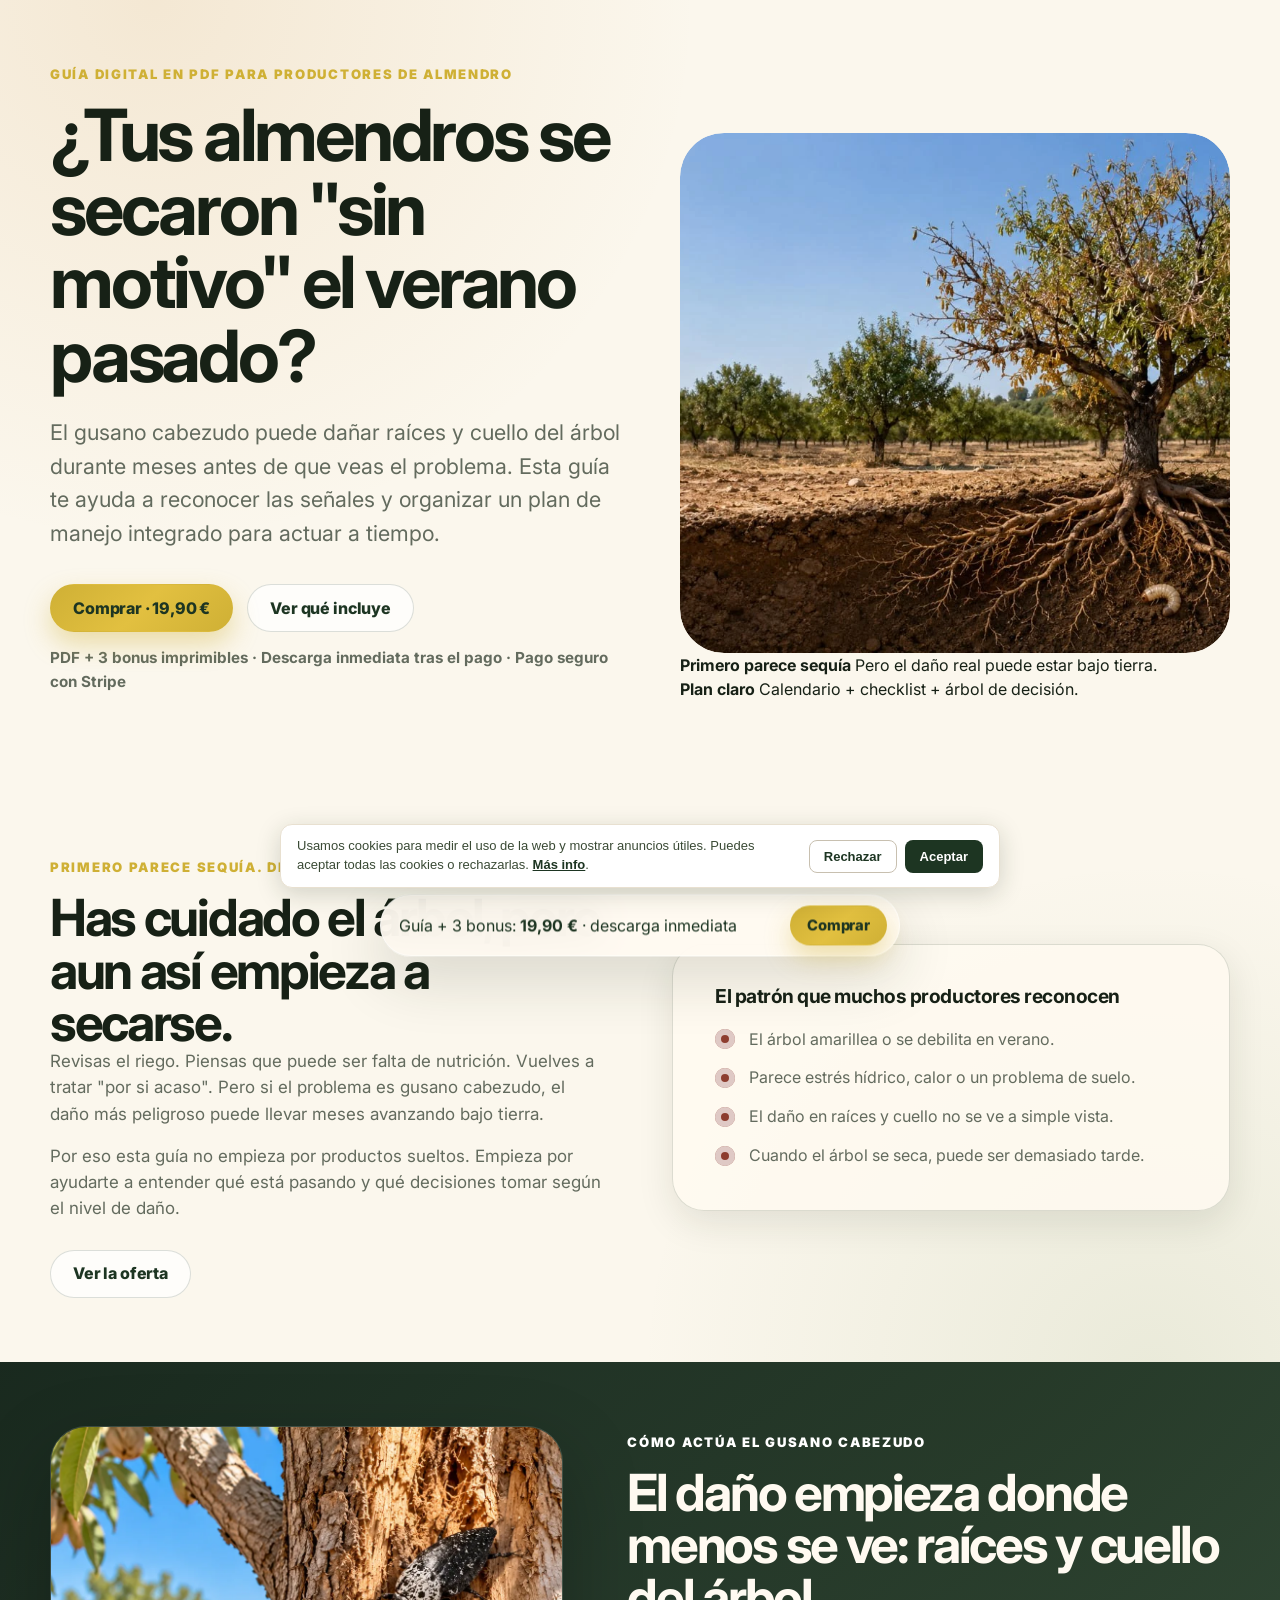
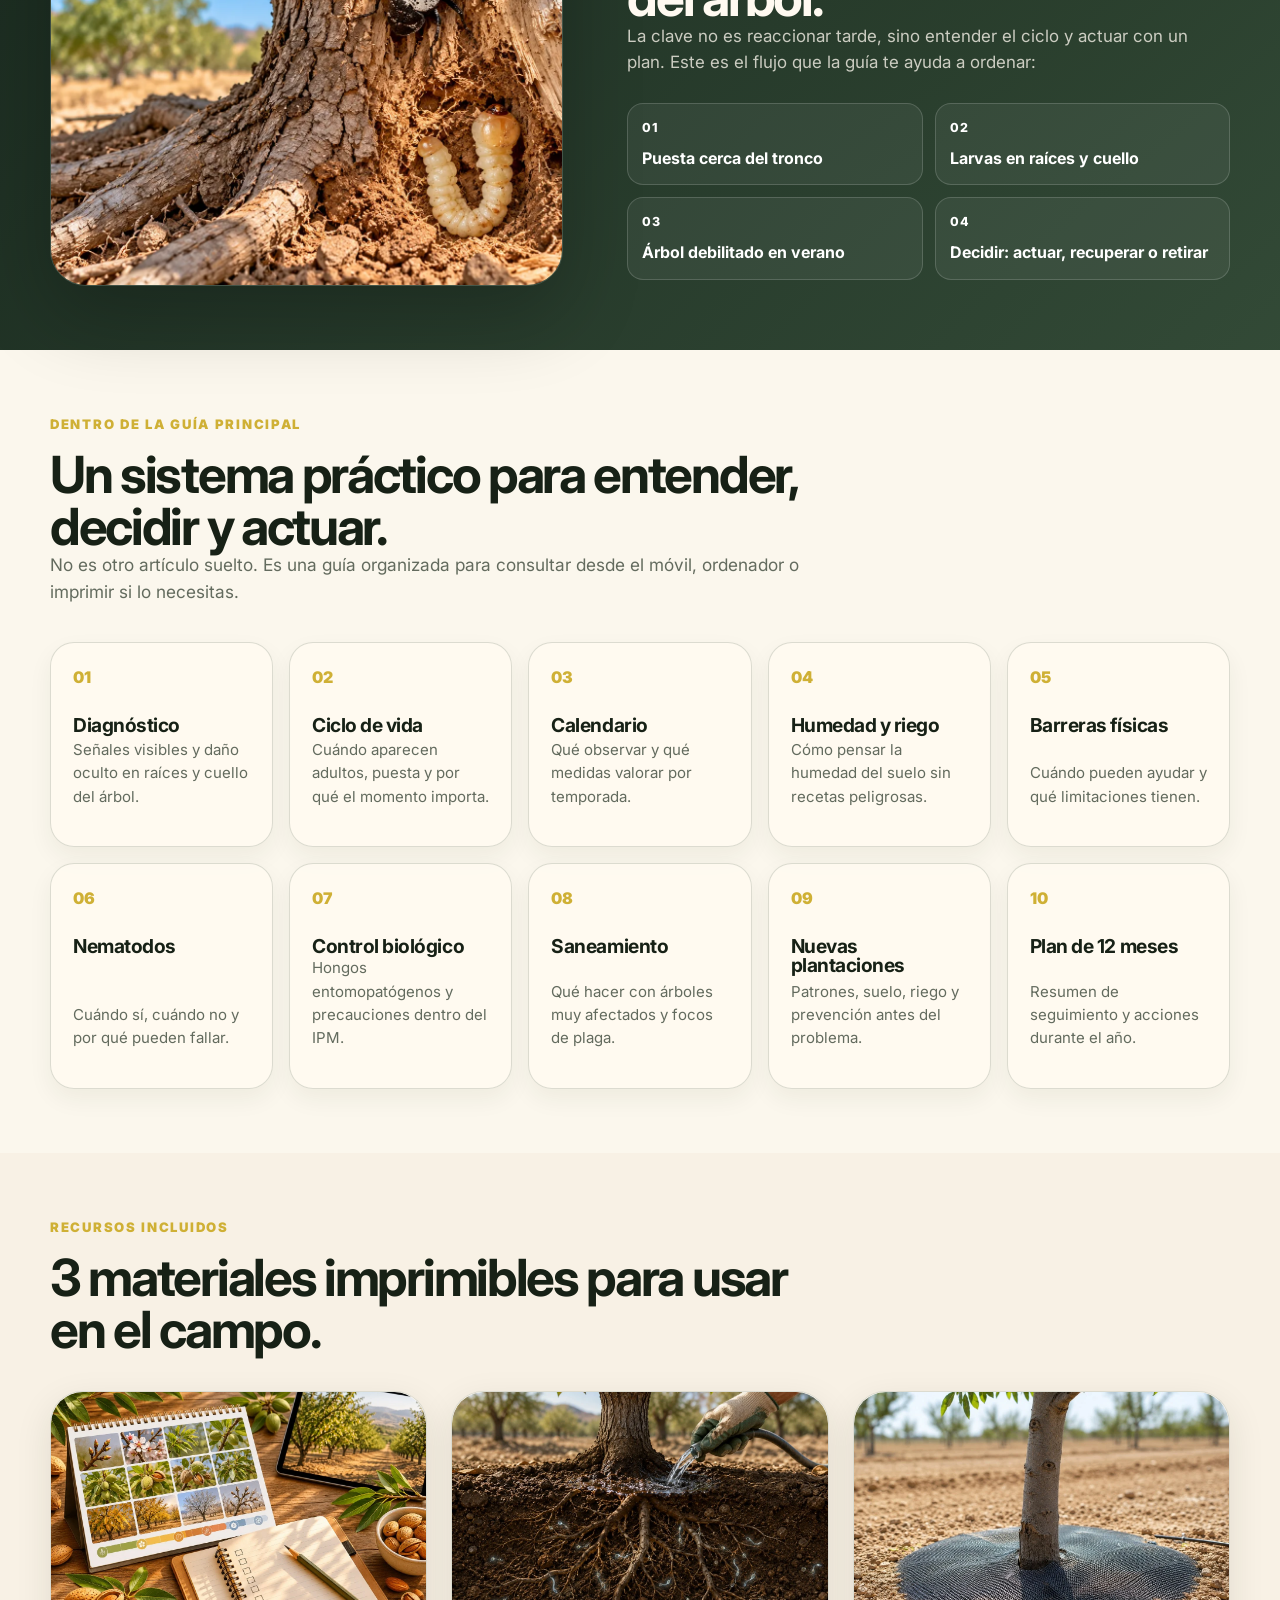
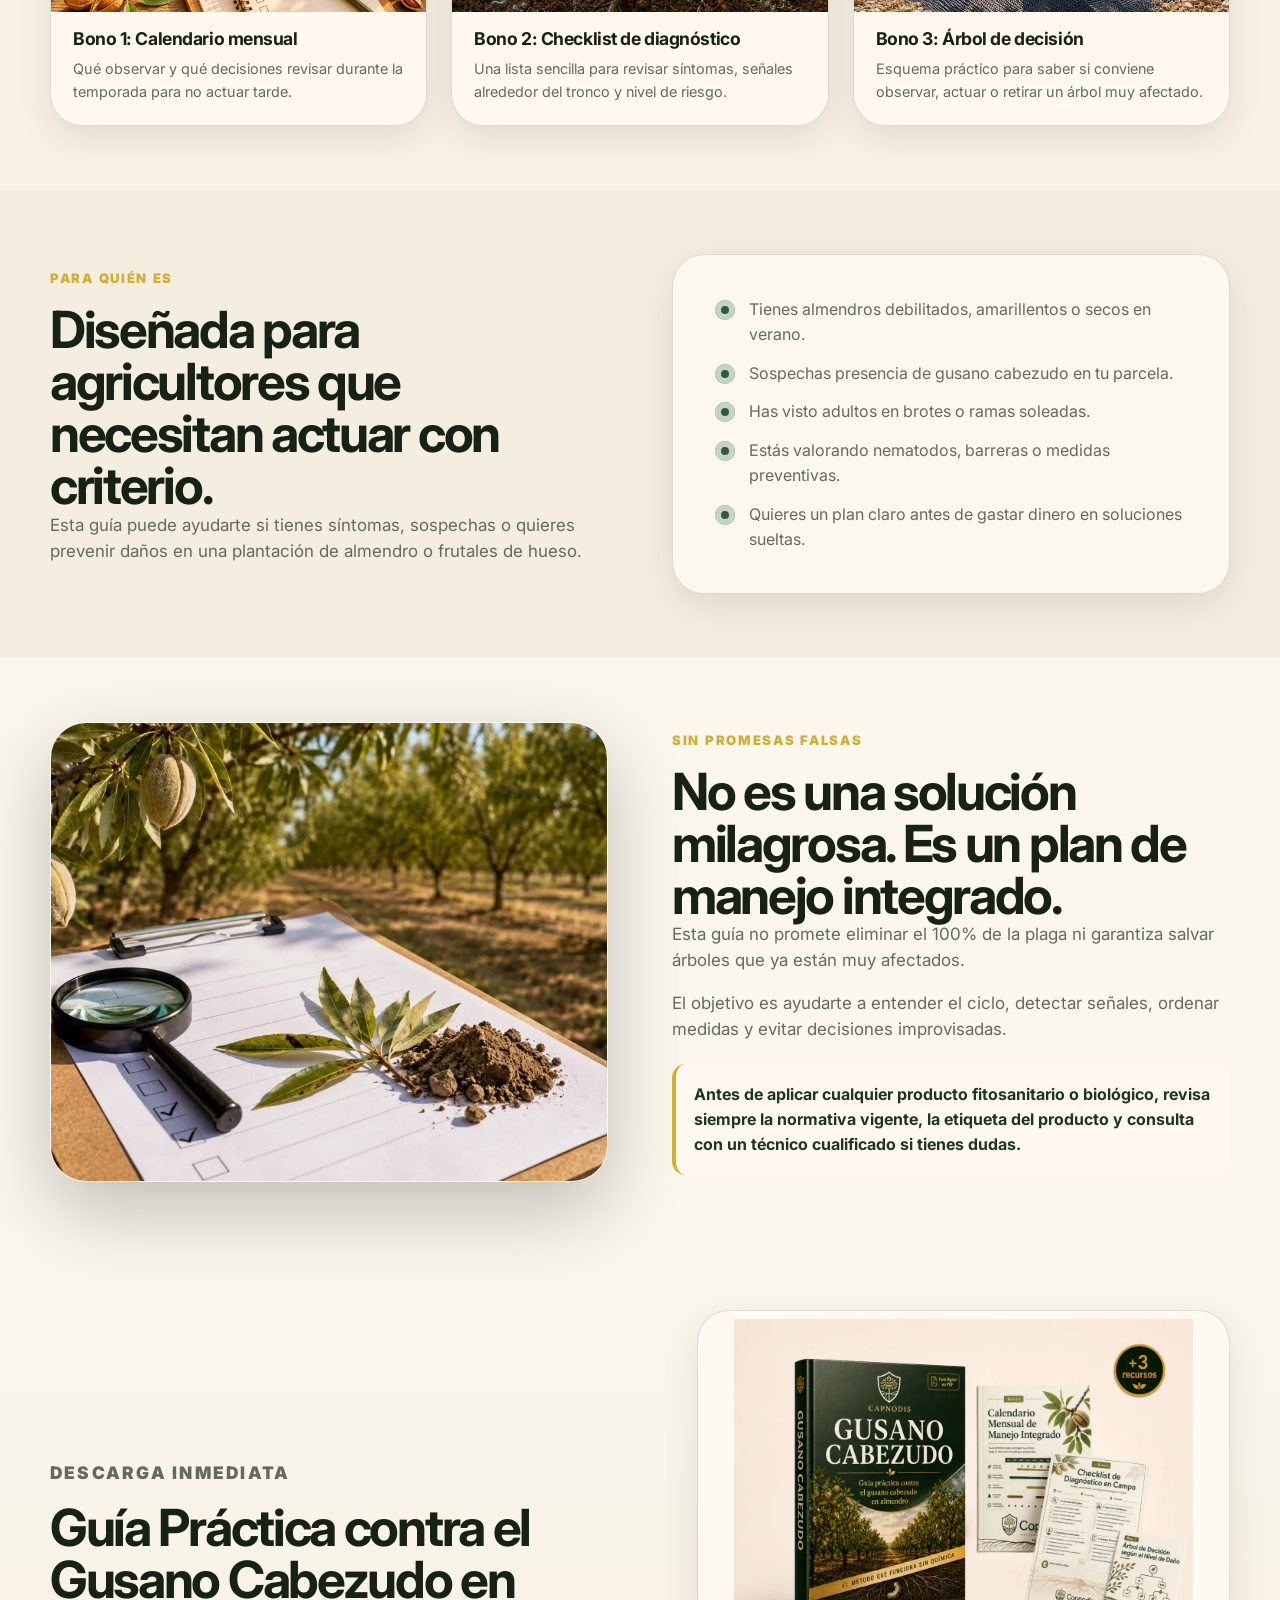
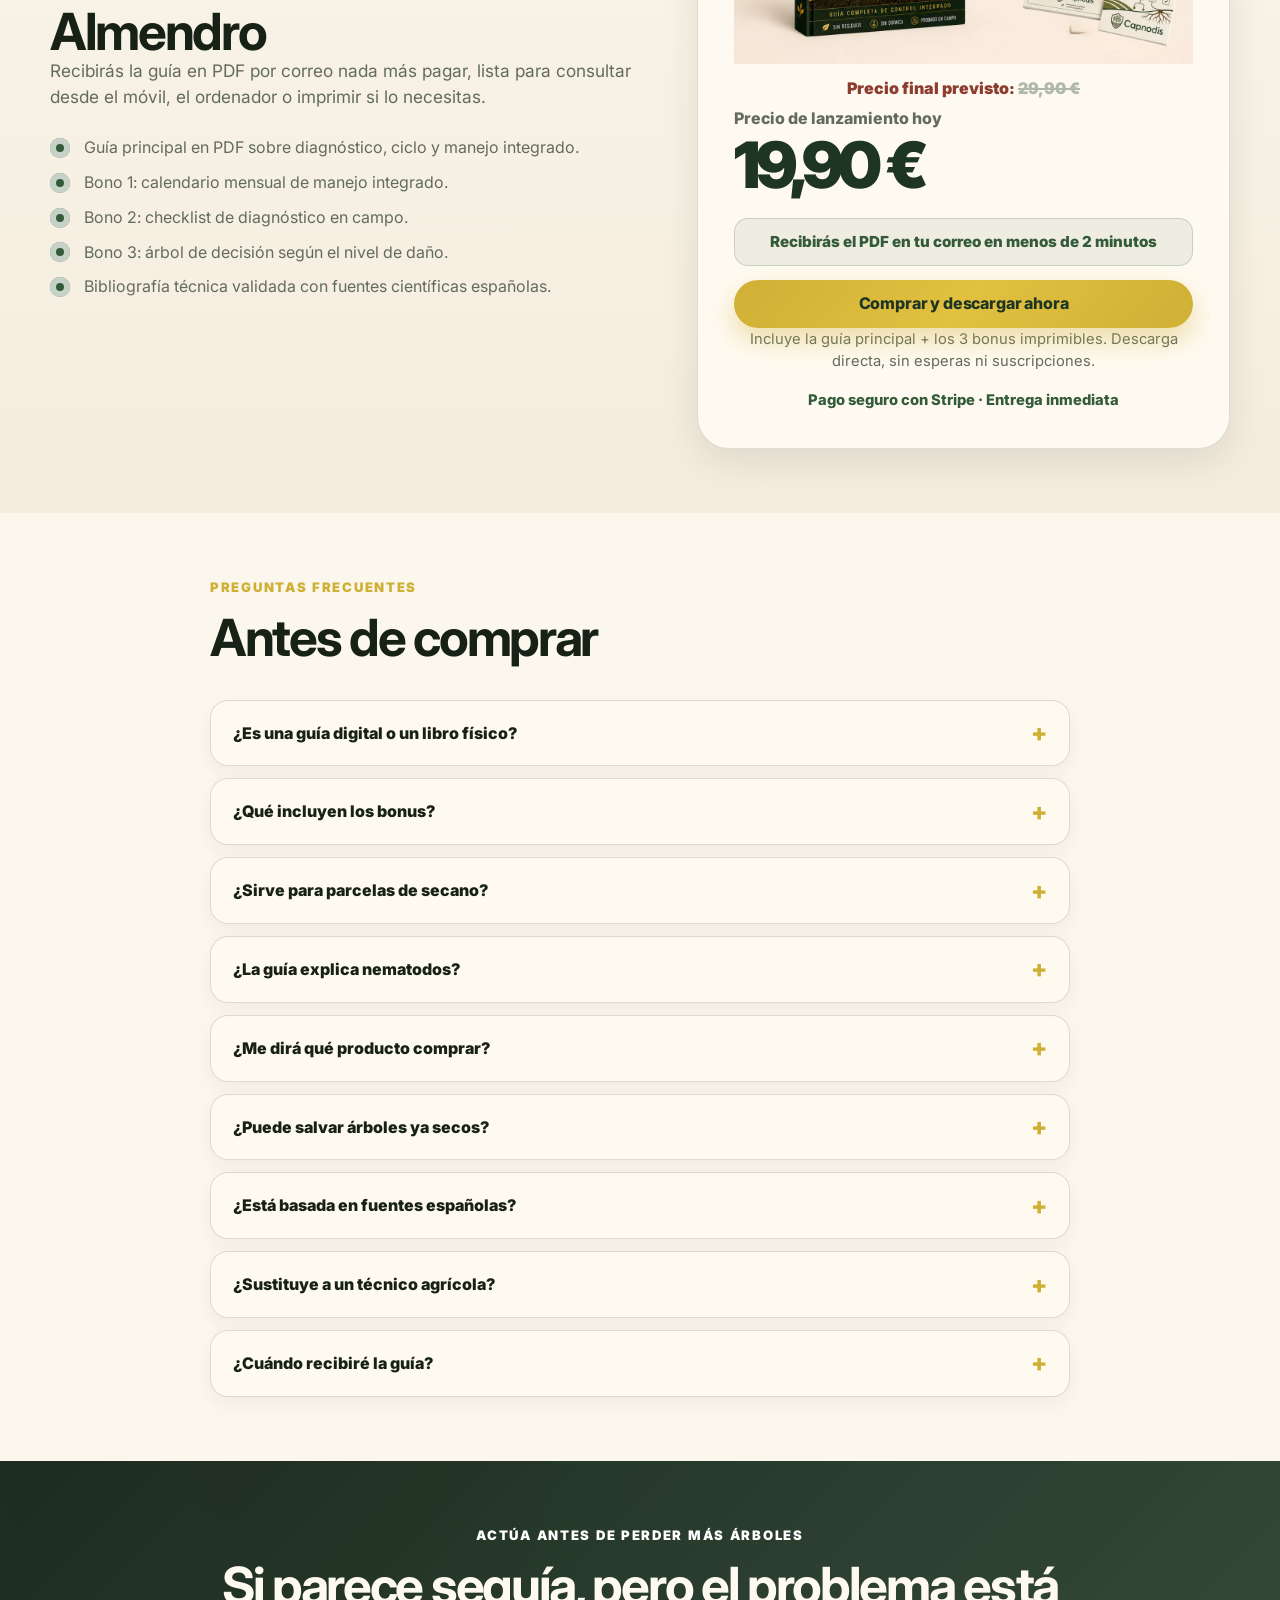
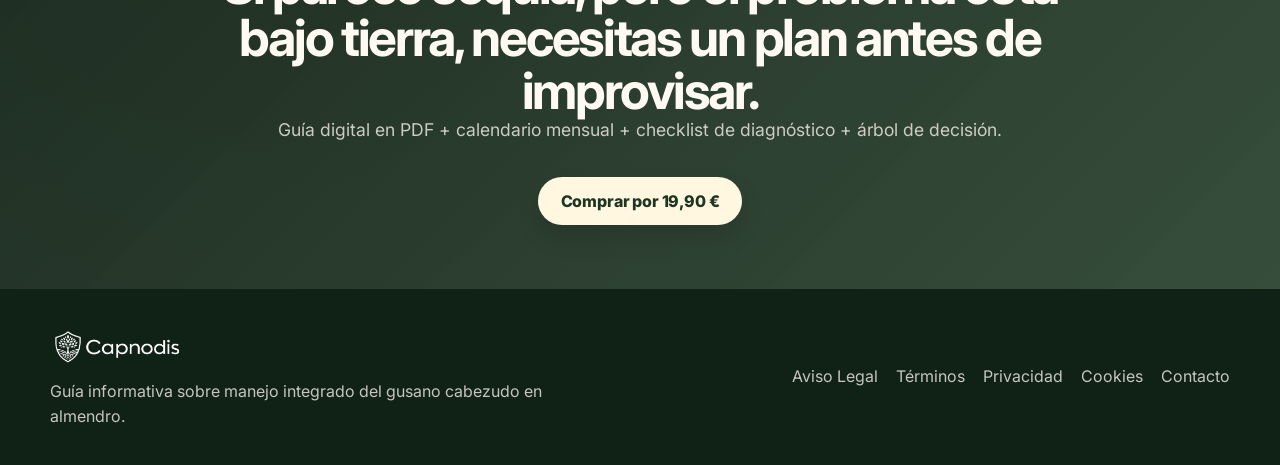
<file: index.html>
<!DOCTYPE html>
<html lang="es">
<head>
  <script>!function(w,d,s,u){if(w.oaiq)return;var q=function(){q.q.push(arguments)};q.q=[];w.oaiq=q;var j=d.createElement(s);j.async=1;j.src=u;var f=d.getElementsByTagName(s)[0];f.parentNode.insertBefore(j,f)}(window,document,"script","https://bzrcdn.openai.com/sdk/oaiq.min.js");oaiq("init",{pixelId:"B14UNGbwH5MmWwRkxPW2kx",debug:true});</script>
  <!-- Google tag (gtag.js) - Google Ads AW-18066535730 with Consent Mode v2 -->
  <script>
    window.dataLayer = window.dataLayer || [];
    function gtag(){dataLayer.push(arguments);}
    gtag('consent', 'default', {
      'analytics_storage': 'denied',
      'ad_storage': 'denied',
      'ad_user_data': 'denied',
      'ad_personalization': 'denied',
      'wait_for_update': 500
    });
    gtag('js', new Date());
  </script>
  <script async src="https://www.googletagmanager.com/gtag/js?id=AW-18066535730"></script>
  <script>
    gtag('config', 'AW-18066535730');
  </script>
  <meta charset="utf-8">
  <meta name="viewport" content="width=device-width, initial-scale=1">
  <title>Guía PDF contra el Gusano Cabezudo en Almendro | 19,90 €</title>
  <meta name="description" content="Guía digital en PDF para reconocer el gusano cabezudo en almendro, entender el daño bajo tierra y aplicar un plan de manejo integrado con calendario, checklist y árbol de decisión.">
  <meta name="robots" content="index,follow">
  <meta property="og:title" content="¿Tus almendros se secaron sin motivo?">
  <meta property="og:description" content="El daño puede empezar bajo tierra. Guía digital práctica contra el gusano cabezudo en almendro.">
  <meta property="og:type" content="website">
  <meta property="og:image" content="/assets/og-gusano-cabezudo.jpg">
  <meta name="theme-color" content="#263f2b">
  <link rel="icon" href="data:image/svg+xml,<svg xmlns=%22http://www.w3.org/2000/svg%22 viewBox=%220 0 100 100%22><text y=%22.9em%22 font-size=%2290%22>🌰</text></svg>" />
  <link rel="preconnect" href="https://fonts.googleapis.com" />
  <link rel="preconnect" href="https://fonts.gstatic.com" crossorigin />
  <link href="https://fonts.googleapis.com/css2?family=Inter:wght@400;500;600;700;800;850;900&display=swap" rel="stylesheet" />
  <link rel="stylesheet" href="styles.css" />
  <!-- Meta Pixel Code -->
  <script>
  !function(f,b,e,v,n,t,s)
  {if(f.fbq)return;n=f.fbq=function(){n.callMethod?
  n.callMethod.apply(n,arguments):n.queue.push(arguments)};
  if(!f._fbq)f._fbq=n;n.push=n;n.loaded=!0;n.version='2.0';
  n.queue=[];t=b.createElement(e);t.async=!0;
  t.src=v;s=b.getElementsByTagName(e)[0];
  s.parentNode.insertBefore(t,s)}(window,document,'script',
  'https://connect.facebook.net/en_US/fbevents.js');
  fbq('init','27089569284015382');
  fbq('track','PageView');
  fbq('track','ViewContent',{
    content_name:'Guía Práctica contra el Gusano Cabezudo en Almendro',
    content_category:'Digital PDF Guide',
    content_type:'product',
    content_ids:['capnodis_pdf_guide'],
    value:19.90,
    currency:'EUR'
  });
  </script>
  <noscript><img height="1" width="1" style="display:none"
  src="https://www.facebook.com/tr?id=27089569284015382&ev=PageView&noscript=1"/></noscript>
  <!-- End Meta Pixel Code -->
</head>
<body>

  <main id="main">
    <section class="hero section" id="top">
      <div class="container hero-grid">
        <div class="hero-copy reveal in-view">
          <p class="eyebrow">Guía digital en PDF para productores de almendro</p>
          <h1>¿Tus almendros se secaron "sin motivo" el verano pasado?</h1>
          <p class="lead">El gusano cabezudo puede dañar raíces y cuello del árbol durante meses antes de que veas el problema. Esta guía te ayuda a reconocer las señales y organizar un plan de manejo integrado para actuar a tiempo.</p>
          <div class="hero-actions">
            <a class="button button-primary" href="#precio" data-track="hero_buy_click">Comprar · 19,90 €</a>
            <a class="button button-secondary" href="#contenido" data-track="hero_content_click">Ver qué incluye</a>
          </div>
          <p class="hero-microcopy">PDF + 3 bonus imprimibles · Descarga inmediata tras el pago · Pago seguro con Stripe</p>
        </div>
        <div class="hero-visual reveal in-view" aria-label="Almendros afectados por sequía aparente y daño oculto">
          <div class="visual-card" role="img" aria-label="Fotografía de almendro con daño bajo tierra">
            <img src="assets/hero-almond-orchard.webp" alt="Almendro con daño en raíces y cuello — primero parece sequía" loading="eager">
          </div>
          <div class="floating-note note-root">
            <strong>Primero parece sequía</strong>
            <span>Pero el daño real puede estar bajo tierra.</span>
          </div>
          <div class="floating-note note-calendar">
            <strong>Plan claro</strong>
            <span>Calendario + checklist + árbol de decisión.</span>
          </div>
        </div>
      </div>
    </section>

    <section class="section story-section" id="problema">
      <div class="container two-col">
        <div class="section-copy reveal in-view">
          <p class="eyebrow">Primero parece sequía. Después ya es tarde.</p>
          <h2>Has cuidado el árbol, pero aun así empieza a secarse.</h2>
          <p>Revisas el riego. Piensas que puede ser falta de nutrición. Vuelves a tratar "por si acaso". Pero si el problema es gusano cabezudo, el daño más peligroso puede llevar meses avanzando bajo tierra.</p>
          <p>Por eso esta guía no empieza por productos sueltos. Empieza por ayudarte a entender qué está pasando y qué decisiones tomar según el nivel de daño.</p>
          <a class="button button-secondary inline-cta" href="#precio" data-track="story_cta">Ver la oferta</a>
        </div>
        <div class="story-card reveal in-view">
          <h3>El patrón que muchos productores reconocen</h3>
          <ul class="check-list danger-list">
            <li>El árbol amarillea o se debilita en verano.</li>
            <li>Parece estrés hídrico, calor o un problema de suelo.</li>
            <li>El daño en raíces y cuello no se ve a simple vista.</li>
            <li>Cuando el árbol se seca, puede ser demasiado tarde.</li>
          </ul>
        </div>
      </div>
    </section>

    <section class="section dark-section mechanism-section">
      <div class="container split-feature">
        <div class="root-visual reveal in-view" role="img" aria-label="Diagrama del daño bajo tierra en almendro">
          <img src="assets/root-damage-cutaway.webp" alt="Diagrama del daño bajo tierra en almendro" style="width:100%;height:100%;object-fit:cover;" loading="lazy">
        </div>
        <div class="section-copy reveal in-view">
          <p class="eyebrow light">Cómo actúa el gusano cabezudo</p>
          <h2>El daño empieza donde menos se ve: raíces y cuello del árbol.</h2>
          <p>La clave no es reaccionar tarde, sino entender el ciclo y actuar con un plan. Este es el flujo que la guía te ayuda a ordenar:</p>
          <div class="mechanism-grid">
            <article><span>01</span><strong>Puesta cerca del tronco</strong></article>
            <article><span>02</span><strong>Larvas en raíces y cuello</strong></article>
            <article><span>03</span><strong>Árbol debilitado en verano</strong></article>
            <article><span>04</span><strong>Decidir: actuar, recuperar o retirar</strong></article>
          </div>
        </div>
      </div>
    </section>

    <section class="section" id="contenido">
      <div class="container">
        <div class="section-head reveal in-view">
          <p class="eyebrow">Dentro de la guía principal</p>
          <h2>Un sistema práctico para entender, decidir y actuar.</h2>
          <p>No es otro artículo suelto. Es una guía organizada para consultar desde el móvil, ordenador o imprimir si lo necesitas.</p>
        </div>
        <div class="modules-grid">
          <article class="module-card reveal in-view"><span>01</span><h3>Diagnóstico</h3><p>Señales visibles y daño oculto en raíces y cuello del árbol.</p></article>
          <article class="module-card reveal in-view"><span>02</span><h3>Ciclo de vida</h3><p>Cuándo aparecen adultos, puesta y por qué el momento importa.</p></article>
          <article class="module-card reveal in-view"><span>03</span><h3>Calendario</h3><p>Qué observar y qué medidas valorar por temporada.</p></article>
          <article class="module-card reveal in-view"><span>04</span><h3>Humedad y riego</h3><p>Cómo pensar la humedad del suelo sin recetas peligrosas.</p></article>
          <article class="module-card reveal in-view"><span>05</span><h3>Barreras físicas</h3><p>Cuándo pueden ayudar y qué limitaciones tienen.</p></article>
          <article class="module-card reveal in-view"><span>06</span><h3>Nematodos</h3><p>Cuándo sí, cuándo no y por qué pueden fallar.</p></article>
          <article class="module-card reveal in-view"><span>07</span><h3>Control biológico</h3><p>Hongos entomopatógenos y precauciones dentro del IPM.</p></article>
          <article class="module-card reveal in-view"><span>08</span><h3>Saneamiento</h3><p>Qué hacer con árboles muy afectados y focos de plaga.</p></article>
          <article class="module-card reveal in-view"><span>09</span><h3>Nuevas plantaciones</h3><p>Patrones, suelo, riego y prevención antes del problema.</p></article>
          <article class="module-card reveal in-view"><span>10</span><h3>Plan de 12 meses</h3><p>Resumen de seguimiento y acciones durante el año.</p></article>
        </div>
      </div>
    </section>

    <section class="section evidence-section" id="recursos">
      <div class="container">
        <div class="section-head reveal in-view">
          <p class="eyebrow">Recursos incluidos</p>
          <h2>3 materiales imprimibles para usar en el campo.</h2>
        </div>
        <div class="evidence-grid">
          <article class="evidence-card reveal in-view">
            <div class="evidence-img">
              <img src="assets/calendar-plan.webp" alt="Calendario mensual de manejo integrado" loading="lazy">
            </div>
            <h3>Bono 1: Calendario mensual</h3>
            <p>Qué observar y qué decisiones revisar durante la temporada para no actuar tarde.</p>
          </article>
          <article class="evidence-card reveal in-view">
            <div class="evidence-img">
              <img src="assets/nematodes-biocontrol.webp" alt="Checklist de diagnóstico en campo" loading="lazy">
            </div>
            <h3>Bono 2: Checklist de diagnóstico</h3>
            <p>Una lista sencilla para revisar síntomas, señales alrededor del tronco y nivel de riesgo.</p>
          </article>
          <article class="evidence-card reveal in-view">
            <div class="evidence-img">
              <img src="assets/trunk-barrier.webp" alt="Árbol de decisión según nivel de daño" loading="lazy">
            </div>
            <h3>Bono 3: Árbol de decisión</h3>
            <p>Esquema práctico para saber si conviene observar, actuar o retirar un árbol muy afectado.</p>
          </article>
        </div>
      </div>
    </section>

    <section class="section bonus-section" id="bonos" style="display:none">
      <div class="container">
        <div class="section-head reveal in-view">
          <p class="eyebrow">+ 3 bonus prácticos de regalo</p>
          <h2>Recursos imprimibles para llevar el plan al campo.</h2>
          <p>Además de la guía principal, recibirás tres materiales pensados para imprimir, llevar a la parcela o consultar desde el móvil.</p>
        </div>
        <div class="bonus-grid">
          <article class="bonus-card reveal in-view">
            <div class="bonus-mockup">
              <img src="assets/Bono1.webp" alt="Bono 1 — Calendario mensual de manejo integrado" loading="lazy">
            </div>
            <span class="bonus-number">Bono 1</span>
            <h3>Calendario mensual de manejo integrado</h3>
            <p>Qué observar y qué decisiones revisar durante la temporada para no actuar tarde.</p>
          </article>
          <article class="bonus-card reveal in-view">
            <div class="bonus-mockup">
              <img src="assets/Bono2.webp" alt="Bono 2 — Checklist de diagnóstico en campo" loading="lazy">
            </div>
            <span class="bonus-number">Bono 2</span>
            <h3>Checklist de diagnóstico en campo</h3>
            <p>Una lista sencilla para revisar síntomas, señales alrededor del tronco y nivel de riesgo.</p>
          </article>
          <article class="bonus-card reveal in-view">
            <div class="bonus-mockup">
              <img src="assets/Bono 3.webp" alt="Bono 3 — Árbol de decisión según nivel de daño" loading="lazy">
            </div>
            <span class="bonus-number">Bono 3</span>
            <h3>Árbol de decisión según el nivel de daño</h3>
            <p>Un esquema práctico para saber si conviene observar, actuar, reforzar prevención o retirar un árbol muy afectado.</p>
          </article>
        </div>
        <div class="bonus-cta reveal in-view">
          <strong>Guía digital en PDF + 3 recursos imprimibles</strong>
          <a class="button button-primary" href="#precio" data-track="bonus_cta">Comprar por 19,90 €</a>
        </div>
      </div>
    </section>

    <section class="section soft-section" id="para-quien">
      <div class="container two-col reverse-mobile">
        <div class="section-copy reveal in-view">
          <p class="eyebrow">Para quién es</p>
          <h2>Diseñada para agricultores que necesitan actuar con criterio.</h2>
          <p>Esta guía puede ayudarte si tienes síntomas, sospechas o quieres prevenir daños en una plantación de almendro o frutales de hueso.</p>
        </div>
        <div class="audience-card reveal in-view">
          <ul class="check-list">
            <li>Tienes almendros debilitados, amarillentos o secos en verano.</li>
            <li>Sospechas presencia de gusano cabezudo en tu parcela.</li>
            <li>Has visto adultos en brotes o ramas soleadas.</li>
            <li>Estás valorando nematodos, barreras o medidas preventivas.</li>
            <li>Quieres un plan claro antes de gastar dinero en soluciones sueltas.</li>
          </ul>
        </div>
      </div>
    </section>

    <section class="section no-miracle">
      <div class="container two-col">
        <div class="diagnosis-visual reveal in-view" role="img" aria-label="Diagnóstico y manejo integrado en campo">
          <img src="assets/diagnosis-integrated-plan.webp" alt="Diagnóstico y manejo integrado" style="width:100%;height:100%;object-fit:cover;" loading="lazy">
        </div>
        <div class="section-copy reveal in-view">
          <p class="eyebrow">Sin promesas falsas</p>
          <h2>No es una solución milagrosa. Es un plan de manejo integrado.</h2>
          <p>Esta guía no promete eliminar el 100% de la plaga ni garantiza salvar árboles que ya están muy afectados.</p>
          <p>El objetivo es ayudarte a entender el ciclo, detectar señales, ordenar medidas y evitar decisiones improvisadas.</p>
          <div class="warning-box">
            Antes de aplicar cualquier producto fitosanitario o biológico, revisa siempre la normativa vigente, la etiqueta del producto y consulta con un técnico cualificado si tienes dudas.
          </div>
        </div>
      </div>
    </section>

    <section class="section price-section" id="precio">
      <div class="container price-grid">
        <div class="offer-copy reveal in-view">
          <p class="eyebrow">Descarga inmediata</p>
          <h2>Guía Práctica contra el Gusano Cabezudo en Almendro</h2>
          <p>Recibirás la guía en PDF por correo nada más pagar, lista para consultar desde el móvil, el ordenador o imprimir si lo necesitas.</p>
          <ul class="check-list compact">
            <li>Guía principal en PDF sobre diagnóstico, ciclo y manejo integrado.</li>
            <li>Bono 1: calendario mensual de manejo integrado.</li>
            <li>Bono 2: checklist de diagnóstico en campo.</li>
            <li>Bono 3: árbol de decisión según el nivel de daño.</li>
            <li>Bibliografía técnica validada con fuentes científicas españolas.</li>
          </ul>
        </div>
        <aside class="price-card reveal in-view" aria-label="Caja de compra">
          <div class="book-mockup" role="img" aria-label="Bundle completo — guía PDF y 3 bonus">
            <img src="assets/bundle.webp" alt="Guía Gusano Cabezudo PDF + 3 bonus imprimibles" loading="lazy">
          </div>
          <p class="price-anchor">Precio final previsto: <s>29,90 €</s></p>
          <p class="price-label">Precio de lanzamiento hoy</p>
          <div class="price">19,90 €</div>
          <p class="delivery-note">Recibirás el PDF en tu correo en menos de 2 minutos</p>
          <a class="button button-primary button-full" href="https://buy.stripe.com/3cI14na87fpS65O5cRd7q00" data-checkout data-track="checkout_click">Comprar y descargar ahora</a>
          <p class="guarantee">Incluye la guía principal + los 3 bonus imprimibles. Descarga directa, sin esperas ni suscripciones.</p>
          <div class="secure-note">Pago seguro con Stripe · Entrega inmediata</div>
        </aside>
      </div>
    </section>

    <section class="section faq-section" id="faq">
      <div class="container narrow">
        <div class="section-head reveal in-view">
          <p class="eyebrow">Preguntas frecuentes</p>
          <h2>Antes de comprar</h2>
        </div>
        <div class="faq-list reveal in-view" data-faq-list>
          <details>
            <summary>¿Es una guía digital o un libro físico?</summary>
            <p>Es una guía digital en PDF. Podrás leerla desde el móvil, ordenador o imprimir las partes que necesites.</p>
          </details>
          <details>
            <summary>¿Qué incluyen los bonus?</summary>
            <p>Incluye un calendario mensual de manejo integrado, un checklist de diagnóstico en campo y un árbol de decisión según el nivel de daño.</p>
          </details>
          <details>
            <summary>¿Sirve para parcelas de secano?</summary>
            <p>Sí, pero con limitaciones importantes. Algunas medidas, como el manejo de humedad o los nematodos, son más difíciles en secano. La guía explica cuándo tienen sentido y cuándo pueden no ser viables.</p>
          </details>
          <details>
            <summary>¿La guía explica nematodos?</summary>
            <p>Sí. Incluye una sección específica sobre nematodos entomopatógenos, sus condiciones de aplicación, limitaciones y errores comunes.</p>
          </details>
          <details>
            <summary>¿Me dirá qué producto comprar?</summary>
            <p>No es una lista comercial de productos. La guía explica criterios para tomar decisiones y qué preguntas hacer antes de comprar o aplicar una solución.</p>
          </details>
          <details>
            <summary>¿Puede salvar árboles ya secos?</summary>
            <p>No podemos prometer eso. Si el daño interno es avanzado, puede que el árbol no sea recuperable. La guía incluye criterios para valorar cuándo intentar actuar y cuándo puede ser mejor eliminar el árbol para reducir el ciclo de la plaga.</p>
          </details>
          <details>
            <summary>¿Está basada en fuentes españolas?</summary>
            <p>Sí. La guía utiliza fuentes técnicas españolas como IFAPA/RAIF, además de estudios científicos sobre manejo integrado, nematodos y hongos entomopatógenos.</p>
          </details>
          <details>
            <summary>¿Sustituye a un técnico agrícola?</summary>
            <p>No. Es una guía informativa y práctica. Para decisiones fitosanitarias concretas, tratamientos y normativa vigente, consulta siempre con un técnico cualificado.</p>
          </details>
          <details>
            <summary>¿Cuándo recibiré la guía?</summary>
            <p>Al instante. En cuanto se confirma el pago recibirás un correo con el enlace de descarga de la guía y los 3 bonus, normalmente en menos de 2 minutos. También aparecen los botones de descarga directa en la página de confirmación. Si no ves el correo, revisa la carpeta de spam o escríbenos a Infinitycreativeltd@gmail.com y lo resolvemos el mismo día.</p>
          </details>
        </div>
      </div>
    </section>

    <section class="final-cta section">
      <div class="container narrow reveal in-view">
        <p class="eyebrow light">Actúa antes de perder más árboles</p>
        <h2>Si parece sequía, pero el problema está bajo tierra, necesitas un plan antes de improvisar.</h2>
        <p>Guía digital en PDF + calendario mensual + checklist de diagnóstico + árbol de decisión.</p>
        <a class="button button-light" href="#precio" data-track="final_cta">Comprar por 19,90 €</a>
      </div>
    </section>
  </main>

  <footer class="site-footer">
    <div class="container footer-grid">
      <div>
        <picture>
          <source srcset="assets/logo-white.webp" type="image/webp">
          <img src="assets/logo-white.png" alt="Capnodis" style="height:44px;width:auto;display:block;margin-bottom:10px;">
        </picture>
        <p>Guía informativa sobre manejo integrado del gusano cabezudo en almendro.</p>
      </div>
      <div class="footer-links">
        <a href="aviso-legal.html">Aviso Legal</a>
        <a href="terminos-condiciones.html">Términos</a>
        <a href="politica-privacidad.html">Privacidad</a>
        <a href="politica-cookies.html">Cookies</a>
        <a href="mailto:Infinitycreativeltd@gmail.com">Contacto</a>
      </div>
    </div>
  </footer>

  <div class="sticky-buy" data-sticky-buy>
    <span>Guía + 3 bonus: <strong>19,90 €</strong> · descarga inmediata</span>
    <a class="button button-primary button-small" href="#precio" data-track="sticky_buy">Comprar</a>
  </div>

  <script src="script.js"></script>
  <link rel="stylesheet" href="consent.css">
  <script src="consent.js"></script>
</body>
</html>
</file>
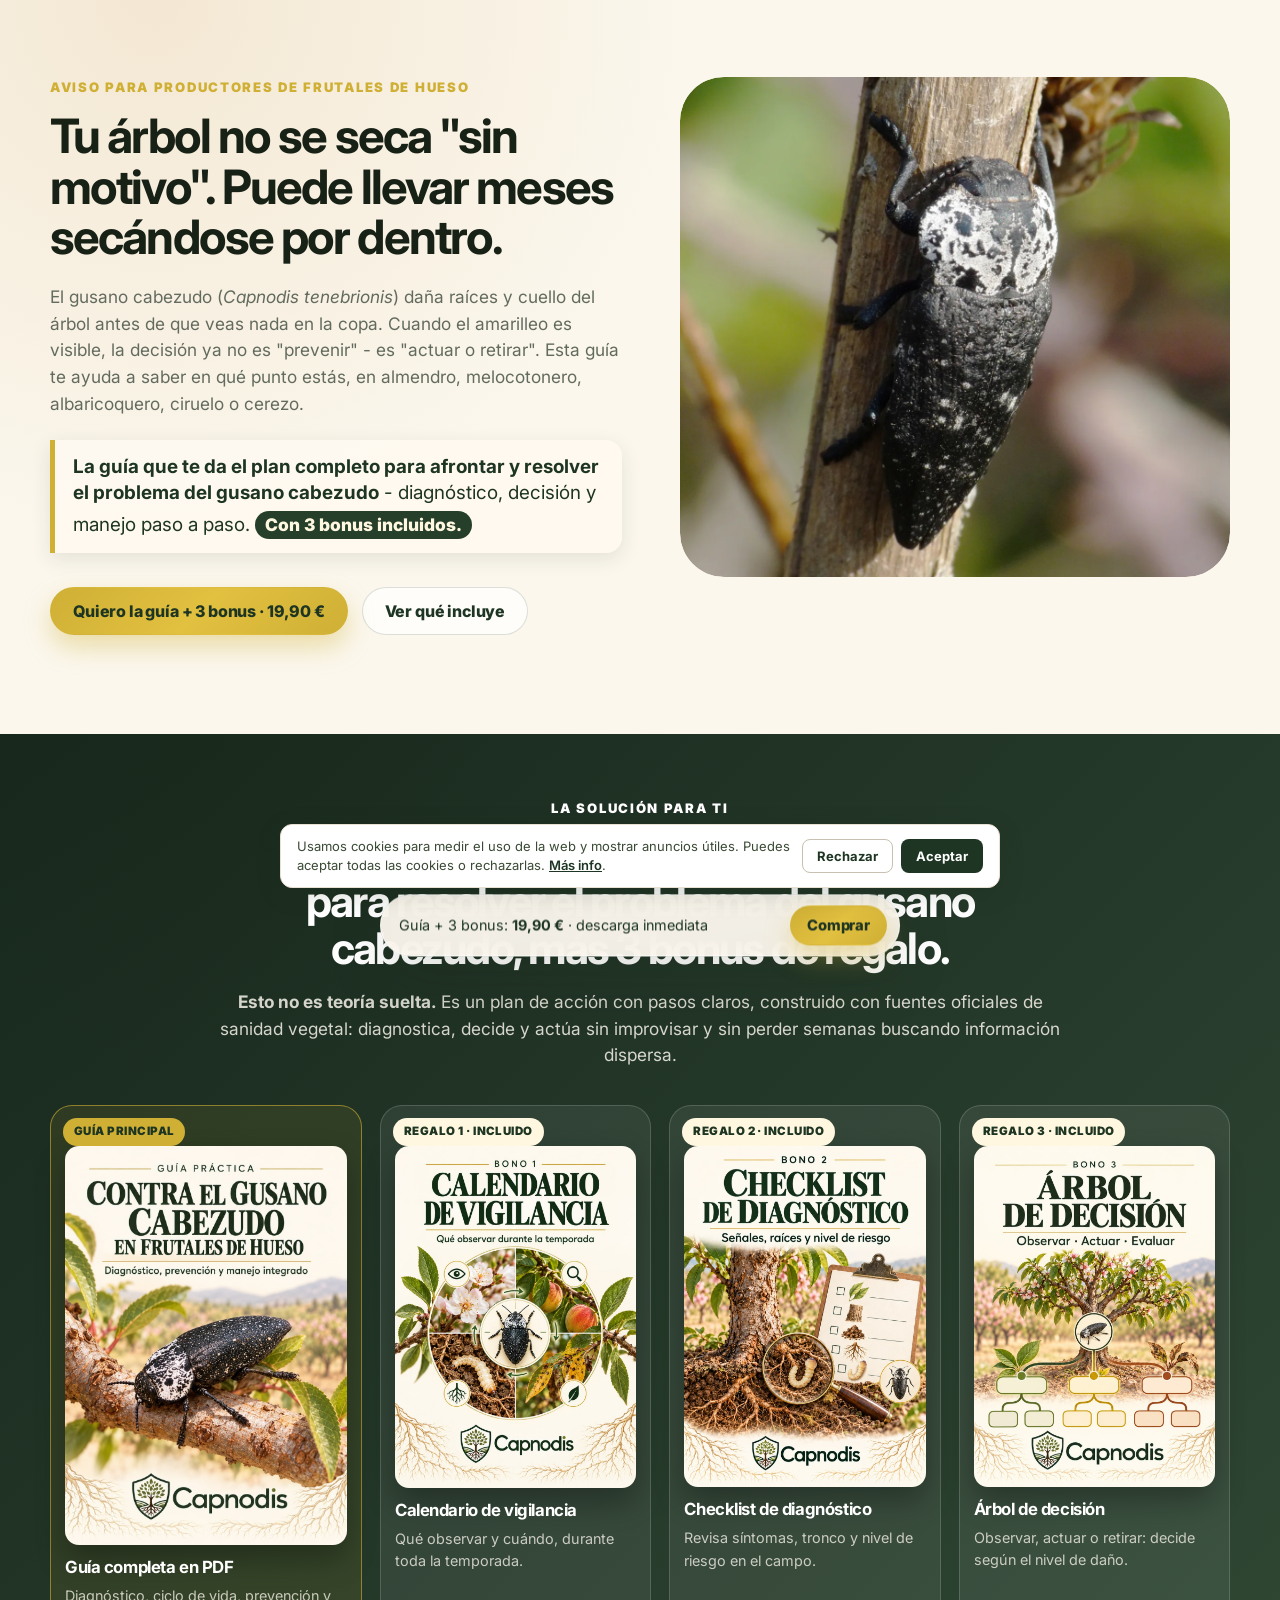
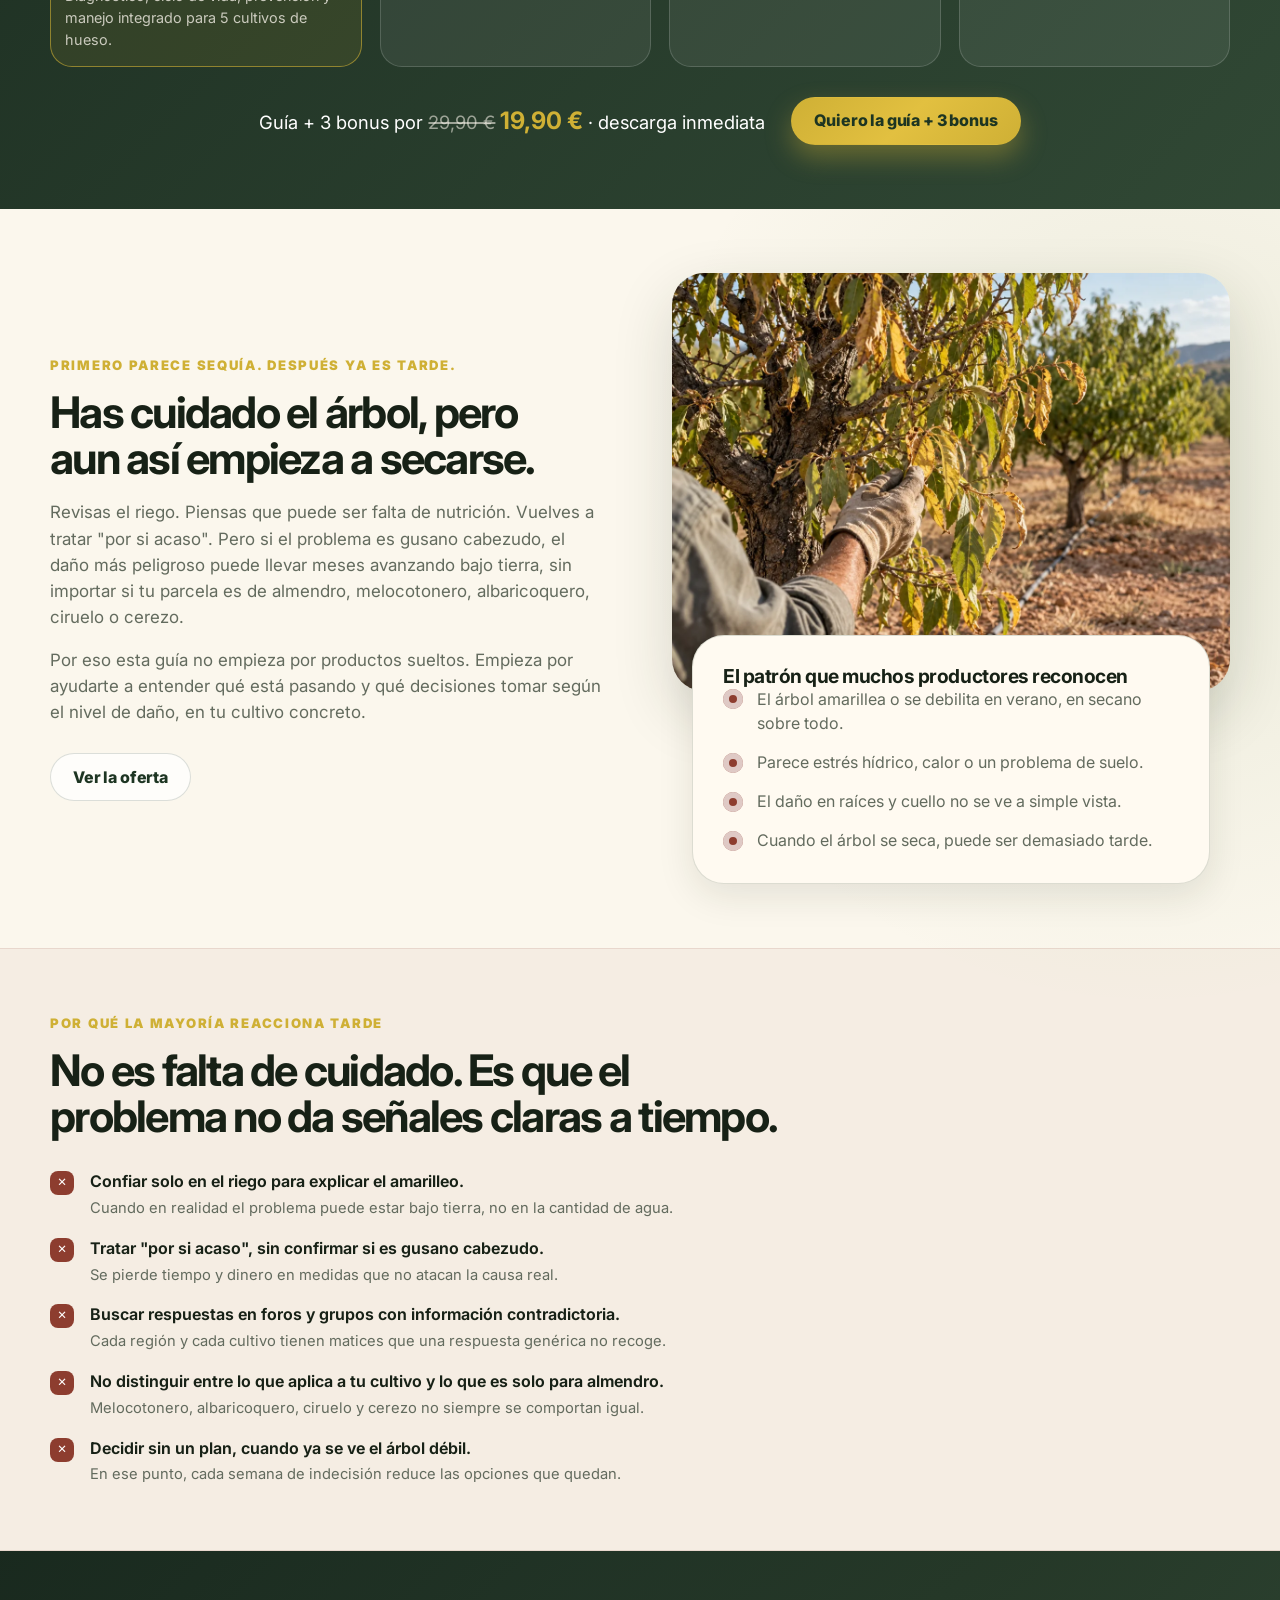
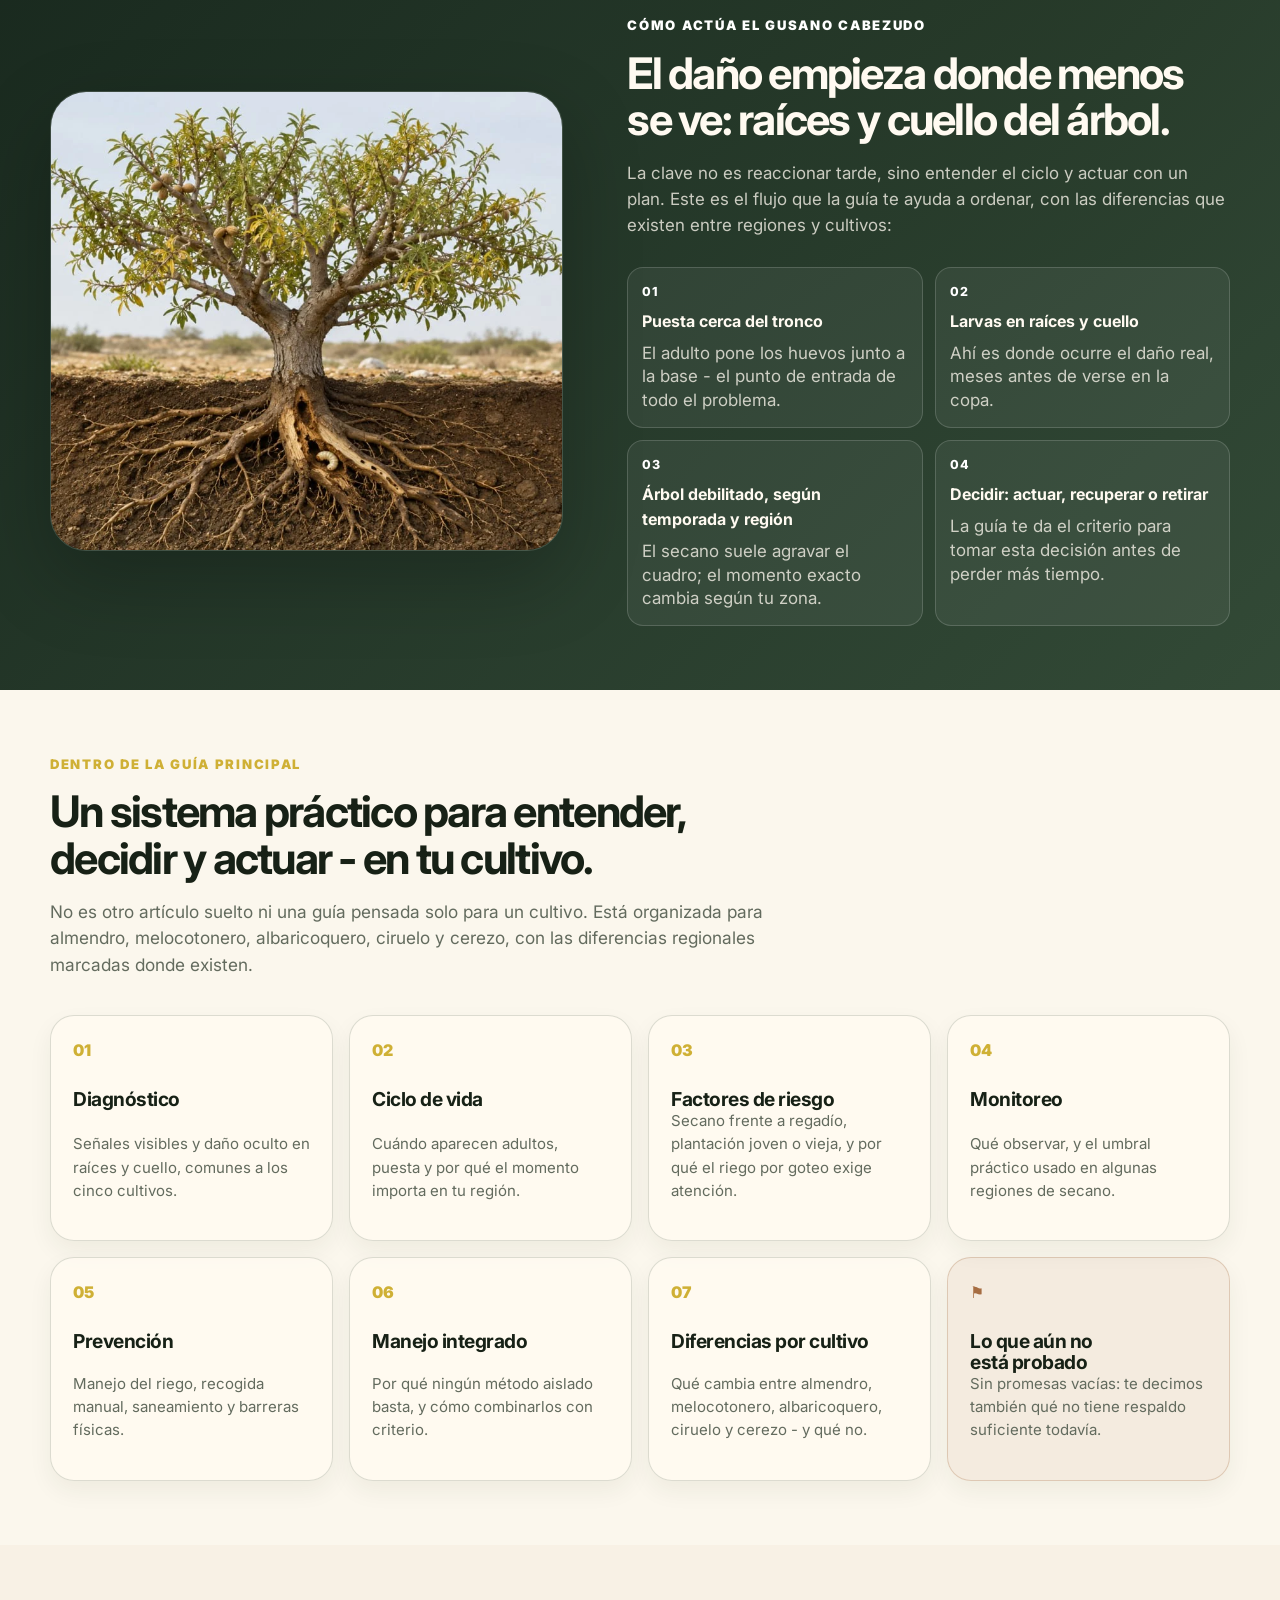
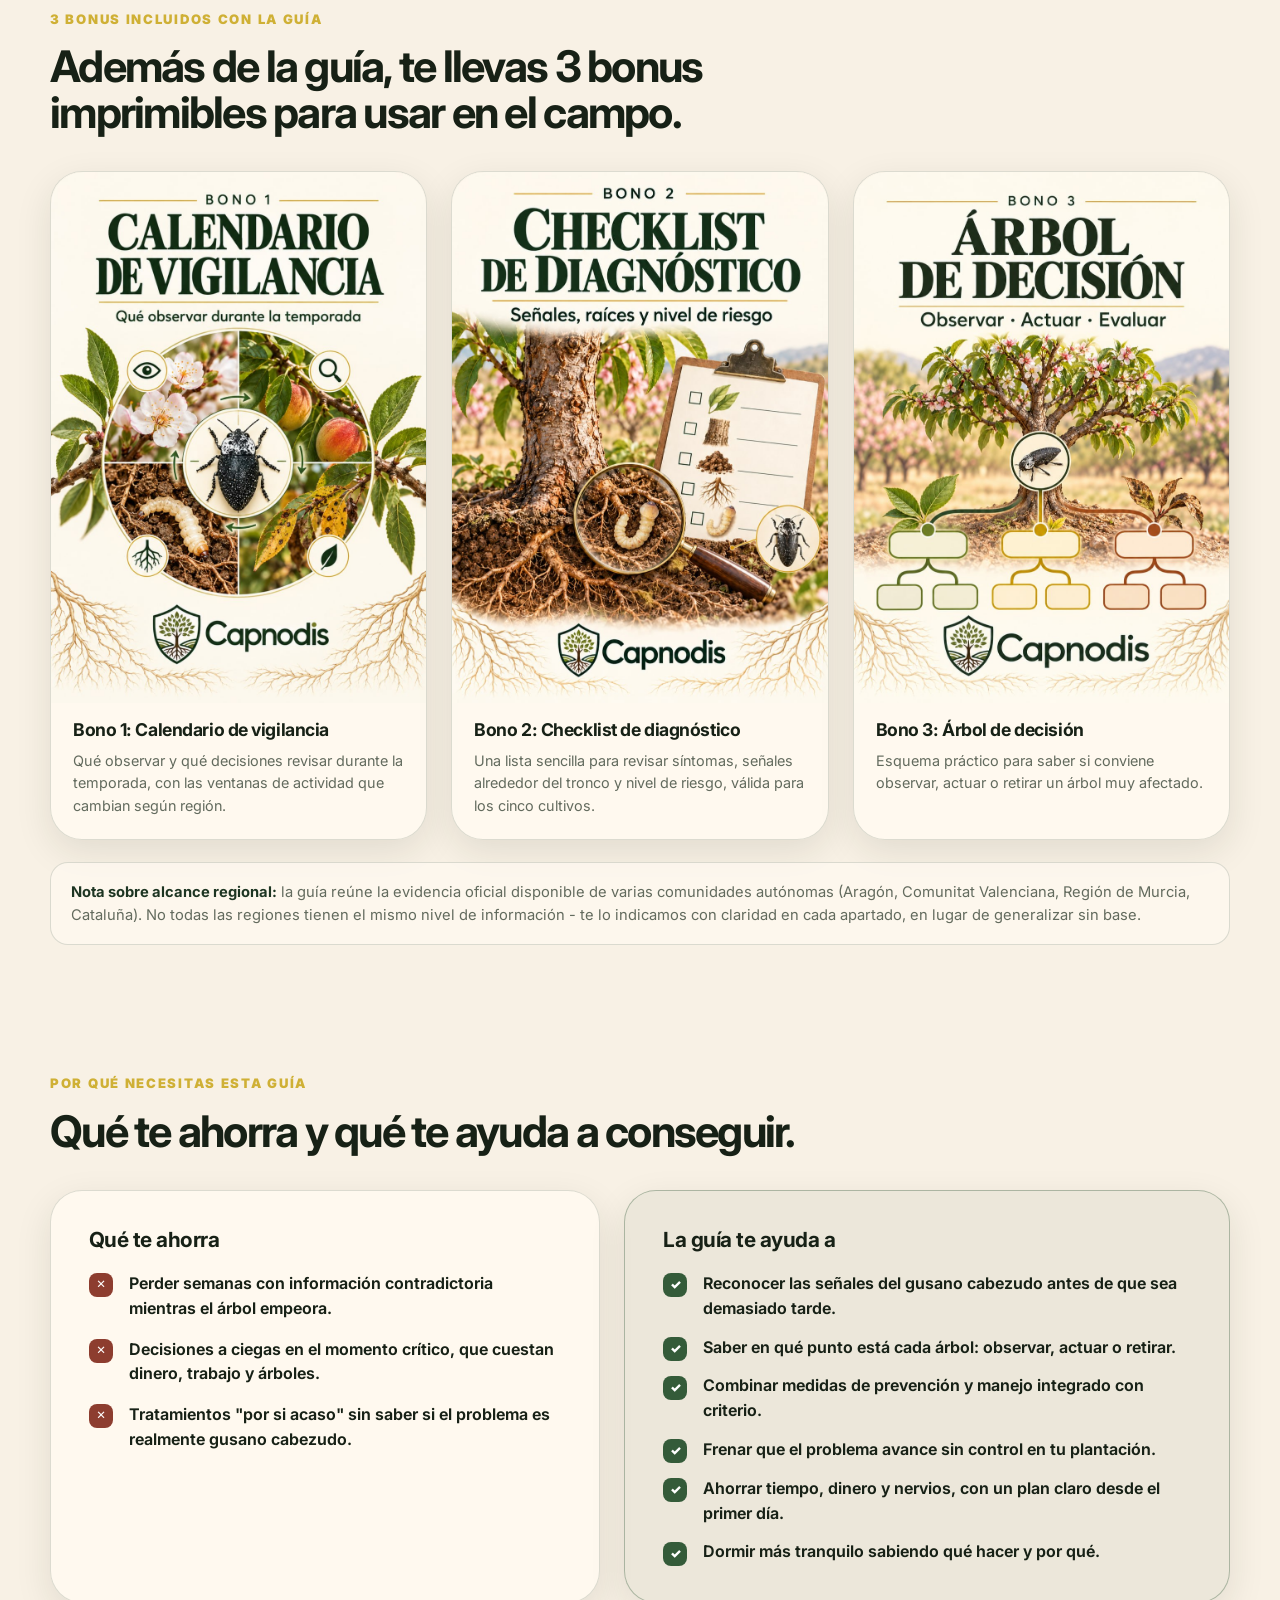
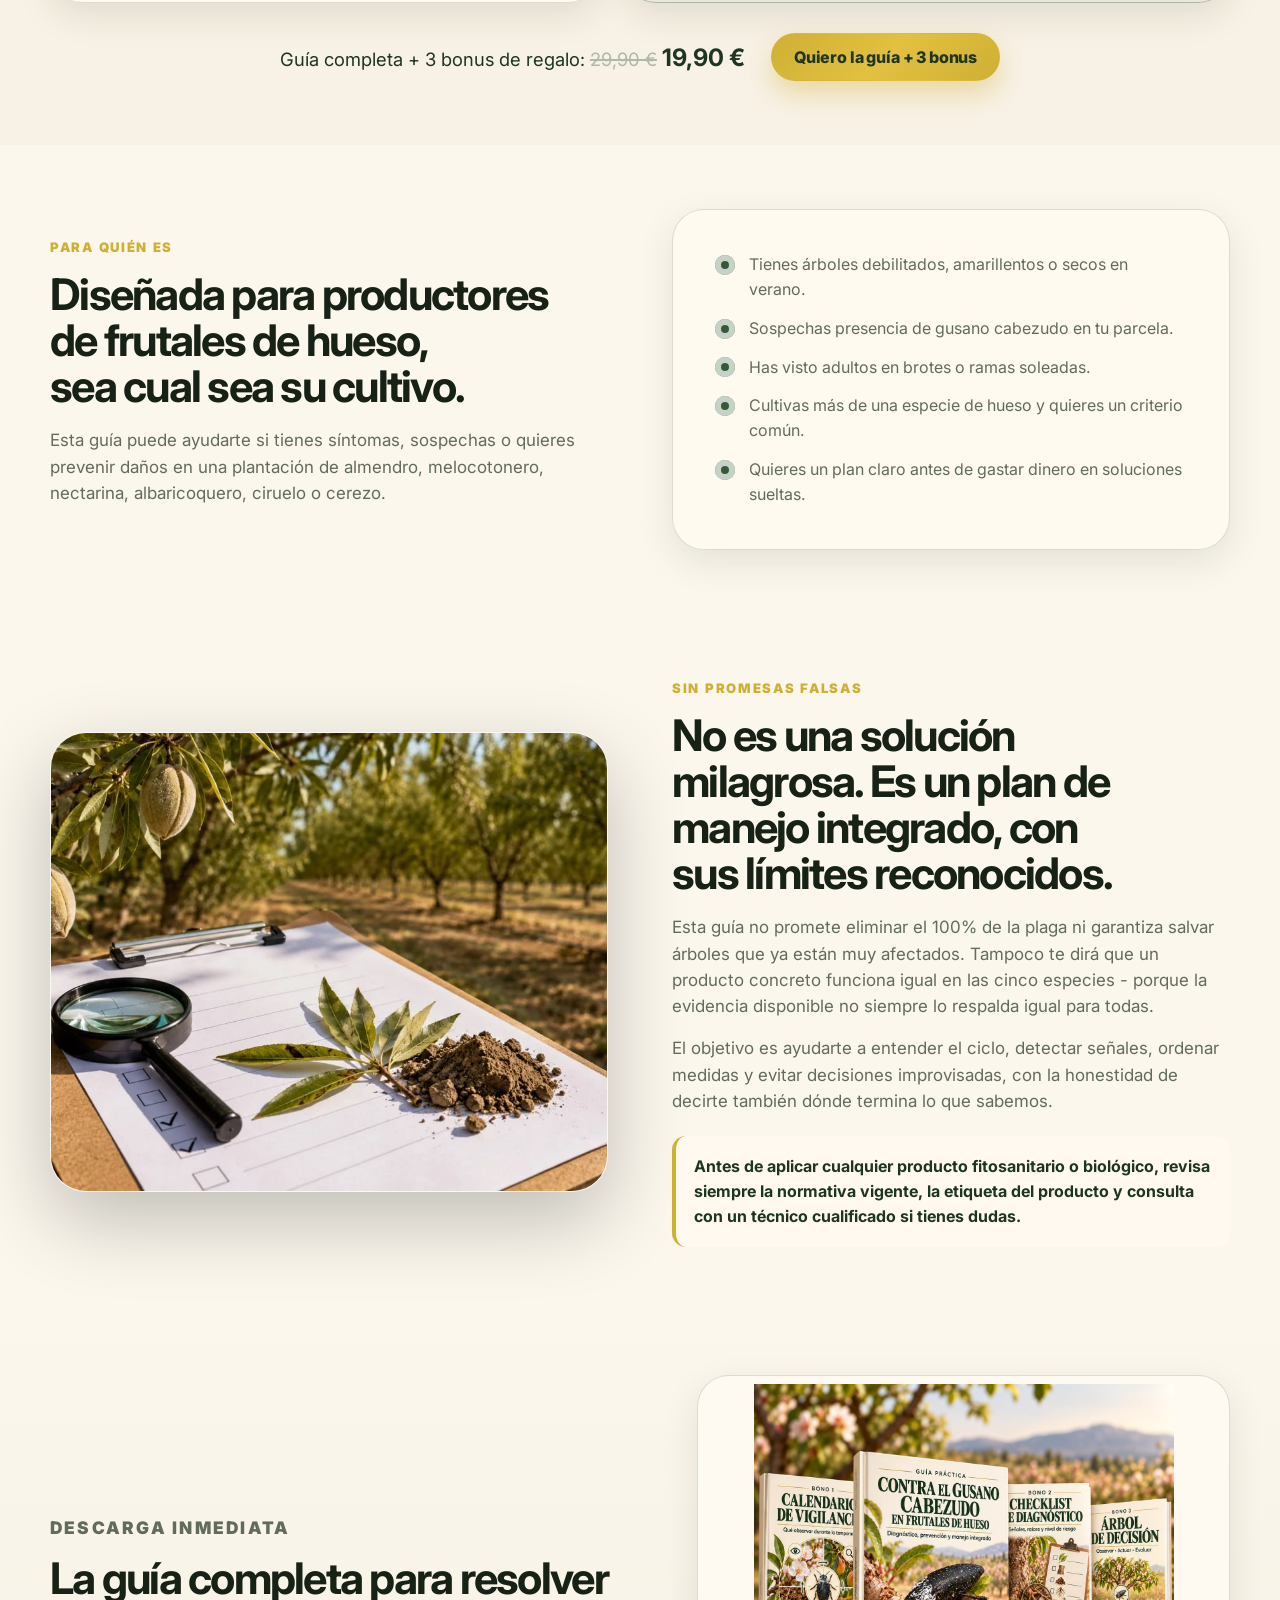
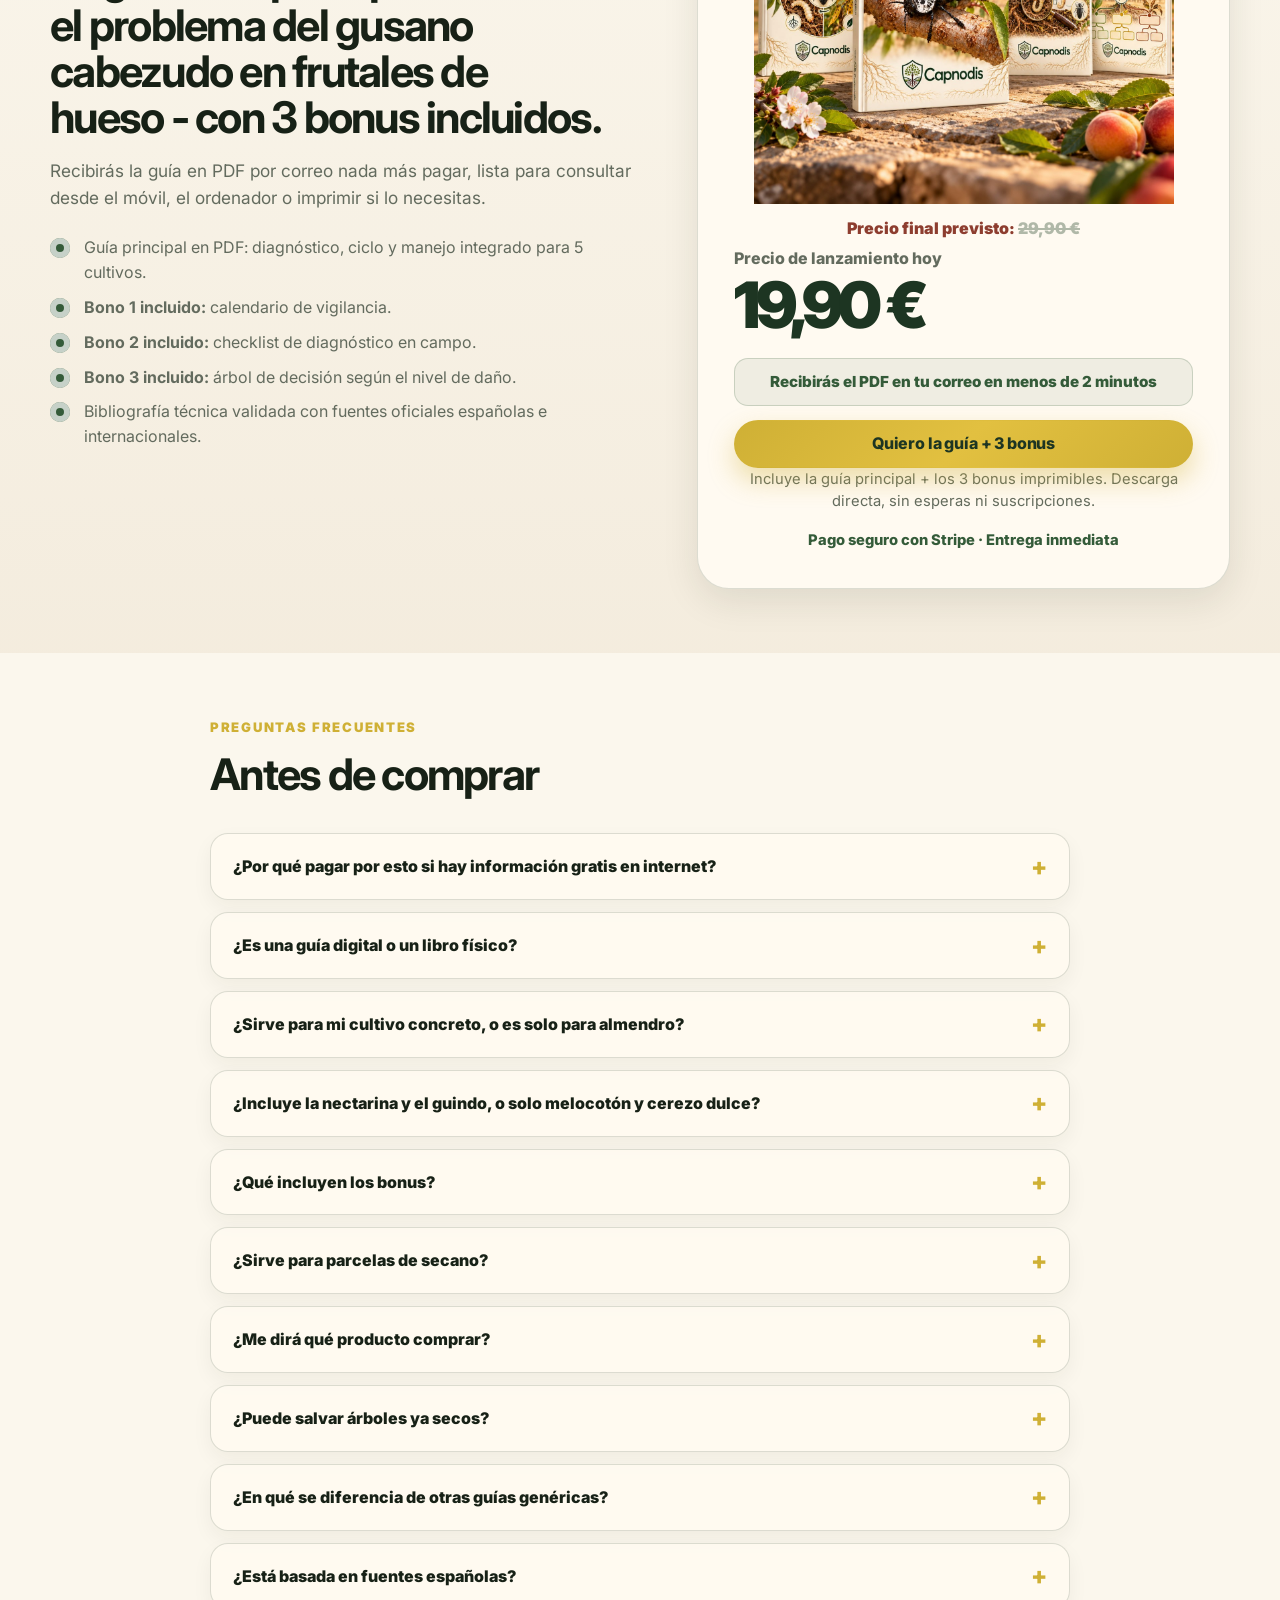
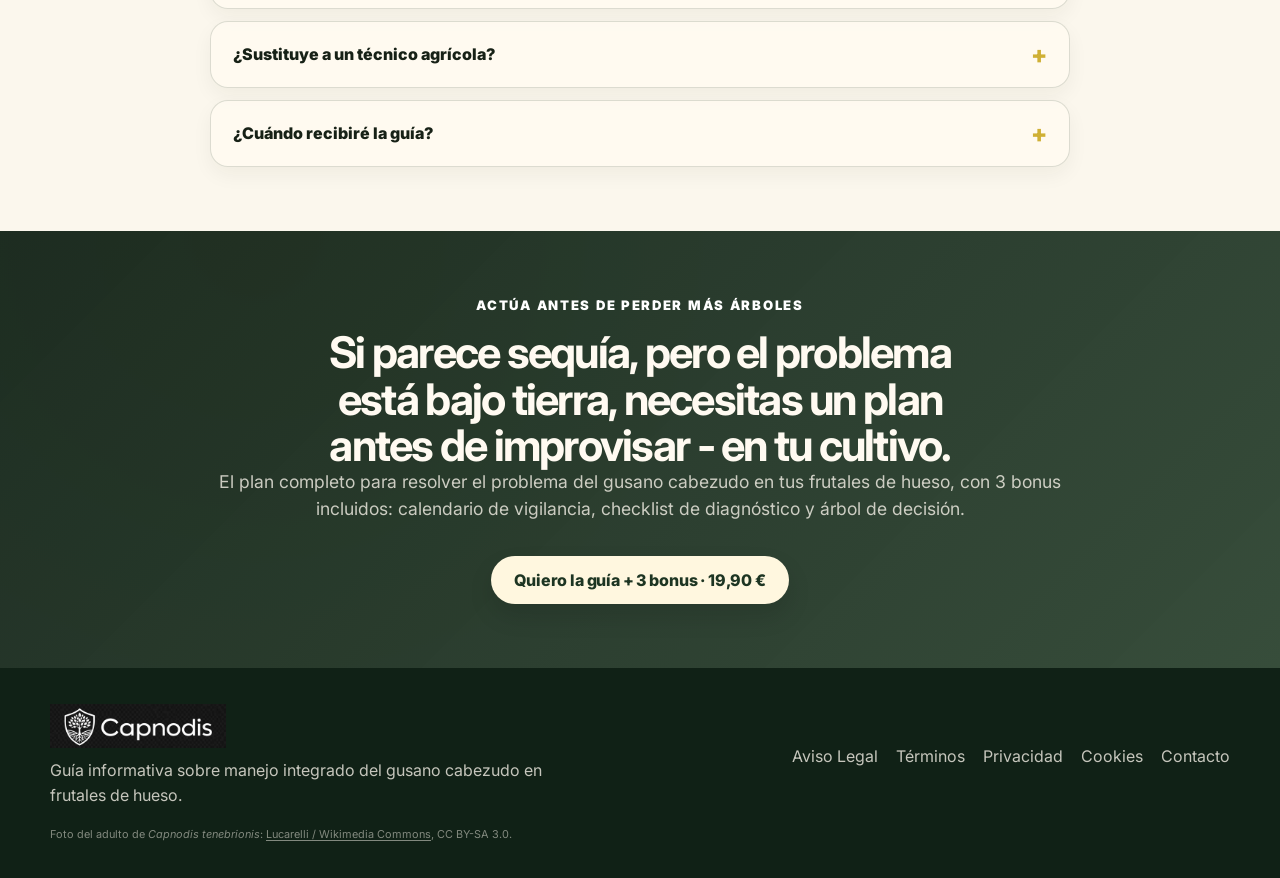
<file: frutales/index.html>
<!DOCTYPE html>
<html lang="es">
<head>
  <!-- ============================================================
       TRACKING PLACEHOLDERS - this project has its own Stripe /
       InsForge / Google Ads / Meta Pixel setup to do (never reuse
       capnodis-pdf-book's live IDs). See CLAUDE.md in this folder
       for the checklist before going live.
       ============================================================ -->
  <meta charset="utf-8">
  <meta name="viewport" content="width=device-width, initial-scale=1">
  <title>Guía PDF contra el Gusano Cabezudo en Frutales de Hueso | 19,90 €</title>
  <meta name="description" content="Guía completa en PDF para resolver el problema del gusano cabezudo (Capnodis tenebrionis) en almendro, melocotonero, albaricoquero, ciruelo y cerezo, con 3 bonus incluidos: calendario de vigilancia, checklist de diagnóstico y árbol de decisión.">
  <meta name="robots" content="index,follow">
  <link rel="canonical" href="https://capnodis.com/frutales/">
  <meta property="og:title" content="¿Tus frutales de hueso se secan sin motivo aparente?">
  <meta property="og:description" content="El plan completo para resolver el problema del gusano cabezudo en almendro, melocotonero, albaricoquero, ciruelo y cerezo. Guía en PDF + 3 bonus incluidos.">
  <meta property="og:type" content="website">
  <meta property="og:site_name" content="Capnodis">
  <meta property="og:locale" content="es_ES">
  <meta property="og:url" content="https://capnodis.com/frutales/">
  <meta property="og:image" content="https://capnodis.com/frutales/assets/og-gusano-cabezudo-frutales.jpg">
  <meta property="og:image:width" content="1200">
  <meta property="og:image:height" content="630">
  <meta property="og:image:alt" content="Guía Práctica contra el Gusano Cabezudo en Frutales de Hueso con sus tres bonus">
  <meta name="twitter:card" content="summary_large_image">
  <meta name="theme-color" content="#263f2b">
  <link rel="icon" href="assets/favicon.png" type="image/png" />
  <link rel="preconnect" href="https://fonts.googleapis.com" />
  <link rel="preconnect" href="https://fonts.gstatic.com" crossorigin />
  <link href="https://fonts.googleapis.com/css2?family=Inter:wght@400;500;600;700;800;850;900&display=swap" rel="stylesheet" />
  <link rel="stylesheet" href="styles.css" />
  <!-- Meta Pixel: same account pixel as the active Capnodis funnel, but
       initialized only after explicit consent and with this product's own
       content name/content ID. -->
  <script>
  (() => {
    const pixelId = '27089569284015382';
    const product = {
      content_name: 'Guía Práctica contra el Gusano Cabezudo en Frutales de Hueso',
      content_category: 'Digital PDF Guide',
      content_type: 'product',
      content_ids: ['capnodis_frutales_pdf_guide'],
      value: 19.90,
      currency: 'EUR'
    };
    let loaded = false;

    function loadMetaPixel() {
      if (loaded) return;
      loaded = true;
      !function(f,b,e,v,n,t,s) {
        if (f.fbq) return;
        n=f.fbq=function(){n.callMethod?n.callMethod.apply(n,arguments):n.queue.push(arguments)};
        if(!f._fbq)f._fbq=n;
        n.push=n;n.loaded=!0;n.version='2.0';n.queue=[];
        t=b.createElement(e);t.async=!0;t.src=v;
        s=b.getElementsByTagName(e)[0];s.parentNode.insertBefore(t,s);
      }(window,document,'script','https://connect.facebook.net/en_US/fbevents.js');
      fbq('init', pixelId);
      fbq('track', 'PageView');
      fbq('track', 'ViewContent', product);
    }

    window.addEventListener('capnodis-frutales:consent', (event) => {
      if (event.detail && event.detail.granted) loadMetaPixel();
    });
    window.CapnodisFrutalesMetaPixel = { load: loadMetaPixel, pixelId };
  })();
  </script>
</head>
<body>

  <main id="main">
    <section class="hero section" id="top">
      <div class="container hero-grid">
        <div class="hero-copy reveal in-view">
          <p class="eyebrow">Aviso para productores de frutales de hueso</p>
          <h1>Tu árbol no se seca "sin motivo". Puede llevar meses secándose por dentro.</h1>
          <p class="lead">El gusano cabezudo (<em>Capnodis tenebrionis</em>) daña raíces y cuello del árbol antes de que veas nada en la copa. Cuando el amarilleo es visible, la decisión ya no es "prevenir" - es "actuar o retirar". Esta guía te ayuda a saber en qué punto estás, en almendro, melocotonero, albaricoquero, ciruelo o cerezo.</p>
          <p class="promise"><strong>La guía que te da el plan completo para afrontar y resolver el problema del gusano cabezudo</strong> - diagnóstico, decisión y manejo paso a paso. <span class="promise-bonus">Con 3 bonus incluidos.</span></p>
          <div class="hero-actions">
            <a class="button button-primary" href="https://buy.stripe.com/6oU7sLbcb7Xqbq89t7d7q01" data-checkout data-track="hero_buy_click">Quiero la guía + 3 bonus · 19,90 €</a>
            <a class="button button-secondary" href="#contenido" data-track="hero_content_click">Ver qué incluye</a>
          </div>
        </div>
        <div class="hero-visual reveal in-view" aria-label="Adulto de Capnodis tenebrionis, el gusano cabezudo">
          <div class="visual-card beetle-hero-card" role="img" aria-label="Adulto de Capnodis tenebrionis sobre una rama">
            <img class="beetle-hero-image" src="assets/adult-capnodis-lucarelli.webp" alt="Adulto de Capnodis tenebrionis sobre una rama" loading="eager" fetchpriority="high">
          </div>
        </div>
      </div>
    </section>

    <section class="section offer-band" id="paquete">
      <div class="container">
        <div class="section-head center reveal in-view">
          <p class="eyebrow light">La solución para ti</p>
          <h2>La guía que te da el plan completo para resolver el problema del gusano cabezudo, más 3 bonus de regalo.</h2>
          <p><strong>Esto no es teoría suelta.</strong> Es un plan de acción con pasos claros, construido con fuentes oficiales de sanidad vegetal: diagnostica, decide y actúa sin improvisar y sin perder semanas buscando información dispersa.</p>
        </div>
        <div class="offer-stack reveal in-view">
          <article class="offer-item main">
            <span class="offer-badge">Guía principal</span>
            <img src="assets/product-visuals/main-guide-front-cover.jpg" alt="Portada de la Guía Práctica contra el Gusano Cabezudo en Frutales de Hueso" width="900" height="1273" loading="lazy">
            <h3>Guía completa en PDF</h3>
            <p>Diagnóstico, ciclo de vida, prevención y manejo integrado para 5 cultivos de hueso.</p>
          </article>
          <article class="offer-item">
            <span class="offer-badge bonus">Regalo 1 · incluido</span>
            <img src="assets/product-visuals/bonus-1-calendario-de-vigilancia-cover.jpg" alt="Portada del Bono 1: Calendario de vigilancia" width="904" height="1280" loading="lazy">
            <h3>Calendario de vigilancia</h3>
            <p>Qué observar y cuándo, durante toda la temporada.</p>
          </article>
          <article class="offer-item">
            <span class="offer-badge bonus">Regalo 2 · incluido</span>
            <img src="assets/product-visuals/bonus-2-checklist-de-diagnostico-cover.jpg" alt="Portada del Bono 2: Checklist de diagnóstico" width="905" height="1280" loading="lazy">
            <h3>Checklist de diagnóstico</h3>
            <p>Revisa síntomas, tronco y nivel de riesgo en el campo.</p>
          </article>
          <article class="offer-item">
            <span class="offer-badge bonus">Regalo 3 · incluido</span>
            <img src="assets/product-visuals/bonus-3-arbol-de-decision-cover.jpg" alt="Portada del Bono 3: Árbol de decisión" width="905" height="1280" loading="lazy">
            <h3>Árbol de decisión</h3>
            <p>Observar, actuar o retirar: decide según el nivel de daño.</p>
          </article>
        </div>
        <div class="offer-cta reveal in-view">
          <p>Guía + 3 bonus por <s>29,90 €</s> <strong>19,90 €</strong> · descarga inmediata</p>
          <a class="button button-primary" href="https://buy.stripe.com/6oU7sLbcb7Xqbq89t7d7q01" data-checkout data-track="band_buy_click">Quiero la guía + 3 bonus</a>
        </div>
      </div>
    </section>

    <section class="section story-section" id="problema">
      <div class="container two-col">
        <div class="section-copy reveal in-view">
          <p class="eyebrow">Primero parece sequía. Después ya es tarde.</p>
          <h2>Has cuidado el árbol, pero aun así empieza a secarse.</h2>
          <p>Revisas el riego. Piensas que puede ser falta de nutrición. Vuelves a tratar "por si acaso". Pero si el problema es gusano cabezudo, el daño más peligroso puede llevar meses avanzando bajo tierra, sin importar si tu parcela es de almendro, melocotonero, albaricoquero, ciruelo o cerezo.</p>
          <p>Por eso esta guía no empieza por productos sueltos. Empieza por ayudarte a entender qué está pasando y qué decisiones tomar según el nivel de daño, en tu cultivo concreto.</p>
          <a class="button button-secondary inline-cta" href="https://buy.stripe.com/6oU7sLbcb7Xqbq89t7d7q01" data-checkout data-track="story_cta">Ver la oferta</a>
        </div>
        <div class="story-visual reveal in-view">
          <figure class="story-photo">
            <img src="assets/problem-dry-leaves.webp" alt="Agricultor revisando hojas amarillentas de un frutal de hueso en una plantación de secano con riego por goteo" width="1200" height="900" loading="lazy">
          </figure>
          <div class="story-card">
            <h3>El patrón que muchos productores reconocen</h3>
            <ul class="check-list danger-list">
              <li>El árbol amarillea o se debilita en verano, en secano sobre todo.</li>
              <li>Parece estrés hídrico, calor o un problema de suelo.</li>
              <li>El daño en raíces y cuello no se ve a simple vista.</li>
              <li>Cuando el árbol se seca, puede ser demasiado tarde.</li>
            </ul>
          </div>
        </div>
      </div>
    </section>

    <section class="section pain-section">
      <div class="container">
        <div class="section-head reveal in-view">
          <p class="eyebrow">Por qué la mayoría reacciona tarde</p>
          <h2>No es falta de cuidado. Es que el problema no da señales claras a tiempo.</h2>
        </div>
        <ul class="check-list pain-list reveal in-view">
          <li>Confiar solo en el riego para explicar el amarilleo.<span>Cuando en realidad el problema puede estar bajo tierra, no en la cantidad de agua.</span></li>
          <li>Tratar "por si acaso", sin confirmar si es gusano cabezudo.<span>Se pierde tiempo y dinero en medidas que no atacan la causa real.</span></li>
          <li>Buscar respuestas en foros y grupos con información contradictoria.<span>Cada región y cada cultivo tienen matices que una respuesta genérica no recoge.</span></li>
          <li>No distinguir entre lo que aplica a tu cultivo y lo que es solo para almendro.<span>Melocotonero, albaricoquero, ciruelo y cerezo no siempre se comportan igual.</span></li>
          <li>Decidir sin un plan, cuando ya se ve el árbol débil.<span>En ese punto, cada semana de indecisión reduce las opciones que quedan.</span></li>
        </ul>
      </div>
    </section>

    <section class="section dark-section mechanism-section">
      <div class="container split-feature">
        <div class="root-visual reveal in-view" role="img" aria-label="Diagrama del daño bajo tierra en un frutal de hueso">
          <img src="assets/root-damage-cutaway.webp" alt="Daño oculto bajo tierra en las raíces de un frutal de hueso" style="width:100%;height:100%;object-fit:cover;" loading="lazy">

        </div>
        <div class="section-copy reveal in-view">
          <p class="eyebrow light">Cómo actúa el gusano cabezudo</p>
          <h2>El daño empieza donde menos se ve: raíces y cuello del árbol.</h2>
          <p>La clave no es reaccionar tarde, sino entender el ciclo y actuar con un plan. Este es el flujo que la guía te ayuda a ordenar, con las diferencias que existen entre regiones y cultivos:</p>
          <div class="mechanism-grid">
            <article><span>01</span><strong>Puesta cerca del tronco</strong><p>El adulto pone los huevos junto a la base - el punto de entrada de todo el problema.</p></article>
            <article><span>02</span><strong>Larvas en raíces y cuello</strong><p>Ahí es donde ocurre el daño real, meses antes de verse en la copa.</p></article>
            <article><span>03</span><strong>Árbol debilitado, según temporada y región</strong><p>El secano suele agravar el cuadro; el momento exacto cambia según tu zona.</p></article>
            <article><span>04</span><strong>Decidir: actuar, recuperar o retirar</strong><p>La guía te da el criterio para tomar esta decisión antes de perder más tiempo.</p></article>
          </div>
        </div>
      </div>
    </section>

    <section class="section" id="contenido">
      <div class="container">
        <div class="section-head reveal in-view">
          <p class="eyebrow">Dentro de la guía principal</p>
          <h2>Un sistema práctico para entender, decidir y actuar - en tu cultivo.</h2>
          <p>No es otro artículo suelto ni una guía pensada solo para un cultivo. Está organizada para almendro, melocotonero, albaricoquero, ciruelo y cerezo, con las diferencias regionales marcadas donde existen.</p>
        </div>
        <div class="modules-grid">
          <article class="module-card reveal in-view"><span>01</span><h3>Diagnóstico</h3><p>Señales visibles y daño oculto en raíces y cuello, comunes a los cinco cultivos.</p></article>
          <article class="module-card reveal in-view"><span>02</span><h3>Ciclo de vida</h3><p>Cuándo aparecen adultos, puesta y por qué el momento importa en tu región.</p></article>
          <article class="module-card reveal in-view"><span>03</span><h3>Factores de riesgo</h3><p>Secano frente a regadío, plantación joven o vieja, y por qué el riego por goteo exige atención.</p></article>
          <article class="module-card reveal in-view"><span>04</span><h3>Monitoreo</h3><p>Qué observar, y el umbral práctico usado en algunas regiones de secano.</p></article>
          <article class="module-card reveal in-view"><span>05</span><h3>Prevención</h3><p>Manejo del riego, recogida manual, saneamiento y barreras físicas.</p></article>
          <article class="module-card reveal in-view"><span>06</span><h3>Manejo integrado</h3><p>Por qué ningún método aislado basta, y cómo combinarlos con criterio.</p></article>
          <article class="module-card reveal in-view"><span>07</span><h3>Diferencias por cultivo</h3><p>Qué cambia entre almendro, melocotonero, albaricoquero, ciruelo y cerezo - y qué no.</p></article>
          <article class="module-card honesty reveal in-view"><span>⚑</span><h3>Lo que aún no está probado</h3><p>Sin promesas vacías: te decimos también qué no tiene respaldo suficiente todavía.</p></article>
        </div>
      </div>
    </section>

    <section class="section evidence-section" id="recursos">
      <div class="container">
        <div class="section-head reveal in-view">
          <p class="eyebrow">3 bonus incluidos con la guía</p>
          <h2>Además de la guía, te llevas 3 bonus imprimibles para usar en el campo.</h2>
        </div>
        <div class="evidence-grid">
          <article class="evidence-card reveal in-view">
            <div class="evidence-img">
              <img src="assets/product-visuals/bonus-1-calendario-de-vigilancia-cover.jpg" alt="Portada del Bono 1: Calendario de vigilancia" loading="lazy">
            </div>
            <h3>Bono 1: Calendario de vigilancia</h3>
            <p>Qué observar y qué decisiones revisar durante la temporada, con las ventanas de actividad que cambian según región.</p>
          </article>
          <article class="evidence-card reveal in-view">
            <div class="evidence-img">
              <img src="assets/product-visuals/bonus-2-checklist-de-diagnostico-cover.jpg" alt="Portada del Bono 2: Checklist de diagnóstico" loading="lazy">
            </div>
            <h3>Bono 2: Checklist de diagnóstico</h3>
            <p>Una lista sencilla para revisar síntomas, señales alrededor del tronco y nivel de riesgo, válida para los cinco cultivos.</p>
          </article>
          <article class="evidence-card reveal in-view">
            <div class="evidence-img">
              <img src="assets/product-visuals/bonus-3-arbol-de-decision-cover.jpg" alt="Portada del Bono 3: Árbol de decisión" loading="lazy">
            </div>
            <h3>Bono 3: Árbol de decisión</h3>
            <p>Esquema práctico para saber si conviene observar, actuar o retirar un árbol muy afectado.</p>
          </article>
        </div>
        <div class="regional-note reveal in-view">
          <strong>Nota sobre alcance regional:</strong> la guía reúne la evidencia oficial disponible de varias comunidades autónomas (Aragón, Comunitat Valenciana, Región de Murcia, Cataluña). No todas las regiones tienen el mismo nivel de información - te lo indicamos con claridad en cada apartado, en lugar de generalizar sin base.
        </div>
      </div>
    </section>

    <section class="section outcomes-section" id="resultados">
      <div class="container">
        <div class="section-head reveal in-view">
          <p class="eyebrow">Por qué necesitas esta guía</p>
          <h2>Qué te ahorra y qué te ayuda a conseguir.</h2>
        </div>
        <div class="outcomes-grid">
          <div class="outcome-card reveal in-view">
            <h3>Qué te ahorra</h3>
            <ul class="check-list pain-list">
              <li>Perder semanas con información contradictoria mientras el árbol empeora.</li>
              <li>Decisiones a ciegas en el momento crítico, que cuestan dinero, trabajo y árboles.</li>
              <li>Tratamientos "por si acaso" sin saber si el problema es realmente gusano cabezudo.</li>
            </ul>
          </div>
          <div class="outcome-card ok reveal in-view">
            <h3>La guía te ayuda a</h3>
            <ul class="check-list ok-list">
              <li>Reconocer las señales del gusano cabezudo antes de que sea demasiado tarde.</li>
              <li>Saber en qué punto está cada árbol: observar, actuar o retirar.</li>
              <li>Combinar medidas de prevención y manejo integrado con criterio.</li>
              <li>Frenar que el problema avance sin control en tu plantación.</li>
              <li>Ahorrar tiempo, dinero y nervios, con un plan claro desde el primer día.</li>
              <li>Dormir más tranquilo sabiendo qué hacer y por qué.</li>
            </ul>
          </div>
        </div>
        <div class="offer-cta dark-on-light reveal in-view">
          <p>Guía completa + 3 bonus de regalo: <s>29,90 €</s> <strong>19,90 €</strong></p>
          <a class="button button-primary" href="https://buy.stripe.com/6oU7sLbcb7Xqbq89t7d7q01" data-checkout data-track="outcomes_buy_click">Quiero la guía + 3 bonus</a>
        </div>
      </div>
    </section>

    <section class="section soft-section" id="para-quien">
      <div class="container two-col reverse-mobile">
        <div class="section-copy reveal in-view">
          <p class="eyebrow">Para quién es</p>
          <h2>Diseñada para productores de frutales de hueso, sea cual sea su cultivo.</h2>
          <p>Esta guía puede ayudarte si tienes síntomas, sospechas o quieres prevenir daños en una plantación de almendro, melocotonero, nectarina, albaricoquero, ciruelo o cerezo.</p>
        </div>
        <div class="audience-card reveal in-view">
          <ul class="check-list">
            <li>Tienes árboles debilitados, amarillentos o secos en verano.</li>
            <li>Sospechas presencia de gusano cabezudo en tu parcela.</li>
            <li>Has visto adultos en brotes o ramas soleadas.</li>
            <li>Cultivas más de una especie de hueso y quieres un criterio común.</li>
            <li>Quieres un plan claro antes de gastar dinero en soluciones sueltas.</li>
          </ul>
        </div>
      </div>
    </section>

    <section class="section no-miracle">
      <div class="container two-col">
        <div class="diagnosis-visual reveal in-view" role="img" aria-label="Diagnóstico y manejo integrado en campo">
          <img src="assets/field-diagnosis.webp" alt="Diagnóstico visual en una plantación de frutales" style="width:100%;height:100%;object-fit:cover;" loading="lazy">
        </div>
        <div class="section-copy reveal in-view">
          <p class="eyebrow">Sin promesas falsas</p>
          <h2>No es una solución milagrosa. Es un plan de manejo integrado, con sus límites reconocidos.</h2>
          <p>Esta guía no promete eliminar el 100% de la plaga ni garantiza salvar árboles que ya están muy afectados. Tampoco te dirá que un producto concreto funciona igual en las cinco especies - porque la evidencia disponible no siempre lo respalda igual para todas.</p>
          <p>El objetivo es ayudarte a entender el ciclo, detectar señales, ordenar medidas y evitar decisiones improvisadas, con la honestidad de decirte también dónde termina lo que sabemos.</p>
          <div class="warning-box">
            Antes de aplicar cualquier producto fitosanitario o biológico, revisa siempre la normativa vigente, la etiqueta del producto y consulta con un técnico cualificado si tienes dudas.
          </div>
        </div>
      </div>
    </section>

    <section class="section price-section" id="precio">
      <div class="container price-grid">
        <div class="offer-copy reveal in-view">
          <p class="eyebrow">Descarga inmediata</p>
          <h2>La guía completa para resolver el problema del gusano cabezudo en frutales de hueso - con 3 bonus incluidos.</h2>
          <p>Recibirás la guía en PDF por correo nada más pagar, lista para consultar desde el móvil, el ordenador o imprimir si lo necesitas.</p>
          <ul class="check-list compact">
            <li>Guía principal en PDF: diagnóstico, ciclo y manejo integrado para 5 cultivos.</li>
            <li><strong>Bono 1 incluido:</strong> calendario de vigilancia.</li>
            <li><strong>Bono 2 incluido:</strong> checklist de diagnóstico en campo.</li>
            <li><strong>Bono 3 incluido:</strong> árbol de decisión según el nivel de daño.</li>
            <li>Bibliografía técnica validada con fuentes oficiales españolas e internacionales.</li>
          </ul>
        </div>
        <aside class="price-card reveal in-view" aria-label="Caja de compra">
          <div class="book-mockup" role="img" aria-label="Bundle completo - guía PDF y 3 bonus">
            <img src="assets/product-visuals/complete-book-and-three-bonuses-bundle.jpg" alt="Guía Práctica contra el Gusano Cabezudo en Frutales de Hueso con sus tres bonus" loading="lazy">
          </div>
          <p class="price-anchor">Precio final previsto: <s>29,90 €</s></p>
          <p class="price-label">Precio de lanzamiento hoy</p>
          <div class="price">19,90 €</div>
          <p class="delivery-note">Recibirás el PDF en tu correo en menos de 2 minutos</p>
          <a class="button button-primary button-full" href="https://buy.stripe.com/6oU7sLbcb7Xqbq89t7d7q01" data-checkout data-track="checkout_click">Quiero la guía + 3 bonus</a>
          <p class="guarantee">Incluye la guía principal + los 3 bonus imprimibles. Descarga directa, sin esperas ni suscripciones.</p>
          <div class="secure-note">Pago seguro con Stripe · Entrega inmediata</div>
        </aside>
      </div>
    </section>

    <section class="section faq-section" id="faq">
      <div class="container narrow">
        <div class="section-head reveal in-view">
          <p class="eyebrow">Preguntas frecuentes</p>
          <h2>Antes de comprar</h2>
        </div>
        <div class="faq-list reveal in-view" data-faq-list>
          <details>
            <summary>¿Por qué pagar por esto si hay información gratis en internet?</summary>
            <p>Porque esa información suele estar repartida en foros, artículos sueltos y fichas técnicas dispersas, sin criterio claro para tu cultivo concreto. Esta guía la organiza en un solo sitio, en español, filtrada con fuentes oficiales y citando de dónde sale cada afirmación - y te dice también qué no está probado, algo que rara vez se ve en contenido gratuito.</p>
          </details>
          <details>
            <summary>¿Es una guía digital o un libro físico?</summary>
            <p>Es una guía digital en PDF. Podrás leerla desde el móvil, ordenador o imprimir las partes que necesites.</p>
          </details>
          <details>
            <summary>¿Sirve para mi cultivo concreto, o es solo para almendro?</summary>
            <p>Cubre almendro, melocotonero, nectarina, albaricoquero, ciruelo y cerezo/guindo. El diagnóstico, la biología general y las medidas preventivas son comunes a los cinco; donde la evidencia muestra diferencias reales entre cultivos, la guía lo señala en vez de igualar todo.</p>
          </details>
          <details>
            <summary>¿Incluye la nectarina y el guindo, o solo melocotón y cerezo dulce?</summary>
            <p>La nectarina es la misma especie que el melocotón (<em>Prunus persica</em>), así que la tratamos con el mismo criterio. El guindo es una especie muy cercana al cerezo dulce; lo indicamos así, como una extensión razonada y no como un hallazgo específico para el guindo.</p>
          </details>
          <details>
            <summary>¿Qué incluyen los bonus?</summary>
            <p>Un calendario de vigilancia, un checklist de diagnóstico en campo y un árbol de decisión según el nivel de daño - pensados para usarse con cualquiera de los cinco cultivos.</p>
          </details>
          <details>
            <summary>¿Sirve para parcelas de secano?</summary>
            <p>Sí, y de hecho el riesgo suele ser mayor en secano según varias fuentes oficiales regionales. Algunas medidas, como el manejo de humedad, son más limitadas sin riego. La guía explica cuándo tienen sentido y cuándo no.</p>
          </details>
          <details>
            <summary>¿Me dirá qué producto comprar?</summary>
            <p>No es una lista comercial de productos. La guía explica criterios para tomar decisiones y qué preguntar antes de comprar o aplicar una solución, siempre remitiendo a la normativa vigente para cualquier producto fitosanitario.</p>
          </details>
          <details>
            <summary>¿Puede salvar árboles ya secos?</summary>
            <p>No podemos prometer eso. Si el daño interno es avanzado, puede que el árbol no sea recuperable. La guía incluye criterios para valorar cuándo intentar actuar y cuándo puede ser mejor retirar el árbol.</p>
          </details>
          <details>
            <summary>¿En qué se diferencia de otras guías genéricas?</summary>
            <p>Distinguimos explícitamente entre lo que la evidencia respalda de forma general y lo que solo se ha documentado en una región o cultivo concreto. Cuando algo no está suficientemente probado - por ejemplo, la eficacia de una medida en campo - te lo decimos, en vez de presentarlo como un hecho establecido.</p>
          </details>
          <details>
            <summary>¿Está basada en fuentes españolas?</summary>
            <p>Sí, como base principal: fuentes oficiales de sanidad vegetal de varias comunidades autónomas, junto con estudios científicos internacionales sobre manejo integrado, biología y control biológico. Cada afirmación relevante indica su fuente.</p>
          </details>
          <details>
            <summary>¿Sustituye a un técnico agrícola?</summary>
            <p>No. Es una guía informativa y práctica. Para decisiones fitosanitarias concretas, tratamientos y normativa vigente, consulta siempre con un técnico cualificado.</p>
          </details>
          <details>
            <summary>¿Cuándo recibiré la guía?</summary>
            <p>Al instante. En cuanto se confirma el pago recibirás un correo con el enlace de descarga de la guía y los 3 bonus, normalmente en menos de 2 minutos. Si no ves el correo, revisa la carpeta de spam o escríbenos y lo resolvemos el mismo día.</p>
          </details>
        </div>
      </div>
    </section>

    <section class="final-cta section">
      <div class="container narrow reveal in-view">
        <p class="eyebrow light">Actúa antes de perder más árboles</p>
        <h2>Si parece sequía, pero el problema está bajo tierra, necesitas un plan antes de improvisar - en tu cultivo.</h2>
        <p>El plan completo para resolver el problema del gusano cabezudo en tus frutales de hueso, con 3 bonus incluidos: calendario de vigilancia, checklist de diagnóstico y árbol de decisión.</p>
        <a class="button button-light" href="https://buy.stripe.com/6oU7sLbcb7Xqbq89t7d7q01" data-checkout data-track="final_cta">Quiero la guía + 3 bonus · 19,90 €</a>
      </div>
    </section>
  </main>

  <footer class="site-footer">
    <div class="container footer-grid">
      <div>
        <img src="assets/brand/logo-white-horizontal.webp" alt="Capnodis" width="176" height="44" style="height:44px;width:auto;display:block;margin-bottom:10px;">
        <p>Guía informativa sobre manejo integrado del gusano cabezudo en frutales de hueso.</p>
      </div>
      <div class="footer-links">
        <a href="aviso-legal.html">Aviso Legal</a>
        <a href="terminos-condiciones.html">Términos</a>
        <a href="politica-privacidad.html">Privacidad</a>
        <a href="politica-cookies.html">Cookies</a>
        <a href="mailto:Infinitycreativeltd@gmail.com">Contacto</a>
      </div>
    </div>
    <div class="container asset-credit">
      Foto del adulto de <em>Capnodis tenebrionis</em>: <a href="https://commons.wikimedia.org/wiki/File:Capnodis_tenebrionis_1.JPG" target="_blank" rel="noopener">Lucarelli / Wikimedia Commons</a>, CC BY-SA 3.0.
    </div>
  </footer>

  <div class="sticky-buy" data-sticky-buy>
    <span>Guía + 3 bonus: <strong>19,90 €</strong> · descarga inmediata</span>
    <a class="button button-primary button-small" href="https://buy.stripe.com/6oU7sLbcb7Xqbq89t7d7q01" data-checkout data-track="sticky_buy">Comprar</a>
  </div>

  <script src="script.js"></script>
  <link rel="stylesheet" href="consent.css">
  <script src="consent.js"></script>
</body>
</html>
</file>
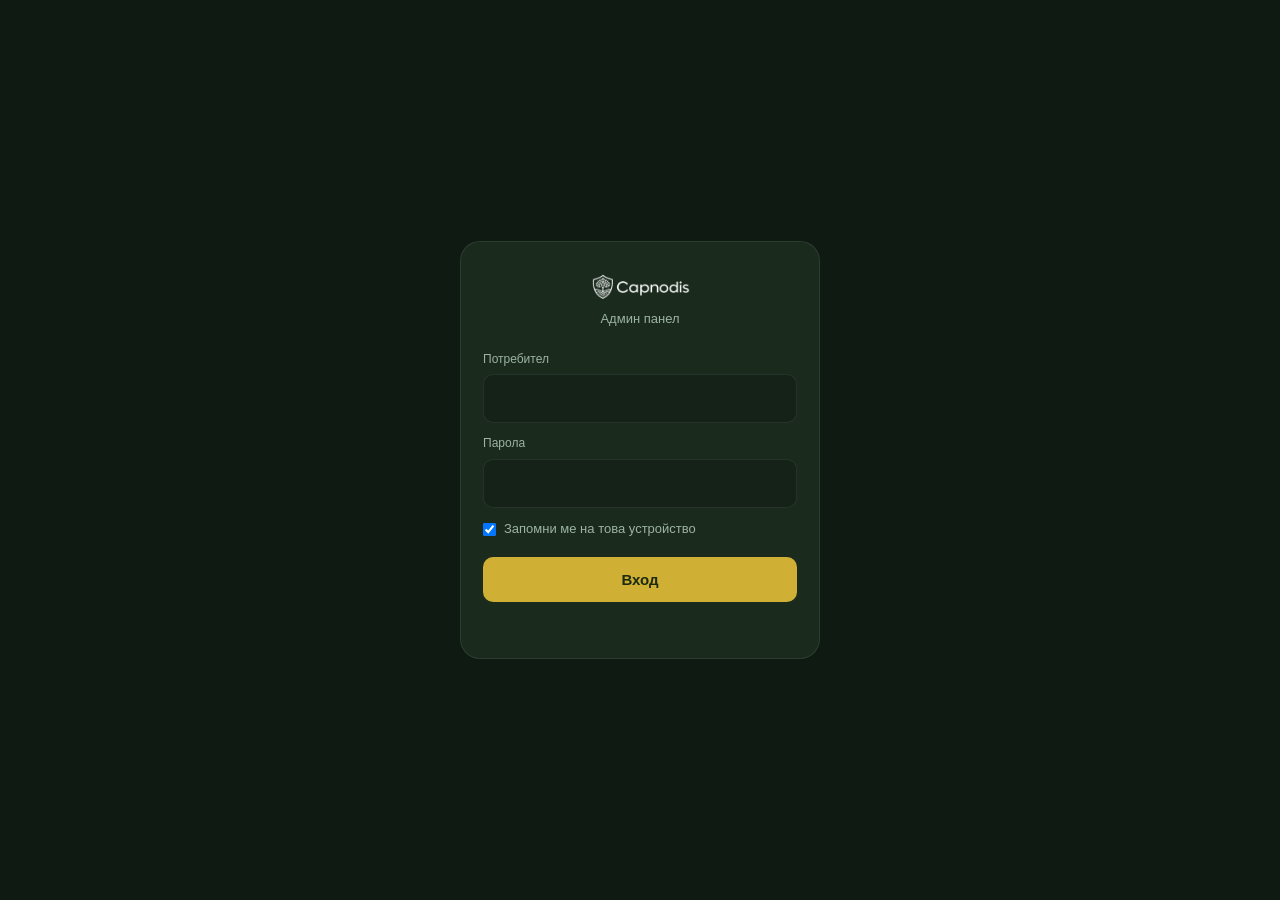
<file: admin.html>
<!DOCTYPE html>
<html lang="bg">
<head>
<meta charset="utf-8">
<meta name="viewport" content="width=device-width,initial-scale=1,viewport-fit=cover">
<meta name="robots" content="noindex,nofollow">
<meta name="theme-color" content="#0f1a12">
<meta name="mobile-web-app-capable" content="yes">
<meta name="apple-mobile-web-app-capable" content="yes">
<meta name="apple-mobile-web-app-status-bar-style" content="black-translucent">
<meta name="apple-mobile-web-app-title" content="Capnodis Admin">
<title>Capnodis Admin</title>
<link rel="manifest" href="/admin.webmanifest">
<link rel="icon" href="/favicon-32x32.png" sizes="32x32">
<link rel="apple-touch-icon" href="/apple-touch-icon.png">
<style>
:root{
  --bg:#0f1a12;--bg2:#142218;--card:#1a2b1d;--card2:#223527;--line:rgba(255,255,255,.08);
  --text:#e8f0e9;--text2:#9db3a1;--text3:#647a69;
  --gold:#cfb035;--green:#5fbf7f;--cyan:#4dd0b0;--red:#e46a5e;
  --alm:#cfb035;--fru:#4dd0b0;
  --r:16px;--r-sm:10px;
  --top:env(safe-area-inset-top,0px);--bottom:env(safe-area-inset-bottom,0px);
}
*{box-sizing:border-box;margin:0;padding:0;-webkit-tap-highlight-color:transparent}
html{background:var(--bg)}
body{background:var(--bg);color:var(--text);font:15px/1.45 -apple-system,BlinkMacSystemFont,'Segoe UI',Inter,Roboto,sans-serif;min-height:100dvh}
button,select,input{font:inherit;color:inherit}
button{cursor:pointer}
.hidden{display:none!important}
.num{font-variant-numeric:tabular-nums}

/* Login */
#login{min-height:100dvh;display:grid;place-items:center;padding:24px 16px calc(24px + var(--bottom))}
.login-card{width:100%;max-width:360px;background:var(--card);border:1px solid var(--line);border-radius:20px;padding:28px 22px}
.login-card img{height:34px;display:block;margin:0 auto 6px}
.login-card p.sub{text-align:center;color:var(--text2);font-size:13px;margin-bottom:22px}
.field{display:block;margin-bottom:12px}
.field span{display:block;font-size:12px;color:var(--text2);margin-bottom:6px}
.field input{width:100%;background:var(--bg2);border:1px solid var(--line);border-radius:var(--r-sm);padding:12px 14px;font-size:16px;outline:none}
.field input:focus{border-color:var(--gold)}
.check{display:flex;gap:8px;align-items:center;font-size:13px;color:var(--text2);margin:4px 0 18px}
.btn{display:inline-flex;align-items:center;justify-content:center;gap:8px;border:0;border-radius:var(--r-sm);padding:12px 16px;font-weight:600;background:var(--card2);transition:filter .15s}
.btn:hover{filter:brightness(1.15)}
.btn:disabled{opacity:.5;cursor:default}
.btn-primary{background:var(--gold);color:#1d2a10;width:100%}
.err{color:var(--red);font-size:13px;min-height:18px;margin-top:10px;text-align:center}

/* Shell */
header.top{position:sticky;top:0;z-index:10;background:rgba(15,26,18,.92);backdrop-filter:blur(10px);border-bottom:1px solid var(--line);padding:calc(10px + var(--top)) 16px 10px}
.top-inner{max-width:1200px;margin:0 auto;display:flex;align-items:center;gap:10px}
.top-inner img{height:26px}
.live{display:flex;align-items:center;gap:6px;font-size:12px;color:var(--text2);margin-left:auto}
.dot{width:7px;height:7px;border-radius:50%;background:var(--cyan);animation:pulse 2s infinite}
.dot.off{background:var(--red);animation:none}
@keyframes pulse{50%{opacity:.35}}
.icon-btn{width:36px;height:36px;border-radius:50%;border:0;background:var(--card);display:grid;place-items:center;color:var(--text2)}
.icon-btn svg{width:18px;height:18px}
.spin svg{animation:spin 1s linear infinite}
@keyframes spin{to{transform:rotate(360deg)}}

main{max-width:1200px;margin:0 auto;padding:16px 16px calc(90px + var(--bottom))}
.view{display:grid;gap:14px}
h2{font-size:13px;font-weight:600;letter-spacing:.06em;text-transform:uppercase;color:var(--text2);margin:6px 2px 0}
.card{background:var(--card);border:1px solid var(--line);border-radius:var(--r);padding:16px}
.card h3{font-size:15px;margin-bottom:12px;display:flex;align-items:center;gap:8px}
.muted{color:var(--text2)}
.small{font-size:12px}

/* Period switch */
.seg{display:flex;background:var(--bg2);border:1px solid var(--line);border-radius:12px;padding:3px;gap:3px}
.seg button{flex:1;border:0;background:transparent;border-radius:9px;padding:8px 6px;font-size:13px;color:var(--text2)}
.seg button.on{background:var(--card2);color:var(--text);font-weight:600}

/* KPIs */
.kpis{display:grid;grid-template-columns:repeat(2,1fr);gap:10px}
.kpi{background:var(--card);border:1px solid var(--line);border-radius:var(--r);padding:14px}
.kpi .label{font-size:12px;color:var(--text2)}
.kpi .value{font-size:24px;font-weight:700;margin-top:4px}
.kpi .hint{font-size:12px;color:var(--text3);margin-top:2px}
.split{height:6px;border-radius:3px;background:var(--bg2);overflow:hidden;display:flex;margin-top:10px}
.split i{display:block;height:100%}

/* Products */
.products{display:grid;gap:14px}
.prod-head{display:flex;align-items:center;gap:8px;margin-bottom:12px}
.badge{display:inline-flex;align-items:center;gap:6px;font-size:12px;font-weight:600;padding:3px 9px;border-radius:999px;background:var(--bg2)}
.badge::before{content:"";width:7px;height:7px;border-radius:50%;background:currentColor}
.b-alm{color:var(--alm)}.b-fru{color:var(--fru)}
.ptable{width:100%;border-collapse:collapse;font-size:14px}
.ptable th{font-weight:500;color:var(--text3);font-size:12px;text-align:right;padding:4px 0}
.ptable th:first-child,.ptable td:first-child{text-align:left}
.ptable td{padding:7px 0;border-top:1px solid var(--line);text-align:right}
.prod-foot{display:flex;justify-content:space-between;gap:10px;margin-top:10px;font-size:12px;color:var(--text2)}

/* Chart */
.chart-head{display:flex;justify-content:space-between;align-items:center;gap:10px;margin-bottom:10px;flex-wrap:wrap}
.chart-head .seg{width:auto}
.legend{display:flex;gap:12px;font-size:12px;color:var(--text2)}
.legend span::before{content:"";display:inline-block;width:9px;height:9px;border-radius:2px;margin-right:5px;vertical-align:-1px;background:var(--c)}
#chart{width:100%;height:180px;display:block}
#chart text{fill:var(--text3);font-size:10px}

/* Lists */
.list{display:grid}
.row{display:flex;align-items:center;gap:10px;padding:10px 0;border-top:1px solid var(--line)}
.row:first-child{border-top:0}
.row .main{flex:1;min-width:0}
.row .main b{display:block;font-weight:500;white-space:nowrap;overflow:hidden;text-overflow:ellipsis}
.row .main span{font-size:12px;color:var(--text3)}
.row .amt{font-weight:600;text-align:right;white-space:nowrap}
.empty{color:var(--text3);font-size:13px;padding:8px 0}

/* N-18 */
.n18-grid{display:grid;grid-template-columns:repeat(2,1fr);gap:10px;margin-bottom:14px}
.n18-grid div{background:var(--bg2);border-radius:var(--r-sm);padding:10px 12px}
.n18-grid small{display:block;font-size:11px;color:var(--text3)}
.n18-grid b{font-size:17px}
.xml-row{display:flex;gap:10px}
.xml-row select{flex:1;background:var(--bg2);border:1px solid var(--line);border-radius:var(--r-sm);padding:12px;font-size:15px}
.xml-row .btn{background:var(--gold);color:#1d2a10;white-space:nowrap}
.note{font-size:12px;color:var(--text3);margin-top:10px}
a.doclink{color:var(--gold);text-decoration:none;font-size:12px}

/* OSS threshold */
.oss-top{display:flex;align-items:baseline;gap:8px;margin-bottom:10px}
.oss-top b{font-size:24px}
.meter{height:10px;background:var(--bg2);border-radius:5px;overflow:hidden}
.meter i{display:block;height:100%;width:0;background:var(--green);border-radius:5px;transition:width .4s}
.meter.warn i{background:var(--gold)}
.meter.over i{background:var(--red)}
.oss-foot{display:flex;justify-content:space-between;gap:10px;font-size:13px;margin-top:8px;flex-wrap:wrap}

/* Refund form */
.refund-form select,.refund-form input{width:100%;background:var(--bg2);border:1px solid var(--line);border-radius:var(--r-sm);padding:11px 12px;font-size:16px;outline:none;color-scheme:dark}
.refund-form select:focus,.refund-form input:focus{border-color:var(--gold)}
.refund-row{display:grid;grid-template-columns:1fr 1fr;gap:10px}

/* Funnel / sources */
.funnel{display:grid;gap:8px}
.fbar{display:grid;grid-template-columns:110px 1fr 70px;align-items:center;gap:10px;font-size:13px}
.fbar .track{height:10px;background:var(--bg2);border-radius:5px;overflow:hidden}
.fbar .track i{display:block;height:100%;background:var(--gold);border-radius:5px}

/* Bottom nav (mobile) */
nav.tabs{position:fixed;left:0;right:0;bottom:0;z-index:10;background:rgba(20,34,24,.96);backdrop-filter:blur(10px);border-top:1px solid var(--line);display:flex;padding:6px 6px calc(6px + var(--bottom))}
nav.tabs button{flex:1;border:0;background:transparent;color:var(--text3);display:flex;flex-direction:column;align-items:center;gap:3px;font-size:11px;padding:6px 0;border-radius:10px}
nav.tabs button svg{width:22px;height:22px}
nav.tabs button.on{color:var(--gold)}

.toast{position:fixed;left:50%;bottom:calc(84px + var(--bottom));transform:translateX(-50%);background:var(--card2);border:1px solid var(--line);padding:10px 16px;border-radius:12px;font-size:14px;z-index:20;max-width:calc(100% - 32px)}

/* Desktop: all sections visible in a grid, no bottom nav */
@media (min-width:900px){
  main{padding:24px 24px 40px;display:grid;grid-template-columns:1.25fr 1fr;gap:18px;align-items:start}
  .view{display:grid!important}
  #v-overview{grid-column:1/-1}
  .kpis{grid-template-columns:repeat(4,1fr)}
  .products{grid-template-columns:1fr 1fr}
  nav.tabs{display:none}
  .toast{bottom:24px}
}
</style>
</head>
<body>

<section id="login">
  <form class="login-card" id="login-form" autocomplete="on">
    <img src="/assets/logo-white.png" alt="Capnodis">
    <p class="sub">Админ панел</p>
    <label class="field"><span>Потребител</span><input id="f-user" name="username" autocomplete="username" autocapitalize="off" spellcheck="false" required></label>
    <label class="field"><span>Парола</span><input id="f-pass" name="password" type="password" autocomplete="current-password" required></label>
    <label class="check"><input type="checkbox" id="f-remember" checked> Запомни ме на това устройство</label>
    <button class="btn btn-primary" id="f-submit" type="submit">Вход</button>
    <p class="err" id="f-err"></p>
  </form>
</section>

<div id="app" class="hidden">
  <header class="top">
    <div class="top-inner">
      <img src="/assets/logo-white.png" alt="Capnodis">
      <div class="live"><span class="dot" id="live-dot"></span><span id="updated">—</span></div>
      <button class="icon-btn" id="btn-refresh" title="Обнови" aria-label="Обнови">
        <svg viewBox="0 0 24 24" fill="none" stroke="currentColor" stroke-width="2" stroke-linecap="round"><path d="M21 12a9 9 0 1 1-2.6-6.4M21 4v5h-5"/></svg>
      </button>
      <button class="icon-btn" id="btn-logout" title="Изход" aria-label="Изход">
        <svg viewBox="0 0 24 24" fill="none" stroke="currentColor" stroke-width="2" stroke-linecap="round"><path d="M15 17l5-5-5-5M20 12H9M12 21H5a2 2 0 0 1-2-2V5a2 2 0 0 1 2-2h7"/></svg>
      </button>
    </div>
  </header>

  <main>
    <!-- Табло -->
    <div class="view" id="v-overview" data-tab="overview">
      <div class="seg" id="period">
        <button data-p="today">Днес</button>
        <button data-p="week" class="on">7 дни</button>
        <button data-p="month">30 дни</button>
        <button data-p="all">Общо</button>
      </div>
      <div class="kpis">
        <div class="kpi"><div class="label">Приходи</div><div class="value num" id="k-rev">—</div><div class="split" id="k-split"></div></div>
        <div class="kpi"><div class="label">Платени поръчки</div><div class="value num" id="k-paid">—</div><div class="hint" id="k-all"></div></div>
        <div class="kpi"><div class="label">Almendro</div><div class="value num" id="k-alm">—</div><div class="hint" id="k-alm-h"></div></div>
        <div class="kpi"><div class="label">Frutales</div><div class="value num" id="k-fru">—</div><div class="hint" id="k-fru-h"></div></div>
      </div>
      <div class="card" id="oss-card">
        <h3>Праг за продажби в ЕС · 10 000 €</h3>
        <div class="oss-top"><b class="num" id="oss-total">—</b><span class="muted small" id="oss-year"></span></div>
        <div class="meter"><i id="oss-bar"></i></div>
        <div class="oss-foot"><span id="oss-left">—</span><span class="muted" id="oss-prev"></span></div>
        <p class="note" id="oss-note"></p>
      </div>
      <div class="card">
        <div class="chart-head">
          <h3 style="margin:0">Последните 30 дни</h3>
          <div class="legend"><span style="--c:var(--alm)">Almendro</span><span style="--c:var(--fru)">Frutales</span></div>
          <div class="seg" id="chart-mode"><button data-m="orders" class="on">Поръчки</button><button data-m="revenue">Приходи</button></div>
        </div>
        <svg id="chart" role="img" aria-label="Продажби по дни"></svg>
      </div>
    </div>

    <!-- Продукти -->
    <div class="view" id="v-products" data-tab="products">
      <h2>Продукти</h2>
      <div class="products" id="products"></div>
      <h2>Последни поръчки</h2>
      <div class="card"><div class="list" id="recent"></div></div>
    </div>

    <!-- Н-18 -->
    <div class="view" id="v-n18" data-tab="n18">
      <h2>Наредба Н-18 · НАП</h2>
      <div class="card">
        <h3>Месечен одиторски файл (XML)</h3>
        <div class="n18-grid">
          <div><small>№ на магазина</small><b id="n-shop">—</b></div>
          <div><small>Последен документ</small><b class="num" id="n-last">—</b></div>
          <div><small id="n-month-label">Документи този месец</small><b class="num" id="n-docs">—</b></div>
          <div><small>Оборот / ДДС този месец</small><b class="num" id="n-sum">—</b></div>
        </div>
        <div class="xml-row">
          <select id="n-month" aria-label="Месец"></select>
          <button class="btn" id="btn-xml">
            <svg width="18" height="18" viewBox="0 0 24 24" fill="none" stroke="currentColor" stroke-width="2" stroke-linecap="round"><path d="M12 3v12m0 0l-5-5m5 5l5-5M4 21h16"/></svg>
            Свали XML
          </button>
        </div>
        <p class="note">Файлът за месеца се подава в НАП до 15-о число на следващия месец. Генерира се от издадените документи по чл. 52о.</p>
      </div>
      <div class="card">
        <h3>Връщане на сума</h3>
        <form id="refund-form" class="refund-form">
          <label class="field"><span>Документ</span><select id="r-doc" required></select></label>
          <div class="refund-row">
            <label class="field"><span>Сума (€)</span><input id="r-amount" type="number" inputmode="decimal" step="0.01" min="0.01" required></label>
            <label class="field"><span>Дата</span><input id="r-date" type="date" required></label>
          </div>
          <label class="field"><span>Начин</span>
            <select id="r-method">
              <option value="2">По карта (Stripe)</option>
              <option value="1">По платежна сметка</option>
              <option value="3">В брой</option>
              <option value="4">Друг</option>
            </select>
          </label>
          <button class="btn btn-primary" id="r-submit" type="submit">Запиши връщането</button>
        </form>
        <p class="note">Записвай тук всяко връщане, направено в Stripe. Влиза в раздела „върнати поръчки“ на XML-а за месеца на връщането. Записът не може да се изтрие от панела.</p>
        <div class="list" id="refunds" style="margin-top:8px"></div>
      </div>
      <div class="card">
        <h3>Последни документи</h3>
        <div class="list" id="docs"></div>
      </div>
    </div>

    <!-- Трафик -->
    <div class="view" id="v-traffic" data-tab="traffic">
      <h2>Трафик · 30 дни</h2>
      <div class="seg" id="traffic-product"><button data-tp="almendro" class="on">Almendro</button><button data-tp="frutales">Frutales</button></div>
      <div class="kpis">
        <div class="kpi"><div class="label">Уникални посетители</div><div class="value num" id="t-uv">—</div></div>
        <div class="kpi"><div class="label">Конверсия</div><div class="value num" id="t-conv">—</div><div class="hint" id="t-pv"></div></div>
      </div>
      <div class="card"><h3>Фуния</h3><div class="funnel" id="funnel"></div></div>
      <div class="card"><h3>Източници</h3><div class="list" id="sources"></div></div>
    </div>
  </main>

  <nav class="tabs" id="tabs">
    <button data-tab="overview" class="on"><svg viewBox="0 0 24 24" fill="none" stroke="currentColor" stroke-width="2" stroke-linecap="round"><path d="M3 13h8V3H3zM13 21h8V11h-8zM3 21h8v-6H3zM13 3v6h8V3z"/></svg>Табло</button>
    <button data-tab="products"><svg viewBox="0 0 24 24" fill="none" stroke="currentColor" stroke-width="2" stroke-linecap="round"><path d="M4 19.5A2.5 2.5 0 0 1 6.5 17H20V3H6.5A2.5 2.5 0 0 0 4 5.5zM4 19.5A2.5 2.5 0 0 0 6.5 22H20v-5"/></svg>Продукти</button>
    <button data-tab="n18"><svg viewBox="0 0 24 24" fill="none" stroke="currentColor" stroke-width="2" stroke-linecap="round"><path d="M14 3H6a2 2 0 0 0-2 2v14a2 2 0 0 0 2 2h12a2 2 0 0 0 2-2V9zM14 3v6h6M9 13h6M9 17h6"/></svg>НАП</button>
    <button data-tab="traffic"><svg viewBox="0 0 24 24" fill="none" stroke="currentColor" stroke-width="2" stroke-linecap="round"><path d="M3 3v18h18M7 15l4-4 3 3 5-6"/></svg>Трафик</button>
  </nav>
</div>

<script>
(function () {
  const API = 'https://je8fwbkk.eu-central.insforge.app/functions/admin-api'
  const DOC_URL = 'https://je8fwbkk.eu-central.insforge.app/functions/n18-document?t='
  const KEY = 'capnodis_admin_auth'
  const PRODUCTS = { almendro: { label: 'Almendro', cls: 'b-alm', color: 'var(--alm)' }, frutales: { label: 'Frutales', cls: 'b-fru', color: 'var(--fru)' } }
  const MONTHS = ['януари','февруари','март','април','май','юни','юли','август','септември','октомври','ноември','декември']

  let data = null, period = 'week', chartMode = 'orders', trafficProduct = 'almendro', timer = null

  const $ = (id) => document.getElementById(id)
  const esc = (s) => String(s ?? '').replace(/[&<>"']/g, (c) => ({ '&': '&amp;', '<': '&lt;', '>': '&gt;', '"': '&quot;', "'": '&#39;' }[c]))
  const eur = (n) => new Intl.NumberFormat('bg-BG', { style: 'currency', currency: 'EUR' }).format(n || 0)
  const monthName = (ym) => { const [y, m] = ym.split('-'); return `${MONTHS[+m - 1]} ${y}` }
  const ago = (iso) => {
    if (!iso) return '—'
    const min = Math.round((Date.now() - new Date(iso).getTime()) / 60000)
    if (min < 1) return 'току-що'
    if (min < 60) return `преди ${min} мин`
    const h = Math.round(min / 60)
    if (h < 24) return `преди ${h} ч`
    return new Date(iso).toLocaleDateString('bg-BG', { day: 'numeric', month: 'short', timeZone: 'Europe/Sofia' })
  }
  const time = (iso) => new Date(iso).toLocaleString('bg-BG', { day: '2-digit', month: '2-digit', hour: '2-digit', minute: '2-digit', timeZone: 'Europe/Sofia' })

  // ── Auth storage (per device convenience only) ──
  function loadAuth() {
    try { return JSON.parse(sessionStorage.getItem(KEY) || localStorage.getItem(KEY) || 'null') } catch { return null }
  }
  function saveAuth(auth, remember) {
    try {
      sessionStorage.setItem(KEY, JSON.stringify(auth))
      if (remember) localStorage.setItem(KEY, JSON.stringify(auth)); else localStorage.removeItem(KEY)
    } catch {}
  }
  function clearAuth() { try { sessionStorage.removeItem(KEY); localStorage.removeItem(KEY) } catch {} }
  const headers = (auth) => ({ 'x-admin-user': auth.user, 'x-admin-password': auth.pass })

  function toast(msg) {
    const t = document.createElement('div')
    t.className = 'toast'; t.textContent = msg
    document.body.appendChild(t)
    setTimeout(() => t.remove(), 3500)
  }

  // ── Data ──
  async function fetchDashboard(auth) {
    const res = await fetch(API + '?section=dashboard', { headers: headers(auth), cache: 'no-store' })
    if (res.status === 401) throw Object.assign(new Error('unauthorized'), { code: 401 })
    if (!res.ok) throw new Error('HTTP ' + res.status)
    return res.json()
  }

  async function refresh(manual) {
    const auth = loadAuth()
    if (!auth) return showLogin()
    const btn = $('btn-refresh')
    btn.classList.add('spin')
    try {
      data = await fetchDashboard(auth)
      render()
      $('live-dot').classList.remove('off')
      $('updated').textContent = 'обновено ' + new Date().toLocaleTimeString('bg-BG', { hour: '2-digit', minute: '2-digit' })
    } catch (e) {
      if (e.code === 401) { clearAuth(); return showLogin('Сесията изтече. Влез отново.') }
      $('live-dot').classList.add('off')
      $('updated').textContent = 'няма връзка'
      if (manual) toast('Неуспешно обновяване')
    } finally {
      btn.classList.remove('spin')
    }
  }

  // ── Render ──
  function render() {
    if (!data) return
    renderOverview(); renderOss(); renderChart(); renderProducts(); renderRecent(); renderN18(); renderRefunds(); renderTraffic()
  }

  function renderOss() {
    const o = data.threshold, c = o.current, p = o.previous
    const worst = Math.max(c.percent, p.percent)
    $('oss-total').textContent = eur(c.total)
    $('oss-year').textContent = `от ${eur(o.limit)} за ${c.year} г. · ${c.percent.toFixed(1)}%`
    $('oss-bar').style.width = Math.min(100, c.percent) + '%'
    $('oss-bar').parentElement.className = 'meter' + (worst >= 100 ? ' over' : worst >= 80 ? ' warn' : '')
    $('oss-left').innerHTML = c.remaining > 0 ? `Остават <b class="num">${eur(c.remaining)}</b>` : '<b style="color:var(--red)">Прагът е достигнат</b>'
    $('oss-prev').textContent = `${p.year} г.: ${eur(p.total)}`
    const notes = []
    if (worst >= 100) notes.push('Прагът е надхвърлен: от следващата продажба се дължи ДДС на държавата на клиента (OSS). Свържи се със счетоводителя веднага.')
    else if (worst >= 80) notes.push('Над 80% от прага: подготви OSS регистрация със счетоводителя.')
    notes.push(`Продажби на Capnodis извън България, с ДДС, минус върнатите суми. ${c.unknownCountry ? c.unknownCountry + ' поръчки без държава са броени като чуждестранни. ' : ''}Прагът е общ за цялата фирма: продажбите на други бизнеси не са включени.`)
    $('oss-note').textContent = notes.join(' ')
  }

  const REFUND_METHODS = { 1: 'по сметка', 2: 'по карта', 3: 'в брой', 4: 'друг' }

  function renderRefunds() {
    const n = data.n18, sel = $('r-doc'), prev = sel.value
    sel.innerHTML = n.refundable.length
      ? '<option value="">— избери —</option>' + n.refundable.map((d) =>
          `<option value="${esc(d.number)}" data-max="${(d.total - d.refunded).toFixed(2)}">№ ${esc(d.number)} · ${PRODUCTS[d.product].label} · ${eur(d.total)}${d.refunded ? ' (върнати ' + eur(d.refunded) + ')' : ''} · ${time(d.issuedAt)}</option>`).join('')
      : '<option value="">Няма документи за връщане</option>'
    if (prev) sel.value = prev
    $('r-submit').disabled = !n.refundable.length
    if (!$('r-date').value) $('r-date').value = new Date().toLocaleDateString('en-CA', { timeZone: 'Europe/Sofia' })
    $('r-date').max = new Date().toLocaleDateString('en-CA', { timeZone: 'Europe/Sofia' })
    $('refunds').innerHTML = n.refunds.length ? n.refunds.map((r) =>
      `<div class="row"><div class="main"><b class="num">№ ${esc(r.number)}</b><span>${esc(r.date)} · ${REFUND_METHODS[r.method] || ''}</span></div><div class="amt num" style="color:var(--red)">−${eur(r.amount)}</div></div>`).join('')
      : ''
  }

  async function submitRefund(e) {
    e.preventDefault()
    const auth = loadAuth(), opt = $('r-doc').selectedOptions[0]
    if (!auth || !opt || !opt.value) return toast('Избери документ')
    const amount = Number($('r-amount').value)
    if (!confirm(`Записваш връщане на ${eur(amount)} по документ № ${opt.value}. Записът е окончателен. Продължаваш ли?`)) return
    const btn = $('r-submit')
    btn.disabled = true
    try {
      const res = await fetch(API + '?section=n18_refund', {
        method: 'POST',
        headers: { ...headers(auth), 'Content-Type': 'application/json' },
        body: JSON.stringify({ docNumber: opt.value, amount, date: $('r-date').value, method: Number($('r-method').value) }),
      })
      const body = await res.json().catch(() => ({}))
      if (!res.ok) return toast(body.error || 'Неуспешно записване')
      toast('Връщането е записано')
      $('r-amount').value = ''
      $('r-doc').value = ''
      refresh()
    } catch {
      toast('Няма връзка със сървъра')
    } finally {
      btn.disabled = false
    }
  }

  function renderOverview() {
    const t = data.totals[period], a = data.products.almendro[period], f = data.products.frutales[period]
    $('k-rev').textContent = eur(t.revenue)
    $('k-paid').textContent = t.paid
    $('k-all').textContent = t.orders !== t.paid ? `${t.orders} общо, вкл. ${t.orders - t.paid} с промокод` : 'всички платени'
    $('k-alm').textContent = eur(a.revenue)
    $('k-alm-h').textContent = `${a.paid} платени поръчки`
    $('k-fru').textContent = eur(f.revenue)
    $('k-fru-h').textContent = `${f.paid} платени поръчки`
    const total = a.revenue + f.revenue
    $('k-split').innerHTML = total
      ? `<i style="width:${(a.revenue / total) * 100}%;background:var(--alm)"></i><i style="width:${(f.revenue / total) * 100}%;background:var(--fru)"></i>`
      : ''
  }

  function renderChart() {
    const svg = $('chart')
    const W = svg.clientWidth || 600, H = 180, padB = 18, padT = 8
    const rows = data.daily
    const val = (r, p) => chartMode === 'orders' ? r[p] : r[p + 'Revenue']
    const max = Math.max(1, ...rows.map((r) => val(r, 'almendro') + val(r, 'frutales')))
    const bw = W / rows.length, gap = Math.max(2, bw * 0.25)
    const scale = (v) => (v / max) * (H - padB - padT)
    let out = ''
    rows.forEach((r, i) => {
      const x = i * bw + gap / 2, w = bw - gap
      const ha = scale(val(r, 'almendro')), hf = scale(val(r, 'frutales'))
      const base = H - padB
      const label = `${r.day}: Almendro ${val(r, 'almendro')}, Frutales ${val(r, 'frutales')}`
      out += `<g><title>${esc(label)}</title>`
      if (ha) out += `<rect x="${x}" y="${base - ha}" width="${w}" height="${ha}" rx="2" fill="var(--alm)"/>`
      if (hf) out += `<rect x="${x}" y="${base - ha - hf}" width="${w}" height="${hf}" rx="2" fill="var(--fru)"/>`
      if (!ha && !hf) out += `<rect x="${x}" y="${base - 1}" width="${w}" height="1" fill="var(--line)"/>`
      out += '</g>'
      if ((i % 7 === 0 && rows.length - 1 - i >= 4) || i === rows.length - 1) {
        const d = r.day.slice(8) + '.' + r.day.slice(5, 7)
        out += `<text x="${x + w / 2}" y="${H - 4}" text-anchor="middle">${d}</text>`
      }
    })
    const maxLabel = chartMode === 'orders' ? max : eur(max)
    out += `<text x="2" y="${padT + 8}">${esc(maxLabel)}</text>`
    svg.setAttribute('viewBox', `0 0 ${W} ${H}`)
    svg.innerHTML = out
  }

  function renderProducts() {
    $('products').innerHTML = Object.entries(PRODUCTS).map(([key, meta]) => {
      const p = data.products[key]
      const rows = [['Днес', p.today], ['7 дни', p.week], ['30 дни', p.month], ['Общо', p.all]]
        .map(([l, s]) => `<tr><td>${l}</td><td class="num">${s.paid}</td><td class="num">${s.orders - s.paid}</td><td class="num">${eur(s.revenue)}</td></tr>`).join('')
      return `<div class="card">
        <div class="prod-head"><span class="badge ${meta.cls}">${meta.label}</span><span class="muted small">${esc(p.name)}</span></div>
        <table class="ptable"><thead><tr><th>Период</th><th>Платени</th><th>Промокод</th><th>Приходи</th></tr></thead><tbody>${rows}</tbody></table>
        <div class="prod-foot"><span>Средна поръчка: <b class="num">${eur(p.avgOrder)}</b></span><span>Последна продажба: <b>${ago(p.lastSaleAt)}</b></span></div>
      </div>`
    }).join('')
  }

  function renderRecent() {
    const list = data.recent
    $('recent').innerHTML = list.length ? list.slice(0, 25).map((o) => {
      const meta = PRODUCTS[o.product]
      const who = o.name || o.email || 'клиент'
      const sub = [time(o.createdAt), o.country, o.source && o.source !== 'direct' ? o.source : ''].filter(Boolean).join(' · ')
      return `<div class="row"><span class="badge ${meta.cls}">${meta.label}</span>
        <div class="main"><b>${esc(who)}</b><span>${esc(sub)}</span></div>
        <div class="amt num">${o.amount > 0 ? eur(o.amount) : '<span class="muted small">промокод</span>'}</div></div>`
    }).join('') : '<p class="empty">Още няма поръчки.</p>'
  }

  function renderN18() {
    const n = data.n18
    $('n-shop').textContent = n.shopNumber || '—'
    $('n-last').textContent = n.lastDocument || 'няма'
    $('n-month-label').textContent = 'Документи · ' + monthName(n.currentMonth.month)
    $('n-docs').textContent = n.currentMonth.documents
    $('n-sum').textContent = `${eur(n.currentMonth.gross)} / ${eur(n.currentMonth.vat)}`
    const sel = $('n-month'), prev = sel.value
    sel.innerHTML = n.months.map((m) => `<option value="${m}">${monthName(m)}</option>`).join('')
    if (prev && n.months.includes(prev)) sel.value = prev
    $('docs').innerHTML = n.recent.length ? n.recent.map((d) => {
      const meta = PRODUCTS[d.product]
      return `<div class="row"><span class="badge ${meta.cls}">${meta.label}</span>
        <div class="main"><b class="num">№ ${esc(d.number)}</b><span>${time(d.issuedAt)}</span></div>
        <div class="amt"><span class="num">${eur(d.total)}</span><br><a class="doclink" href="${DOC_URL + encodeURIComponent(d.token)}" target="_blank" rel="noopener">виж документа</a></div></div>`
    }).join('') : '<p class="empty">Още няма издадени документи. Първият ще бъде № 0000000001.</p>'
  }

  function renderTraffic() {
    const t = data.traffic[trafficProduct]
    $('t-uv').textContent = t.uniqueVisitors
    $('t-conv').textContent = t.convRate + '%'
    $('t-pv').textContent = `${t.pageviews} прегледа`
    const f = t.funnel, top = Math.max(1, f.view)
    $('funnel').innerHTML = [['Посетители', f.view], ['Към плащане', f.initiate], ['Покупка', f.purchase]]
      .map(([l, v]) => `<div class="fbar"><span>${l}</span><div class="track"><i style="width:${(v / top) * 100}%"></i></div><span class="num" style="text-align:right">${v}</span></div>`).join('')
    $('sources').innerHTML = t.sources.length ? t.sources.map((s) =>
      `<div class="row"><div class="main"><b>${esc(s.source)}</b><span>${s.visitors} посетители · ${s.conv}% конверсия</span></div>
       <div class="amt num">${s.orders} · ${eur(s.revenue)}</div></div>`).join('') : '<p class="empty">Няма данни.</p>'
  }

  // ── XML download ──
  async function downloadXml() {
    const auth = loadAuth(), month = $('n-month').value
    if (!auth || !month) return
    const btn = $('btn-xml')
    btn.disabled = true
    try {
      const res = await fetch(API + '?section=n18_xml&month=' + encodeURIComponent(month), { headers: headers(auth), cache: 'no-store' })
      if (!res.ok) {
        const body = await res.json().catch(() => ({}))
        return toast(body.error || 'Неуспешно генериране на XML')
      }
      const cd = res.headers.get('Content-Disposition') || ''
      const name = (cd.match(/filename="([^"]+)"/) || [])[1] || `N18_${month}.xml`
      const blob = await res.blob()
      const a = document.createElement('a')
      a.href = URL.createObjectURL(blob); a.download = name
      document.body.appendChild(a); a.click(); a.remove()
      setTimeout(() => URL.revokeObjectURL(a.href), 5000)
      toast('XML файлът е изтеглен')
    } catch {
      toast('Няма връзка със сървъра')
    } finally {
      btn.disabled = false
    }
  }

  // ── Navigation ──
  function showTab(tab) {
    document.querySelectorAll('#tabs button').forEach((b) => b.classList.toggle('on', b.dataset.tab === tab))
    if (window.matchMedia('(min-width:900px)').matches) return
    document.querySelectorAll('.view').forEach((v) => v.classList.toggle('hidden', v.dataset.tab !== tab))
    try { sessionStorage.setItem('capnodis_admin_tab', tab) } catch {}
    window.scrollTo(0, 0)
    if (tab === 'overview' && data) renderChart()
  }

  function showLogin(msg) {
    clearInterval(timer)
    $('app').classList.add('hidden')
    $('login').classList.remove('hidden')
    $('f-err').textContent = msg || ''
  }

  function showApp() {
    $('login').classList.add('hidden')
    $('app').classList.remove('hidden')
    let tab = 'overview'
    try { tab = sessionStorage.getItem('capnodis_admin_tab') || 'overview' } catch {}
    showTab(tab)
    refresh()
    clearInterval(timer)
    timer = setInterval(() => { if (!document.hidden) refresh() }, 60000)
  }

  $('login-form').addEventListener('submit', async (e) => {
    e.preventDefault()
    const auth = { user: $('f-user').value.trim(), pass: $('f-pass').value }
    const btn = $('f-submit')
    btn.disabled = true; $('f-err').textContent = ''
    try {
      data = await fetchDashboard(auth)
      saveAuth(auth, $('f-remember').checked)
      $('f-pass').value = ''
      showApp()
    } catch (err) {
      $('f-err').textContent = err.code === 401 ? 'Грешен потребител или парола' : 'Няма връзка със сървъра'
    } finally {
      btn.disabled = false
    }
  })

  $('btn-refresh').addEventListener('click', () => refresh(true))
  $('btn-logout').addEventListener('click', () => { clearAuth(); data = null; showLogin() })
  $('btn-xml').addEventListener('click', downloadXml)
  $('refund-form').addEventListener('submit', submitRefund)
  $('r-doc').addEventListener('change', () => {
    const max = $('r-doc').selectedOptions[0]?.dataset.max
    if (max) { $('r-amount').value = max; $('r-amount').max = max }
  })
  $('tabs').addEventListener('click', (e) => { const b = e.target.closest('button'); if (b) showTab(b.dataset.tab) })
  $('period').addEventListener('click', (e) => {
    const b = e.target.closest('button'); if (!b) return
    period = b.dataset.p
    document.querySelectorAll('#period button').forEach((x) => x.classList.toggle('on', x === b))
    renderOverview()
  })
  $('chart-mode').addEventListener('click', (e) => {
    const b = e.target.closest('button'); if (!b) return
    chartMode = b.dataset.m
    document.querySelectorAll('#chart-mode button').forEach((x) => x.classList.toggle('on', x === b))
    renderChart()
  })
  $('traffic-product').addEventListener('click', (e) => {
    const b = e.target.closest('button'); if (!b) return
    trafficProduct = b.dataset.tp
    document.querySelectorAll('#traffic-product button').forEach((x) => x.classList.toggle('on', x === b))
    if (data) renderTraffic()
  })
  window.addEventListener('resize', () => { if (data) renderChart() })
  document.addEventListener('visibilitychange', () => { if (!document.hidden && data) refresh() })

  if ('serviceWorker' in navigator) navigator.serviceWorker.register('/admin-sw.js', { scope: '/admin' }).catch(() => {})

  if (loadAuth()) showApp(); else showLogin()
})()
</script>
</body>
</html>
</file>
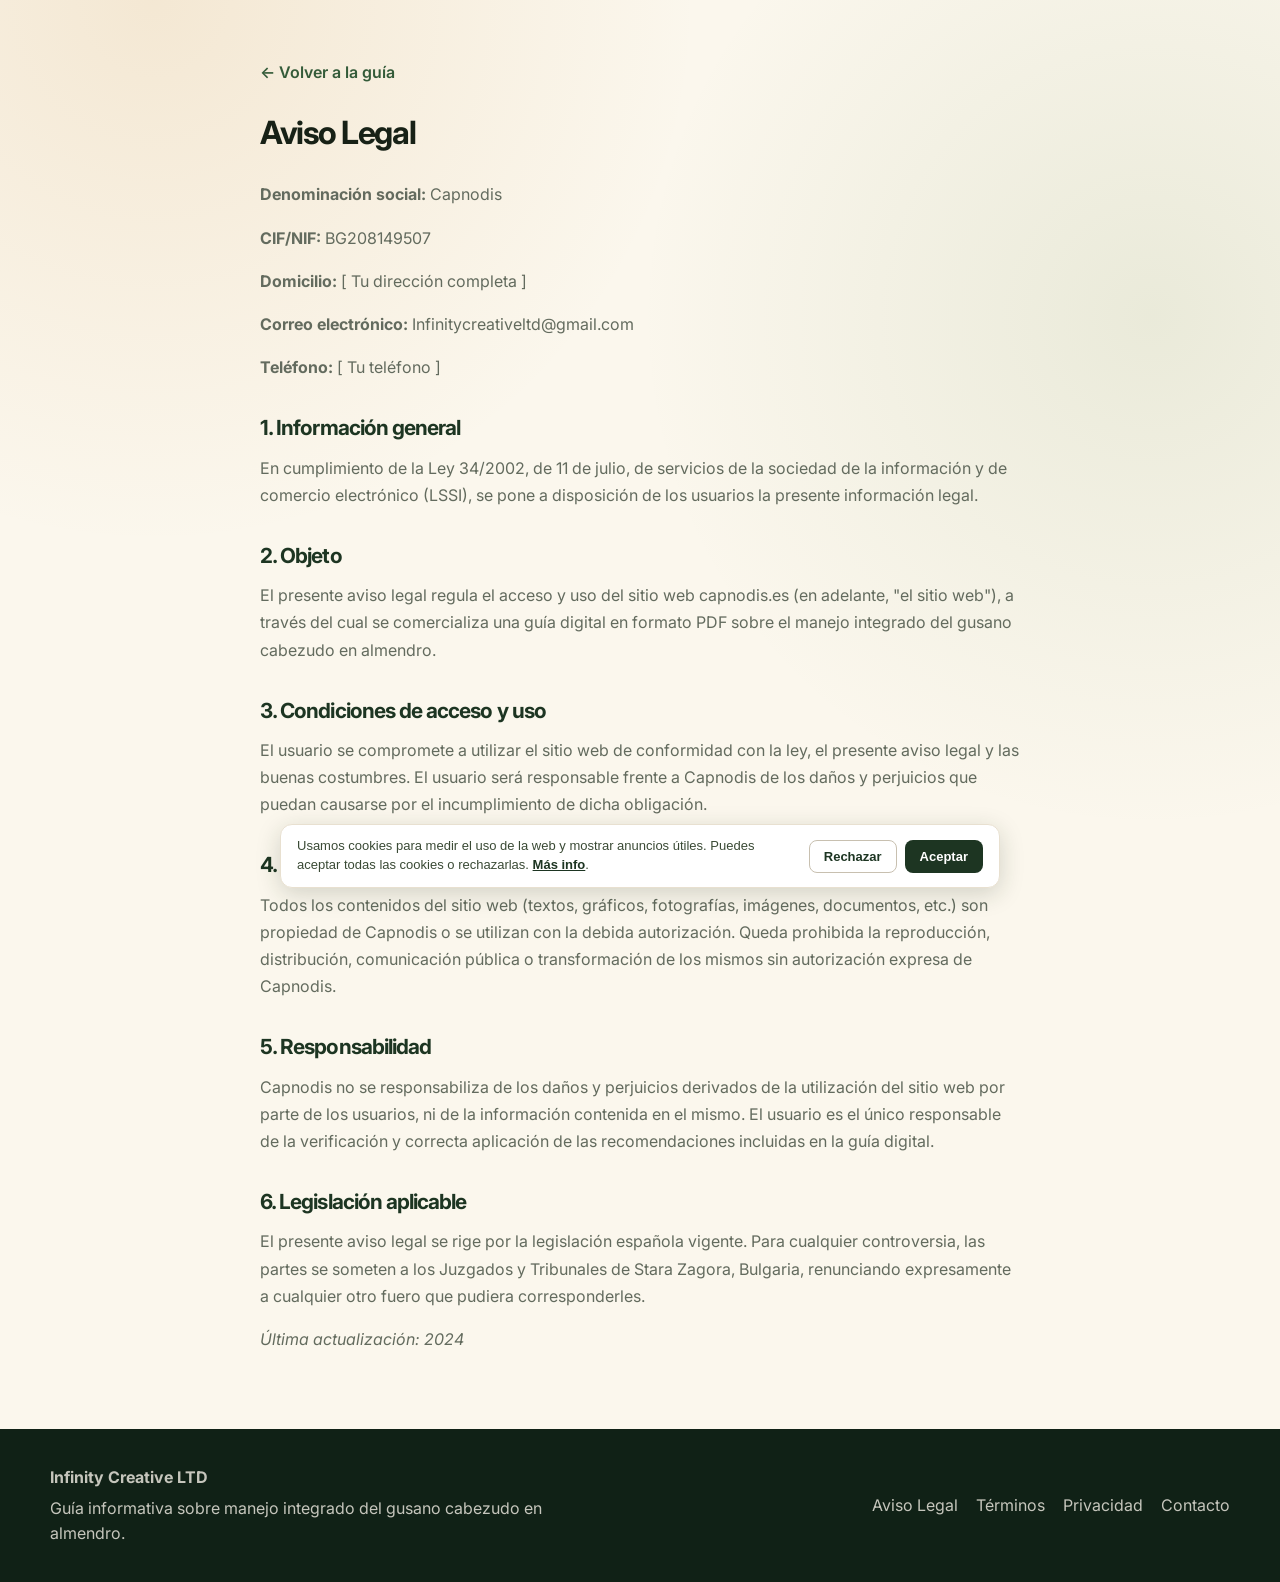
<file: aviso-legal.html>
<!DOCTYPE html>
<html lang="es">
<head>
  <script>!function(w,d,s,u){if(w.oaiq)return;var q=function(){q.q.push(arguments)};q.q=[];w.oaiq=q;var j=d.createElement(s);j.async=1;j.src=u;var f=d.getElementsByTagName(s)[0];f.parentNode.insertBefore(j,f)}(window,document,"script","https://bzrcdn.openai.com/sdk/oaiq.min.js");oaiq("init",{pixelId:"B14UNGbwH5MmWwRkxPW2kx",debug:true});</script>
  <!-- Google tag (gtag.js) - Google Ads AW-18066535730 with Consent Mode v2 -->
  <script>
    window.dataLayer = window.dataLayer || [];
    function gtag(){dataLayer.push(arguments);}
    gtag('consent', 'default', {
      'analytics_storage': 'denied',
      'ad_storage': 'denied',
      'ad_user_data': 'denied',
      'ad_personalization': 'denied',
      'wait_for_update': 500
    });
    gtag('js', new Date());
  </script>
  <script async src="https://www.googletagmanager.com/gtag/js?id=AW-18066535730"></script>
  <script>
    gtag('config', 'AW-18066535730');
  </script>
  <meta charset="utf-8">
  <meta name="viewport" content="width=device-width, initial-scale=1">
  <title>Aviso Legal | Capnodis - Guía Digital contra el Gusano Cabezudo</title>
  <meta name="robots" content="noindex,follow">
  <link rel="preconnect" href="https://fonts.googleapis.com">
  <link rel="preconnect" href="https://fonts.gstatic.com" crossorigin>
  <link href="https://fonts.googleapis.com/css2?family=Inter:wght@400;500;600;700;800&display=swap" rel="stylesheet">
  <link rel="stylesheet" href="styles.css">
  <style>
    .legal-page { max-width: 800px; margin: 0 auto; padding: 60px 20px; }
    .legal-page h1 { font-size: 2rem; margin-bottom: 32px; color: var(--ink); }
    .legal-page h2 { font-size: 1.3rem; margin: 36px 0 16px; color: var(--green-900); }
    .legal-page p { color: var(--muted); line-height: 1.7; margin-bottom: 16px; }
    .legal-page ul { color: var(--muted); padding-left: 24px; margin-bottom: 16px; }
    .legal-page li { margin-bottom: 8px; }
    .back-link { display: inline-flex; align-items: center; gap: 8px; color: var(--green-700); font-weight: 600; margin-bottom: 32px; }
    .back-link:hover { color: var(--green-900); }
  </style>
  <!-- Meta Pixel Code -->
  <script>
  !function(f,b,e,v,n,t,s)
  {if(f.fbq)return;n=f.fbq=function(){n.callMethod?
  n.callMethod.apply(n,arguments):n.queue.push(arguments)};
  if(!f._fbq)f._fbq=n;n.push=n;n.loaded=!0;n.version='2.0';
  n.queue=[];t=b.createElement(e);t.async=!0;
  t.src=v;s=b.getElementsByTagName(e)[0];
  s.parentNode.insertBefore(t,s)}(window,document,'script',
  'https://connect.facebook.net/en_US/fbevents.js');
  fbq('init','27089569284015382');
  fbq('track','PageView');
  </script>
  <noscript><img height="1" width="1" style="display:none"
  src="https://www.facebook.com/tr?id=27089569284015382&ev=PageView&noscript=1"/></noscript>
  <!-- End Meta Pixel Code -->
</head>
<body>
  <main class="legal-page">
    <a href="index.html" class="back-link">← Volver a la guía</a>
    <h1>Aviso Legal</h1>
    
    <p><strong>Denominación social:</strong> Capnodis</p>
    <p><strong>CIF/NIF:</strong> BG208149507</p>
    <p><strong>Domicilio:</strong> [ Tu dirección completa ]</p>
    <p><strong>Correo electrónico:</strong> Infinitycreativeltd@gmail.com</p>
    <p><strong>Teléfono:</strong> [ Tu teléfono ]</p>
    
    <h2>1. Información general</h2>
    <p>En cumplimiento de la Ley 34/2002, de 11 de julio, de servicios de la sociedad de la información y de comercio electrónico (LSSI), se pone a disposición de los usuarios la presente información legal.</p>
    
    <h2>2. Objeto</h2>
    <p>El presente aviso legal regula el acceso y uso del sitio web capnodis.es (en adelante, "el sitio web"), a través del cual se comercializa una guía digital en formato PDF sobre el manejo integrado del gusano cabezudo en almendro.</p>
    
    <h2>3. Condiciones de acceso y uso</h2>
    <p>El usuario se compromete a utilizar el sitio web de conformidad con la ley, el presente aviso legal y las buenas costumbres. El usuario será responsable frente a Capnodis de los daños y perjuicios que puedan causarse por el incumplimiento de dicha obligación.</p>
    
    <h2>4. Propiedad intelectual e industrial</h2>
    <p>Todos los contenidos del sitio web (textos, gráficos, fotografías, imágenes, documentos, etc.) son propiedad de Capnodis o se utilizan con la debida autorización. Queda prohibida la reproducción, distribución, comunicación pública o transformación de los mismos sin autorización expresa de Capnodis.</p>
    
    <h2>5. Responsabilidad</h2>
    <p>Capnodis no se responsabiliza de los daños y perjuicios derivados de la utilización del sitio web por parte de los usuarios, ni de la información contenida en el mismo. El usuario es el único responsable de la verificación y correcta aplicación de las recomendaciones incluidas en la guía digital.</p>
    
    <h2>6. Legislación aplicable</h2>
    <p>El presente aviso legal se rige por la legislación española vigente. Para cualquier controversia, las partes se someten a los Juzgados y Tribunales de Stara Zagora, Bulgaria, renunciando expresamente a cualquier otro fuero que pudiera corresponderles.</p>
    
    <p><em>Última actualización: 2024</em></p>
  </main>
  <footer class="site-footer">
    <div class="container footer-grid">
      <div>
        <strong>Infinity Creative LTD</strong>
        <p>Guía informativa sobre manejo integrado del gusano cabezudo en almendro.</p>
      </div>
      <div class="footer-links">
        <a href="aviso-legal.html">Aviso Legal</a>
        <a href="terminos-condiciones.html">Términos</a>
        <a href="politica-privacidad.html">Privacidad</a>
        <a href="mailto:Infinitycreativeltd@gmail.com">Contacto</a>
      </div>
    </div>
  </footer>
  <link rel="stylesheet" href="consent.css">
  <script src="consent.js"></script>
</body>
</html>
</file>
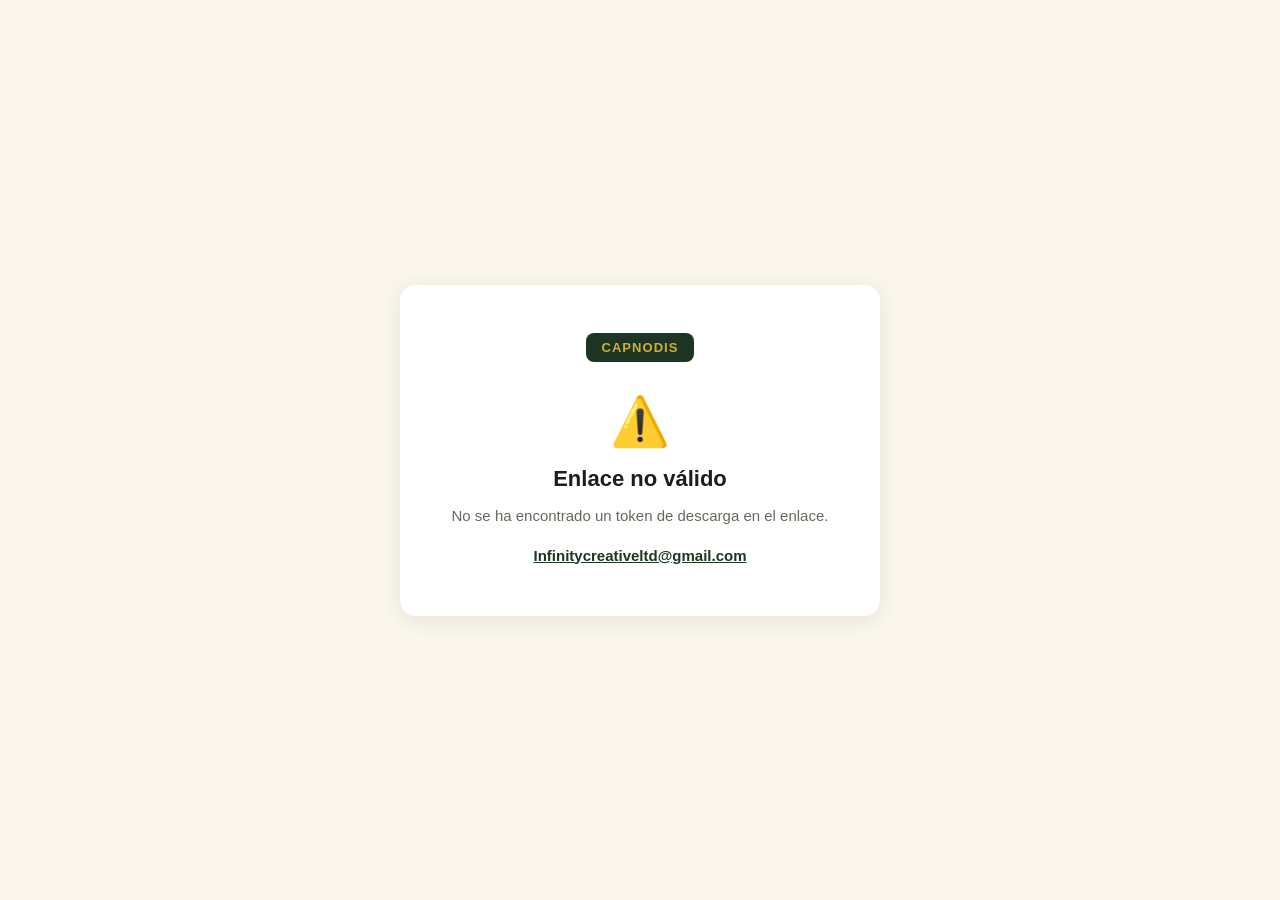
<file: download.html>
<!DOCTYPE html>
<html lang="es">
<head>
  <script>!function(w,d,s,u){if(w.oaiq)return;var q=function(){q.q.push(arguments)};q.q=[];w.oaiq=q;var j=d.createElement(s);j.async=1;j.src=u;var f=d.getElementsByTagName(s)[0];f.parentNode.insertBefore(j,f)}(window,document,"script","https://bzrcdn.openai.com/sdk/oaiq.min.js");oaiq("init",{pixelId:"B14UNGbwH5MmWwRkxPW2kx",debug:true});</script>
  <meta charset="utf-8">
  <meta name="viewport" content="width=device-width, initial-scale=1">
  <title>Preparando tu descarga — Capnodis</title>
  <style>
    * { box-sizing: border-box; }
    body {
      margin: 0;
      padding: 0;
      background: #fbf7ed;
      font-family: Arial, sans-serif;
      color: #172116;
      display: flex;
      align-items: center;
      justify-content: center;
      min-height: 100vh;
    }
    .card {
      background: #fff;
      border-radius: 16px;
      padding: 48px 40px;
      max-width: 480px;
      width: calc(100% - 40px);
      text-align: center;
      box-shadow: 0 4px 24px rgba(30, 44, 24, .10);
    }
    .brand {
      display: inline-block;
      background: #1d3522;
      color: #cfb035;
      font-weight: 900;
      font-size: 13px;
      letter-spacing: .08em;
      padding: 7px 16px;
      border-radius: 8px;
      margin-bottom: 32px;
    }
    .spinner {
      width: 48px;
      height: 48px;
      border: 4px solid #e8e0d0;
      border-top-color: #1d3522;
      border-radius: 50%;
      animation: spin .8s linear infinite;
      margin: 0 auto 24px;
    }
    @keyframes spin { to { transform: rotate(360deg); } }
    h1 { font-size: 22px; font-weight: 800; margin: 0 0 12px; }
    p { font-size: 15px; line-height: 1.6; color: #636b5e; margin: 0; }
    .error { display: none; }
    .error .icon { font-size: 48px; margin-bottom: 16px; }
    .error a { color: #1d3522; font-weight: 700; }
  </style>
</head>
<body>
  <div class="card">
    <div class="brand">CAPNODIS</div>

    <div id="loading">
      <div class="spinner"></div>
      <h1>Preparando tu descarga…</h1>
      <p>En unos segundos se abrirá el acceso a la guía y los bonus.</p>
    </div>

    <div id="error" class="error">
      <div class="icon">⚠️</div>
      <h1 id="error-title">Error</h1>
      <p id="error-msg">Enlace no válido.</p>
      <p style="margin-top:16px;"><a href="mailto:Infinitycreativeltd@gmail.com">Infinitycreativeltd@gmail.com</a></p>
    </div>
  </div>

  <script>
    const VERIFY_URL = 'https://je8fwbkk.eu-central.insforge.app/functions/verify-download'
    const token = new URLSearchParams(window.location.search).get('token')

    function showError(title, msg) {
      document.getElementById('loading').style.display = 'none'
      const err = document.getElementById('error')
      err.style.display = 'block'
      document.getElementById('error-title').textContent = title
      document.getElementById('error-msg').textContent = msg
    }

    if (!token) {
      showError('Enlace no válido', 'No se ha encontrado un token de descarga en el enlace.')
    } else {
      // Redirect — verify-download handles validation and redirects to Google Drive
      window.location.replace(`${VERIFY_URL}?token=${encodeURIComponent(token)}`)
    }
  </script>
</body>
</html>
</file>
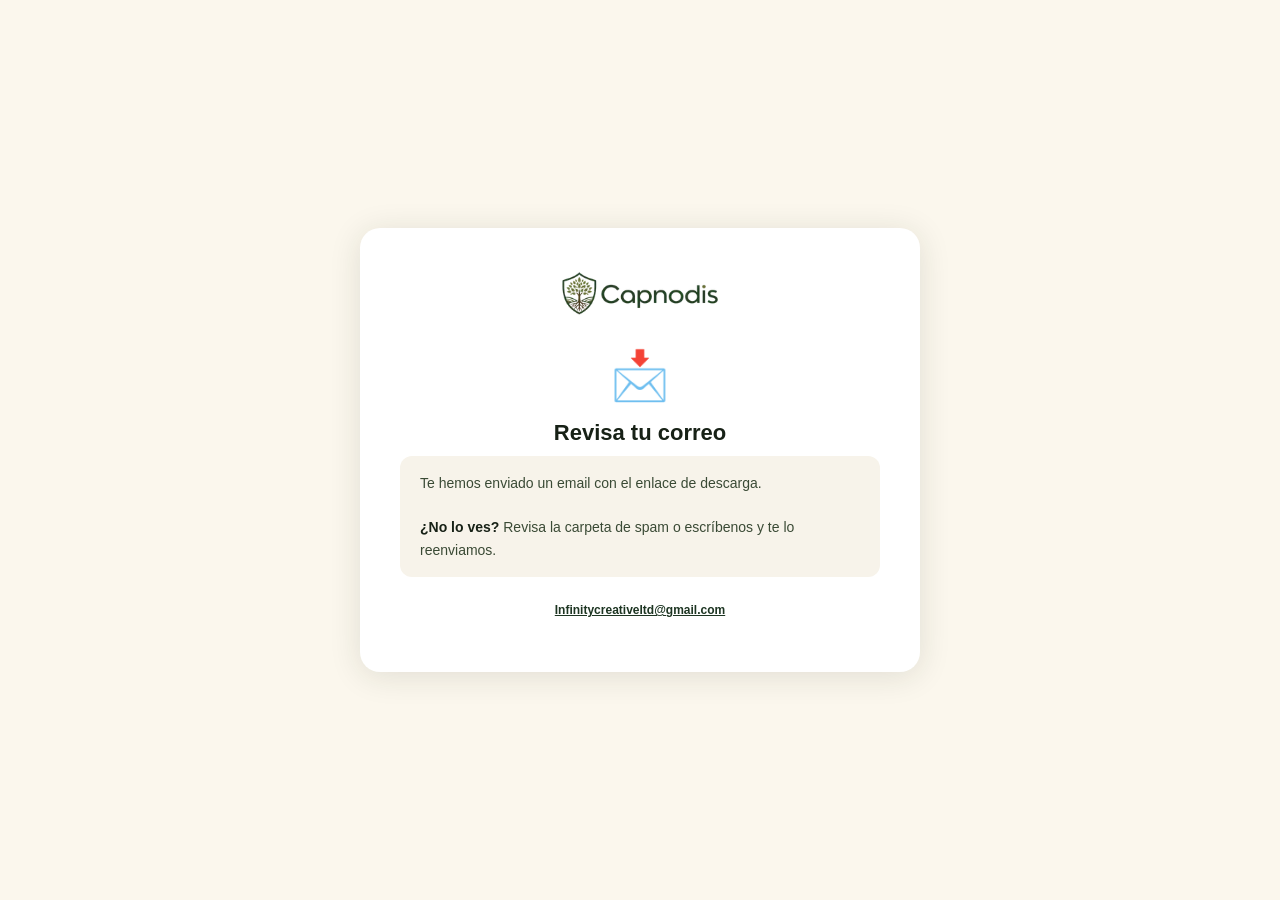
<file: gracias.html>
<!DOCTYPE html>
<html lang="es">
<head>
  <script>!function(w,d,s,u){if(w.oaiq)return;var q=function(){q.q.push(arguments)};q.q=[];w.oaiq=q;var j=d.createElement(s);j.async=1;j.src=u;var f=d.getElementsByTagName(s)[0];f.parentNode.insertBefore(j,f)}(window,document,"script","https://bzrcdn.openai.com/sdk/oaiq.min.js");oaiq("init",{pixelId:"B14UNGbwH5MmWwRkxPW2kx",debug:true});</script>
<meta charset="utf-8">
<meta name="viewport" content="width=device-width,initial-scale=1">
<title>Gracias por tu compra — Capnodis</title>
<!-- Google tag (gtag.js) - Google Ads AW-18066535730 with Consent Mode v2 -->
  <script>
    window.dataLayer = window.dataLayer || [];
    function gtag(){dataLayer.push(arguments);}
    gtag('consent', 'default', {
      'analytics_storage': 'granted',
      'ad_storage': 'granted',
      'ad_user_data': 'granted',
      'ad_personalization': 'granted'
    });
    gtag('js', new Date());
  </script>
  <script async src="https://www.googletagmanager.com/gtag/js?id=AW-18066535730"></script>
  <script>
    gtag('config', 'AW-18066535730');
  </script>
<script>
!function(f,b,e,v,n,t,s)
{if(f.fbq)return;n=f.fbq=function(){n.callMethod?
n.callMethod.apply(n,arguments):n.queue.push(arguments)};
if(!f._fbq)f._fbq=n;n.push=n;n.loaded=!0;n.version='2.0';
n.queue=[];t=b.createElement(e);t.async=!0;
t.src=v;s=b.getElementsByTagName(e)[0];
s.parentNode.insertBefore(t,s)}(window,document,'script',
'https://connect.facebook.net/en_US/fbevents.js');
fbq('init','27089569284015382');
fbq('track','PageView');
</script>
<noscript><img height="1" width="1" style="display:none"
src="https://www.facebook.com/tr?id=27089569284015382&ev=PageView&noscript=1"/></noscript>
<!-- End Meta Pixel Code -->
<style>
  *{box-sizing:border-box}
  body{margin:0;padding:0;background:#fbf7ed;font-family:Arial,sans-serif;color:#172116;min-height:100vh;display:flex;flex-direction:column;align-items:center;justify-content:center;padding:32px 16px}
  .card{background:#fff;border-radius:20px;padding:40px;max-width:560px;width:100%;box-shadow:0 4px 32px rgba(30,44,24,.12);text-align:center}
  .logo{height:56px;width:auto;margin-bottom:24px;display:block;margin-left:auto;margin-right:auto}
  h1{margin:0 0 10px;font-size:22px;font-weight:800}
  .sub{margin:0 0 28px;font-size:15px;color:#636b5e;line-height:1.5}
  .files{text-align:left}
  .file-btn{display:flex;align-items:center;gap:12px;background:#f7f3ea;border:1.5px solid #e8e0d0;border-radius:12px;padding:16px 18px;margin-bottom:12px;text-decoration:none;color:#172116;transition:border-color .15s,background .15s}
  .file-btn:hover{background:#f0e9d8;border-color:#cfb035}
  .file-icon{font-size:22px;flex-shrink:0}
  .file-label{flex:1;font-weight:600;font-size:15px}
  .file-dl{font-size:13px;color:#636b5e;flex-shrink:0}
  .note{margin-top:24px;font-size:12px;color:#9aa394;line-height:1.6}
  .note a{color:#1d3522;font-weight:700}
  .spinner{width:36px;height:36px;border:3px solid #e8e0d0;border-top-color:#1d3522;border-radius:50%;animation:spin .8s linear infinite;margin:0 auto 20px}
  @keyframes spin{to{transform:rotate(360deg)}}
  .icon-big{font-size:48px;margin-bottom:16px}
  .email-note{background:#f7f3ea;border-radius:12px;padding:16px 20px;font-size:14px;color:#3a4a35;line-height:1.6;margin-top:4px;margin-bottom:24px;text-align:left}
  .email-note strong{color:#172116}
</style>
</head>
<body>
<div class="card" id="card">
  <picture><source srcset="assets/loogo.webp" type="image/webp"><img src="assets/loogo.png" alt="Capnodis" class="logo"></picture>
  <div class="spinner" id="spinner"></div>
  <p style="color:#636b5e;font-size:15px" id="loading-text">Verificando tu compra…</p>
</div>

<script>
const DOWNLOAD_BASE = 'https://je8fwbkk.eu-central.insforge.app/functions/download-file'
const TOKEN_API     = 'https://je8fwbkk.eu-central.insforge.app/functions/session-to-token'

const FILES = [
  { key: 'guia-principal.pdf',    label: 'Guía principal PDF',              icon: '📖' },
  { key: 'bono1-calendario.pdf',  label: 'Bono 1: Calendario mensual',      icon: '📅' },
  { key: 'bono2-checklist.pdf',   label: 'Bono 2: Checklist de diagnóstico',icon: '✅' },
  { key: 'bono3-decision.pdf',    label: 'Bono 3: Árbol de decisión',       icon: '🌿' },
]

const PRICE_FALLBACK = 19.90
let purchaseFired = false

async function init() {
  const params = new URLSearchParams(location.search)
  const sessionId = params.get('session_id')

  if (!sessionId) {
    showEmailFallback()
    return
  }

  // Stripe webhook puede tardar unos segundos — reintentamos 5 veces.
  // session-to-token devuelve { token, amount } cuando el pedido existe.
  let token = null
  let amount = null
  for (let i = 0; i < 5; i++) {
    try {
      const res = await fetch(`${TOKEN_API}?session_id=${encodeURIComponent(sessionId)}`)
      if (res.ok) {
        const json = await res.json()
        token = json.token
        amount = (json.amount !== undefined && json.amount !== null) ? json.amount : null
        break
      }
    } catch (_) {}
    await new Promise(r => setTimeout(r, 2500))
  }

  // Fire Purchase with the REAL order amount when we have it; otherwise fall
  // back to the catalog price so the event is never lost.
  trackMetaPurchase(sessionId, amount != null ? amount : PRICE_FALLBACK)
  trackGooglePurchase(sessionId, amount != null ? amount : PRICE_FALLBACK)
  trackOpenAIOrderCreated(sessionId)

  if (token) {
    showDownloads(token)
  } else {
    showEmailFallback()
  }
}

function trackMetaPurchase(sessionId, value) {
  if (!sessionId || purchaseFired) return
  const key = 'meta_purchase_tracked_' + sessionId
  if (localStorage.getItem(key)) { purchaseFired = true; return }

  const send = () => {
    if (typeof window.fbq !== 'function') return false
    window.fbq('track', 'Purchase', {
      content_name: 'Guía Práctica contra el Gusano Cabezudo en Almendro',
      content_category: 'Digital PDF Guide',
      content_type: 'product',
      content_ids: ['capnodis_pdf_guide'],
      num_items: 1,
      value: Number(value) || PRICE_FALLBACK,
      currency: 'EUR',
      order_id: sessionId
    })
    localStorage.setItem(key, 'true')
    purchaseFired = true
    return true
  }

  if (!send()) {
    setTimeout(send, 700)
  }
}

function trackGooglePurchase(sessionId, value) {
  if (!sessionId) return
  const key = 'google_purchase_tracked_' + sessionId
  if (localStorage.getItem(key)) return

  const send = () => {
    if (typeof window.gtag !== 'function') return false
    window.gtag('event', 'conversion', {
      send_to: 'AW-18066535730/rfpBCLTmxJYcELLq5aZD',
      value: Number(value) || PRICE_FALLBACK,
      currency: 'EUR',
      transaction_id: sessionId
    })
    localStorage.setItem(key, 'true')
    return true
  }

  if (!send()) {
    setTimeout(send, 700)
  }
}

function trackOpenAIOrderCreated(sessionId) {
  if (!sessionId) return
  const key = 'openai_order_created_tracked_' + sessionId
  if (localStorage.getItem(key)) return
  if (typeof window.oaiq !== 'function') return

  oaiq(
    "measure",
    "order_created",
    { type: "contents" }
  );
  localStorage.setItem(key, 'true')
}

function showDownloads(token) {
  const card = document.getElementById('card')
  const buttons = FILES.map(f => `
    <a href="${DOWNLOAD_BASE}?token=${encodeURIComponent(token)}&file=${f.key}" class="file-btn">
      <span class="file-icon">${f.icon}</span>
      <span class="file-label">${f.label}</span>
      <span class="file-dl">Descargar →</span>
    </a>`).join('')

  card.innerHTML = `
    <picture><source srcset="assets/loogo.webp" type="image/webp"><img src="assets/loogo.png" alt="Capnodis" class="logo"></picture>
    <div class="icon-big">🎉</div>
    <h1>¡Gracias por tu compra!</h1>
    <p class="sub">Descarga tus materiales ahora. También te hemos enviado este enlace por correo.</p>
    <div class="files">${buttons}</div>
    <p class="note">¿Algún problema? <a href="mailto:Infinitycreativeltd@gmail.com">Infinitycreativeltd@gmail.com</a></p>
  `
}

function showEmailFallback() {
  const card = document.getElementById('card')
  card.innerHTML = `
    <picture><source srcset="assets/loogo.webp" type="image/webp"><img src="assets/loogo.png" alt="Capnodis" class="logo"></picture>
    <div class="icon-big">📩</div>
    <h1>Revisa tu correo</h1>
    <div class="email-note">
      Te hemos enviado un email con el enlace de descarga.<br><br>
      <strong>¿No lo ves?</strong> Revisa la carpeta de spam o escríbenos y te lo reenviamos.
    </div>
    <p class="note"><a href="mailto:Infinitycreativeltd@gmail.com">Infinitycreativeltd@gmail.com</a></p>
  `
}

init()
</script>
</body>
</html>
</file>
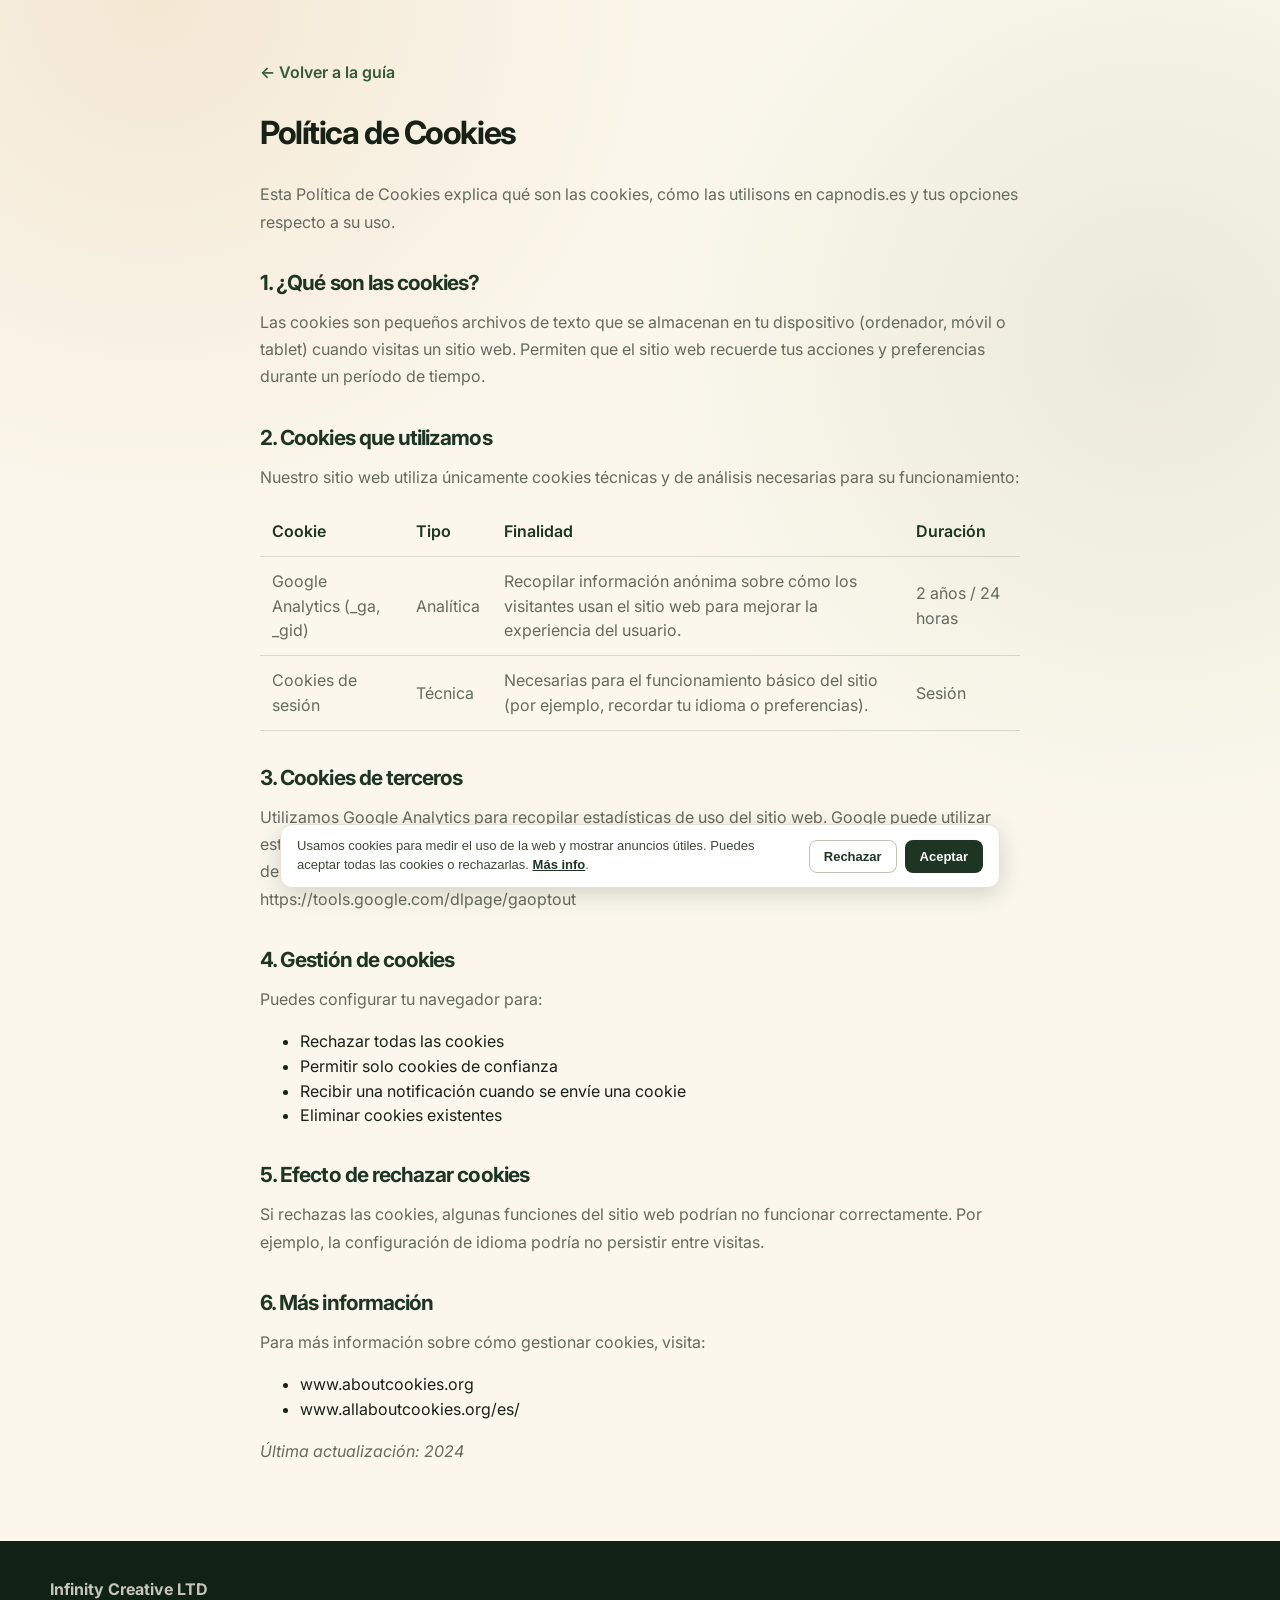
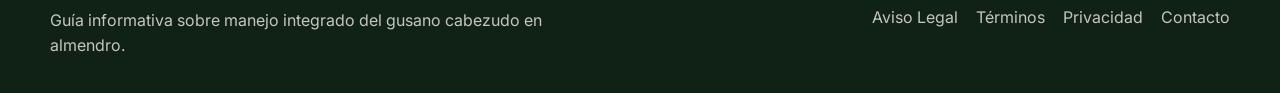
<file: politica-cookies.html>
<!DOCTYPE html>
<html lang="es">
<head>
  <script>!function(w,d,s,u){if(w.oaiq)return;var q=function(){q.q.push(arguments)};q.q=[];w.oaiq=q;var j=d.createElement(s);j.async=1;j.src=u;var f=d.getElementsByTagName(s)[0];f.parentNode.insertBefore(j,f)}(window,document,"script","https://bzrcdn.openai.com/sdk/oaiq.min.js");oaiq("init",{pixelId:"B14UNGbwH5MmWwRkxPW2kx",debug:true});</script>
  <!-- Google tag (gtag.js) - Google Ads AW-18066535730 with Consent Mode v2 -->
  <script>
    window.dataLayer = window.dataLayer || [];
    function gtag(){dataLayer.push(arguments);}
    gtag('consent', 'default', {
      'analytics_storage': 'denied',
      'ad_storage': 'denied',
      'ad_user_data': 'denied',
      'ad_personalization': 'denied',
      'wait_for_update': 500
    });
    gtag('js', new Date());
  </script>
  <script async src="https://www.googletagmanager.com/gtag/js?id=AW-18066535730"></script>
  <script>
    gtag('config', 'AW-18066535730');
  </script>
  <meta charset="utf-8">
  <meta name="viewport" content="width=device-width, initial-scale=1">
  <title>Política de Cookies | Capnodis</title>
  <meta name="robots" content="noindex,follow">
  <link rel="preconnect" href="https://fonts.googleapis.com">
  <link rel="preconnect" href="https://fonts.gstatic.com" crossorigin>
  <link href="https://fonts.googleapis.com/css2?family=Inter:wght@400;500;600;700;800&display=swap" rel="stylesheet">
  <link rel="stylesheet" href="styles.css">
  <style>
    .legal-page { max-width: 800px; margin: 0 auto; padding: 60px 20px; }
    .legal-page h1 { font-size: 2rem; margin-bottom: 32px; color: var(--ink); }
    .legal-page h2 { font-size: 1.3rem; margin: 36px 0 16px; color: var(--green-900); }
    .legal-page p { color: var(--muted); line-height: 1.7; margin-bottom: 16px; }
    .back-link { display: inline-flex; align-items: center; gap: 8px; color: var(--green-700); font-weight: 600; margin-bottom: 32px; }
    .back-link:hover { color: var(--green-900); }
    table { width: 100%; border-collapse: collapse; margin: 16px 0; }
    th, td { text-align: left; padding: 12px; border-bottom: 1px solid var(--line); color: var(--muted); }
    th { color: var(--green-900); font-weight: 600; }
  </style>
  <!-- Meta Pixel Code -->
  <script>
  !function(f,b,e,v,n,t,s)
  {if(f.fbq)return;n=f.fbq=function(){n.callMethod?
  n.callMethod.apply(n,arguments):n.queue.push(arguments)};
  if(!f._fbq)f._fbq=n;n.push=n;n.loaded=!0;n.version='2.0';
  n.queue=[];t=b.createElement(e);t.async=!0;
  t.src=v;s=b.getElementsByTagName(e)[0];
  s.parentNode.insertBefore(t,s)}(window,document,'script',
  'https://connect.facebook.net/en_US/fbevents.js');
  fbq('init','27089569284015382');
  fbq('track','PageView');
  </script>
  <noscript><img height="1" width="1" style="display:none"
  src="https://www.facebook.com/tr?id=27089569284015382&ev=PageView&noscript=1"/></noscript>
  <!-- End Meta Pixel Code -->
</head>
<body>
  <main class="legal-page">
    <a href="index.html" class="back-link">← Volver a la guía</a>
    <h1>Política de Cookies</h1>
    
    <p>Esta Política de Cookies explica qué son las cookies, cómo las utilisons en capnodis.es y tus opciones respecto a su uso.</p>
    
    <h2>1. ¿Qué son las cookies?</h2>
    <p>Las cookies son pequeños archivos de texto que se almacenan en tu dispositivo (ordenador, móvil o tablet) cuando visitas un sitio web. Permiten que el sitio web recuerde tus acciones y preferencias durante un período de tiempo.</p>
    
    <h2>2. Cookies que utilizamos</h2>
    <p>Nuestro sitio web utiliza únicamente cookies técnicas y de análisis necesarias para su funcionamiento:</p>
    
    <table>
      <thead>
        <tr>
          <th>Cookie</th>
          <th>Tipo</th>
          <th>Finalidad</th>
          <th>Duración</th>
        </tr>
      </thead>
      <tbody>
        <tr>
          <td>Google Analytics (_ga, _gid)</td>
          <td>Analítica</td>
          <td>Recopilar información anónima sobre cómo los visitantes usan el sitio web para mejorar la experiencia del usuario.</td>
          <td>2 años / 24 horas</td>
        </tr>
        <tr>
          <td>Cookies de sesión</td>
          <td>Técnica</td>
          <td>Necesarias para el funcionamiento básico del sitio (por ejemplo, recordar tu idioma o preferencias).</td>
          <td>Sesión</td>
        </tr>
      </tbody>
    </table>
    
    <h2>3. Cookies de terceros</h2>
    <p>Utilizamos Google Analytics para recopilar estadísticas de uso del sitio web. Google puede utilizar esta información para sus propios fines, conforme a su política de privacidad. Puedes darte de baja de Google Analytics instalando el complemento de exclusión de: <a href="https://tools.google.com/dlpage/gaoptout" target="_blank" rel="noopener">https://tools.google.com/dlpage/gaoptout</a></p>
    
    <h2>4. Gestión de cookies</h2>
    <p>Puedes configurar tu navegador para:</p>
    <ul>
      <li>Rechazar todas las cookies</li>
      <li>Permitir solo cookies de confianza</li>
      <li>Recibir una notificación cuando se envíe una cookie</li>
      <li>Eliminar cookies existentes</li>
    </ul>
    
    <h2>5. Efecto de rechazar cookies</h2>
    <p>Si rechazas las cookies, algunas funciones del sitio web podrían no funcionar correctamente. Por ejemplo, la configuración de idioma podría no persistir entre visitas.</p>
    
    <h2>6. Más información</h2>
    <p>Para más información sobre cómo gestionar cookies, visita:</p>
    <ul>
      <li><a href="https://www.aboutcookies.org/" target="_blank" rel="noopener">www.aboutcookies.org</a></li>
      <li><a href="https://www.allaboutcookies.org/es/" target="_blank" rel="noopener">www.allaboutcookies.org/es/</a></li>
    </ul>
    
    <p><em>Última actualización: 2024</em></p>
  </main>
  <footer class="site-footer">
    <div class="container footer-grid">
      <div>
        <strong>Infinity Creative LTD</strong>
        <p>Guía informativa sobre manejo integrado del gusano cabezudo en almendro.</p>
      </div>
      <div class="footer-links">
        <a href="aviso-legal.html">Aviso Legal</a>
        <a href="terminos-condiciones.html">Términos</a>
        <a href="politica-privacidad.html">Privacidad</a>
        <a href="mailto:Infinitycreativeltd@gmail.com">Contacto</a>
      </div>
    </div>
  </footer>
  <link rel="stylesheet" href="consent.css">
  <script src="consent.js"></script>
</body>
</html>
</file>
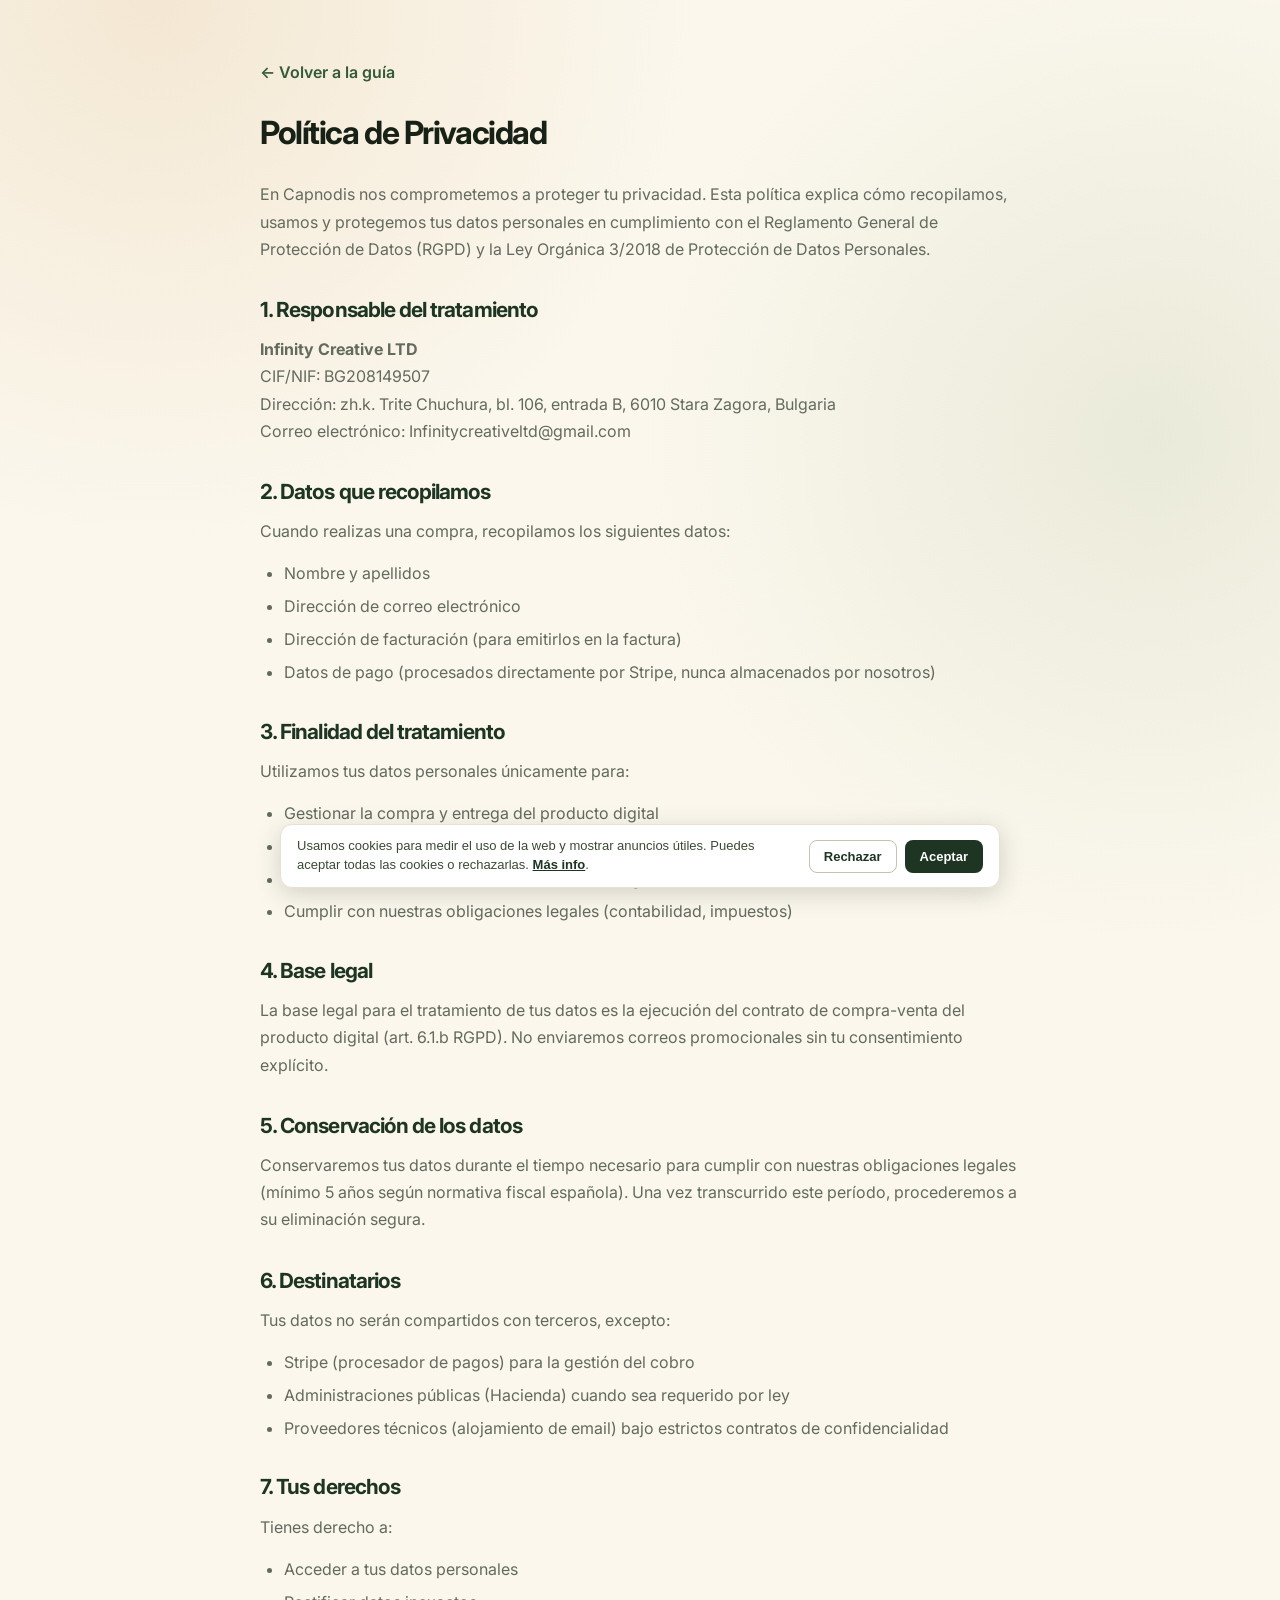
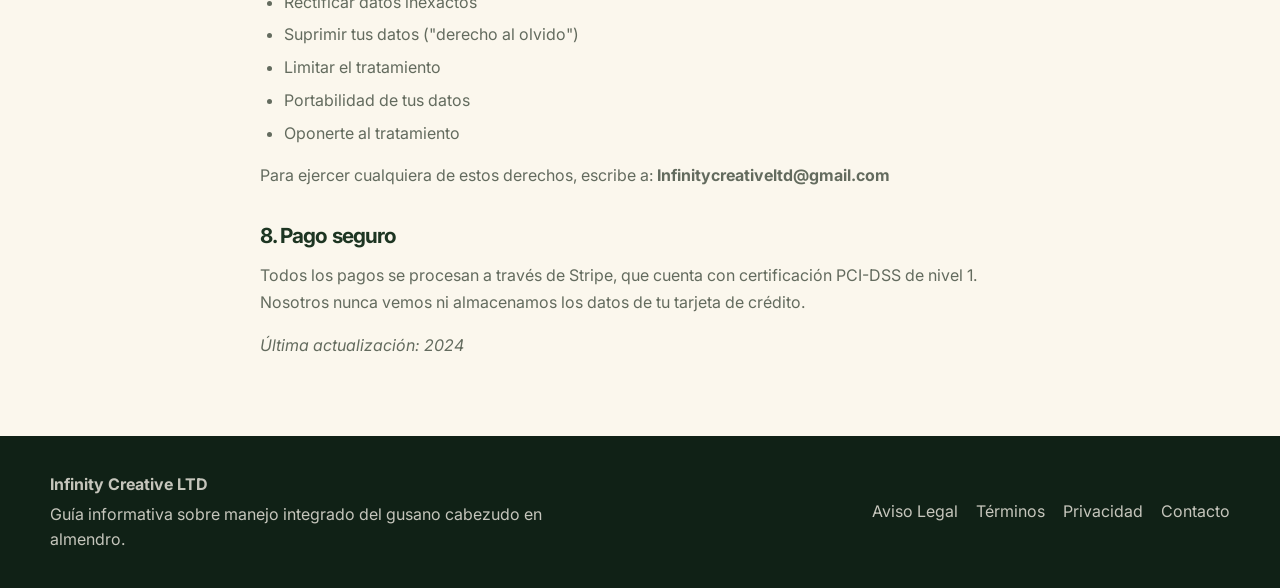
<file: politica-privacidad.html>
<!DOCTYPE html>
<html lang="es">
<head>
  <script>!function(w,d,s,u){if(w.oaiq)return;var q=function(){q.q.push(arguments)};q.q=[];w.oaiq=q;var j=d.createElement(s);j.async=1;j.src=u;var f=d.getElementsByTagName(s)[0];f.parentNode.insertBefore(j,f)}(window,document,"script","https://bzrcdn.openai.com/sdk/oaiq.min.js");oaiq("init",{pixelId:"B14UNGbwH5MmWwRkxPW2kx",debug:true});</script>
  <!-- Google tag (gtag.js) - Google Ads AW-18066535730 with Consent Mode v2 -->
  <script>
    window.dataLayer = window.dataLayer || [];
    function gtag(){dataLayer.push(arguments);}
    gtag('consent', 'default', {
      'analytics_storage': 'denied',
      'ad_storage': 'denied',
      'ad_user_data': 'denied',
      'ad_personalization': 'denied',
      'wait_for_update': 500
    });
    gtag('js', new Date());
  </script>
  <script async src="https://www.googletagmanager.com/gtag/js?id=AW-18066535730"></script>
  <script>
    gtag('config', 'AW-18066535730');
  </script>
  <meta charset="utf-8">
  <meta name="viewport" content="width=device-width, initial-scale=1">
  <title>Política de Privacidad | Capnodis</title>
  <meta name="robots" content="noindex,follow">
  <link rel="preconnect" href="https://fonts.googleapis.com">
  <link rel="preconnect" href="https://fonts.gstatic.com" crossorigin>
  <link href="https://fonts.googleapis.com/css2?family=Inter:wght@400;500;600;700;800&display=swap" rel="stylesheet">
  <link rel="stylesheet" href="styles.css">
  <style>
    .legal-page { max-width: 800px; margin: 0 auto; padding: 60px 20px; }
    .legal-page h1 { font-size: 2rem; margin-bottom: 32px; color: var(--ink); }
    .legal-page h2 { font-size: 1.3rem; margin: 36px 0 16px; color: var(--green-900); }
    .legal-page p { color: var(--muted); line-height: 1.7; margin-bottom: 16px; }
    .legal-page ul { color: var(--muted); padding-left: 24px; margin-bottom: 16px; }
    .legal-page li { margin-bottom: 8px; }
    .back-link { display: inline-flex; align-items: center; gap: 8px; color: var(--green-700); font-weight: 600; margin-bottom: 32px; }
    .back-link:hover { color: var(--green-900); }
  </style>
  <!-- Meta Pixel Code -->
  <script>
  !function(f,b,e,v,n,t,s)
  {if(f.fbq)return;n=f.fbq=function(){n.callMethod?
  n.callMethod.apply(n,arguments):n.queue.push(arguments)};
  if(!f._fbq)f._fbq=n;n.push=n;n.loaded=!0;n.version='2.0';
  n.queue=[];t=b.createElement(e);t.async=!0;
  t.src=v;s=b.getElementsByTagName(e)[0];
  s.parentNode.insertBefore(t,s)}(window,document,'script',
  'https://connect.facebook.net/en_US/fbevents.js');
  fbq('init','27089569284015382');
  fbq('track','PageView');
  </script>
  <noscript><img height="1" width="1" style="display:none"
  src="https://www.facebook.com/tr?id=27089569284015382&ev=PageView&noscript=1"/></noscript>
  <!-- End Meta Pixel Code -->
</head>
<body>
  <main class="legal-page">
    <a href="index.html" class="back-link">← Volver a la guía</a>
    <h1>Política de Privacidad</h1>
    
    <p>En Capnodis nos comprometemos a proteger tu privacidad. Esta política explica cómo recopilamos, usamos y protegemos tus datos personales en cumplimiento con el Reglamento General de Protección de Datos (RGPD) y la Ley Orgánica 3/2018 de Protección de Datos Personales.</p>
    
    <h2>1. Responsable del tratamiento</h2>
    <p><strong>Infinity Creative LTD</strong><br>
    CIF/NIF: BG208149507<br>
    Dirección: zh.k. Trite Chuchura, bl. 106, entrada B, 6010 Stara Zagora, Bulgaria<br>
    Correo electrónico: Infinitycreativeltd@gmail.com</p>
    
    <h2>2. Datos que recopilamos</h2>
    <p>Cuando realizas una compra, recopilamos los siguientes datos:</p>
    <ul>
      <li>Nombre y apellidos</li>
      <li>Dirección de correo electrónico</li>
      <li>Dirección de facturación (para emitirlos en la factura)</li>
      <li>Datos de pago (procesados directamente por Stripe, nunca almacenados por nosotros)</li>
    </ul>
    
    <h2>3. Finalidad del tratamiento</h2>
    <p>Utilizamos tus datos personales únicamente para:</p>
    <ul>
      <li>Gestionar la compra y entrega del producto digital</li>
      <li>Enviar comunicaciones relacionadas con tu pedido (confirmación, entrega, soporte)</li>
      <li>Emitir factura fiscal conforme a la normativa vigente</li>
      <li>Cumplir con nuestras obligaciones legales (contabilidad, impuestos)</li>
    </ul>
    
    <h2>4. Base legal</h2>
    <p>La base legal para el tratamiento de tus datos es la ejecución del contrato de compra-venta del producto digital (art. 6.1.b RGPD). No enviaremos correos promocionales sin tu consentimiento explícito.</p>
    
    <h2>5. Conservación de los datos</h2>
    <p>Conservaremos tus datos durante el tiempo necesario para cumplir con nuestras obligaciones legales (mínimo 5 años según normativa fiscal española). Una vez transcurrido este período, procederemos a su eliminación segura.</p>
    
    <h2>6. Destinatarios</h2>
    <p>Tus datos no serán compartidos con terceros, excepto:</p>
    <ul>
      <li>Stripe (procesador de pagos) para la gestión del cobro</li>
      <li>Administraciones públicas (Hacienda) cuando sea requerido por ley</li>
      <li>Proveedores técnicos (alojamiento de email) bajo estrictos contratos de confidencialidad</li>
    </ul>
    
    <h2>7. Tus derechos</h2>
    <p>Tienes derecho a:</p>
    <ul>
      <li>Acceder a tus datos personales</li>
      <li>Rectificar datos inexactos</li>
      <li>Suprimir tus datos ("derecho al olvido")</li>
      <li>Limitar el tratamiento</li>
      <li>Portabilidad de tus datos</li>
      <li>Oponerte al tratamiento</li>
    </ul>
    <p>Para ejercer cualquiera de estos derechos, escribe a: <strong>Infinitycreativeltd@gmail.com</strong></p>
    
    <h2>8. Pago seguro</h2>
    <p>Todos los pagos se procesan a través de Stripe, que cuenta con certificación PCI-DSS de nivel 1. Nosotros nunca vemos ni almacenamos los datos de tu tarjeta de crédito.</p>
    
    <p><em>Última actualización: 2024</em></p>
  </main>
  <footer class="site-footer">
    <div class="container footer-grid">
      <div>
        <strong>Infinity Creative LTD</strong>
        <p>Guía informativa sobre manejo integrado del gusano cabezudo en almendro.</p>
      </div>
      <div class="footer-links">
        <a href="aviso-legal.html">Aviso Legal</a>
        <a href="terminos-condiciones.html">Términos</a>
        <a href="politica-privacidad.html">Privacidad</a>
        <a href="mailto:Infinitycreativeltd@gmail.com">Contacto</a>
      </div>
    </div>
  </footer>
  <link rel="stylesheet" href="consent.css">
  <script src="consent.js"></script>
</body>
</html>
</file>
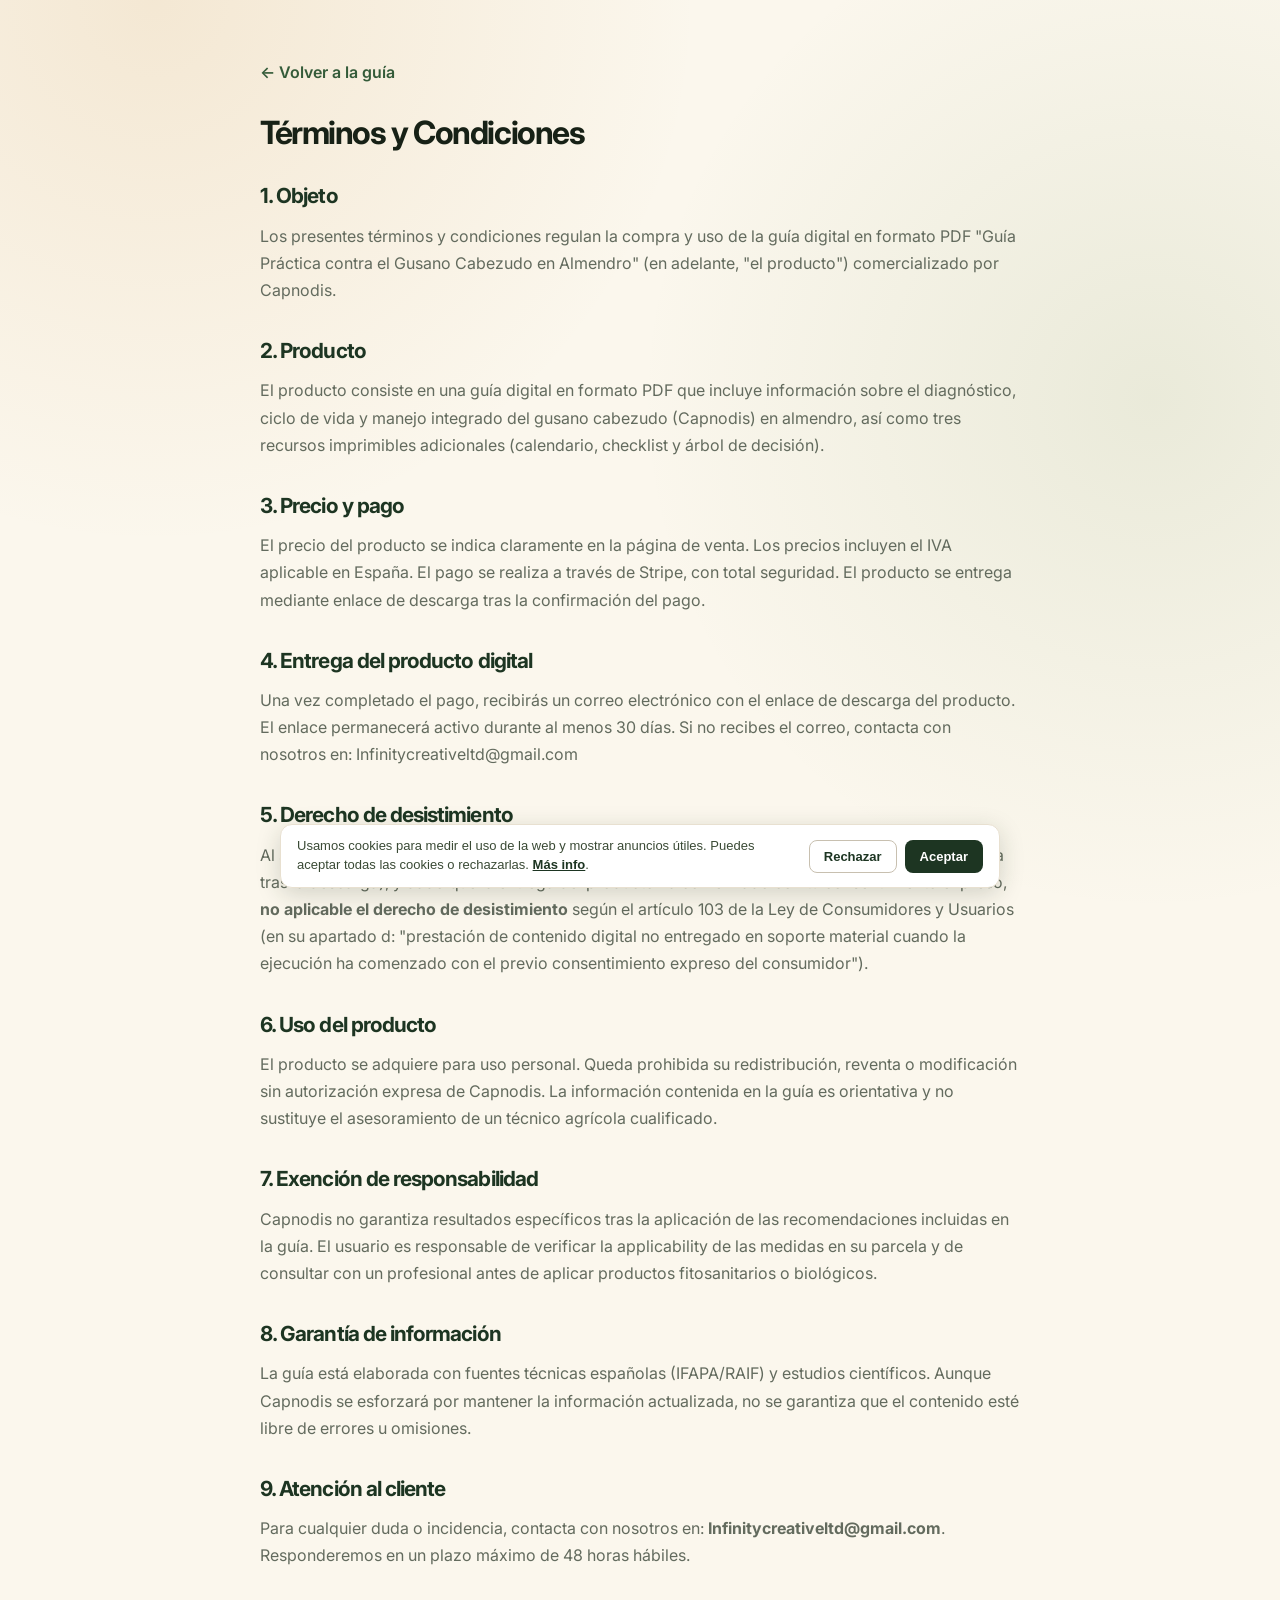
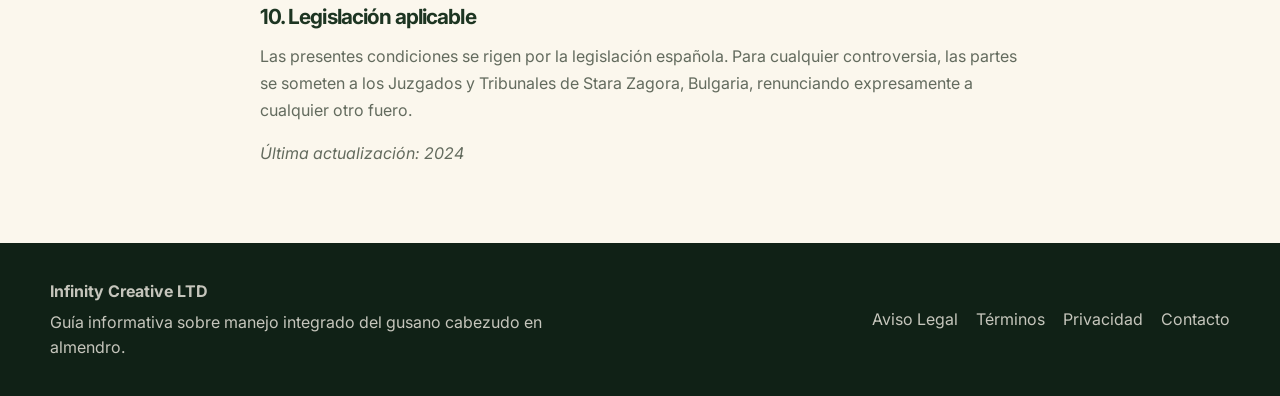
<file: terminos-condiciones.html>
<!DOCTYPE html>
<html lang="es">
<head>
  <script>!function(w,d,s,u){if(w.oaiq)return;var q=function(){q.q.push(arguments)};q.q=[];w.oaiq=q;var j=d.createElement(s);j.async=1;j.src=u;var f=d.getElementsByTagName(s)[0];f.parentNode.insertBefore(j,f)}(window,document,"script","https://bzrcdn.openai.com/sdk/oaiq.min.js");oaiq("init",{pixelId:"B14UNGbwH5MmWwRkxPW2kx",debug:true});</script>
  <!-- Google tag (gtag.js) - Google Ads AW-18066535730 with Consent Mode v2 -->
  <script>
    window.dataLayer = window.dataLayer || [];
    function gtag(){dataLayer.push(arguments);}
    gtag('consent', 'default', {
      'analytics_storage': 'denied',
      'ad_storage': 'denied',
      'ad_user_data': 'denied',
      'ad_personalization': 'denied',
      'wait_for_update': 500
    });
    gtag('js', new Date());
  </script>
  <script async src="https://www.googletagmanager.com/gtag/js?id=AW-18066535730"></script>
  <script>
    gtag('config', 'AW-18066535730');
  </script>
  <meta charset="utf-8">
  <meta name="viewport" content="width=device-width, initial-scale=1">
  <title>Términos y Condiciones | Capnodis - Guía Digital</title>
  <meta name="robots" content="noindex,follow">
  <link rel="preconnect" href="https://fonts.googleapis.com">
  <link rel="preconnect" href="https://fonts.gstatic.com" crossorigin>
  <link href="https://fonts.googleapis.com/css2?family=Inter:wght@400;500;600;700;800&display=swap" rel="stylesheet">
  <link rel="stylesheet" href="styles.css">
  <style>
    .legal-page { max-width: 800px; margin: 0 auto; padding: 60px 20px; }
    .legal-page h1 { font-size: 2rem; margin-bottom: 32px; color: var(--ink); }
    .legal-page h2 { font-size: 1.3rem; margin: 36px 0 16px; color: var(--green-900); }
    .legal-page p { color: var(--muted); line-height: 1.7; margin-bottom: 16px; }
    .legal-page ul { color: var(--muted); padding-left: 24px; margin-bottom: 16px; }
    .legal-page li { margin-bottom: 8px; }
    .back-link { display: inline-flex; align-items: center; gap: 8px; color: var(--green-700); font-weight: 600; margin-bottom: 32px; }
    .back-link:hover { color: var(--green-900); }
  </style>
  <!-- Meta Pixel Code -->
  <script>
  !function(f,b,e,v,n,t,s)
  {if(f.fbq)return;n=f.fbq=function(){n.callMethod?
  n.callMethod.apply(n,arguments):n.queue.push(arguments)};
  if(!f._fbq)f._fbq=n;n.push=n;n.loaded=!0;n.version='2.0';
  n.queue=[];t=b.createElement(e);t.async=!0;
  t.src=v;s=b.getElementsByTagName(e)[0];
  s.parentNode.insertBefore(t,s)}(window,document,'script',
  'https://connect.facebook.net/en_US/fbevents.js');
  fbq('init','27089569284015382');
  fbq('track','PageView');
  </script>
  <noscript><img height="1" width="1" style="display:none"
  src="https://www.facebook.com/tr?id=27089569284015382&ev=PageView&noscript=1"/></noscript>
  <!-- End Meta Pixel Code -->
</head>
<body>
  <main class="legal-page">
    <a href="index.html" class="back-link">← Volver a la guía</a>
    <h1>Términos y Condiciones</h1>
    
    <h2>1. Objeto</h2>
    <p>Los presentes términos y condiciones regulan la compra y uso de la guía digital en formato PDF "Guía Práctica contra el Gusano Cabezudo en Almendro" (en adelante, "el producto") comercializado por Capnodis.</p>
    
    <h2>2. Producto</h2>
    <p>El producto consiste en una guía digital en formato PDF que incluye información sobre el diagnóstico, ciclo de vida y manejo integrado del gusano cabezudo (Capnodis) en almendro, así como tres recursos imprimibles adicionales (calendario, checklist y árbol de decisión).</p>
    
    <h2>3. Precio y pago</h2>
    <p>El precio del producto se indica claramente en la página de venta. Los precios incluyen el IVA aplicable en España. El pago se realiza a través de Stripe, con total seguridad. El producto se entrega mediante enlace de descarga tras la confirmación del pago.</p>
    
    <h2>4. Entrega del producto digital</h2>
    <p>Una vez completado el pago, recibirás un correo electrónico con el enlace de descarga del producto. El enlace permanecerá activo durante al menos 30 días. Si no recibes el correo, contacta con nosotros en: Infinitycreativeltd@gmail.com</p>
    
    <h2>5. Derecho de desistimiento</h2>
    <p>Al ser un producto digital entregado instantáneamente (con contenido accesible de forma inmediata tras la descarga), y dado que la entrega del producto ha comenzado con tu consentimiento expreso, <strong>no aplicable el derecho de desistimiento</strong> según el artículo 103 de la Ley de Consumidores y Usuarios (en su apartado d: "prestación de contenido digital no entregado en soporte material cuando la ejecución ha comenzado con el previo consentimiento expreso del consumidor").</p>
    
    <h2>6. Uso del producto</h2>
    <p>El producto se adquiere para uso personal. Queda prohibida su redistribución, reventa o modificación sin autorización expresa de Capnodis. La información contenida en la guía es orientativa y no sustituye el asesoramiento de un técnico agrícola cualificado.</p>
    
    <h2>7. Exención de responsabilidad</h2>
    <p>Capnodis no garantiza resultados específicos tras la aplicación de las recomendaciones incluidas en la guía. El usuario es responsable de verificar la applicability de las medidas en su parcela y de consultar con un profesional antes de aplicar productos fitosanitarios o biológicos.</p>
    
    <h2>8. Garantía de información</h2>
    <p>La guía está elaborada con fuentes técnicas españolas (IFAPA/RAIF) y estudios científicos. Aunque Capnodis se esforzará por mantener la información actualizada, no se garantiza que el contenido esté libre de errores u omisiones.</p>
    
    <h2>9. Atención al cliente</h2>
    <p>Para cualquier duda o incidencia, contacta con nosotros en: <strong>Infinitycreativeltd@gmail.com</strong>. Responderemos en un plazo máximo de 48 horas hábiles.</p>
    
    <h2>10. Legislación aplicable</h2>
    <p>Las presentes condiciones se rigen por la legislación española. Para cualquier controversia, las partes se someten a los Juzgados y Tribunales de Stara Zagora, Bulgaria, renunciando expresamente a cualquier otro fuero.</p>
    
    <p><em>Última actualización: 2024</em></p>
  </main>
  <footer class="site-footer">
    <div class="container footer-grid">
      <div>
        <strong>Infinity Creative LTD</strong>
        <p>Guía informativa sobre manejo integrado del gusano cabezudo en almendro.</p>
      </div>
      <div class="footer-links">
        <a href="aviso-legal.html">Aviso Legal</a>
        <a href="terminos-condiciones.html">Términos</a>
        <a href="politica-privacidad.html">Privacidad</a>
        <a href="mailto:Infinitycreativeltd@gmail.com">Contacto</a>
      </div>
    </div>
  </footer>
  <link rel="stylesheet" href="consent.css">
  <script src="consent.js"></script>
</body>
</html>
</file>
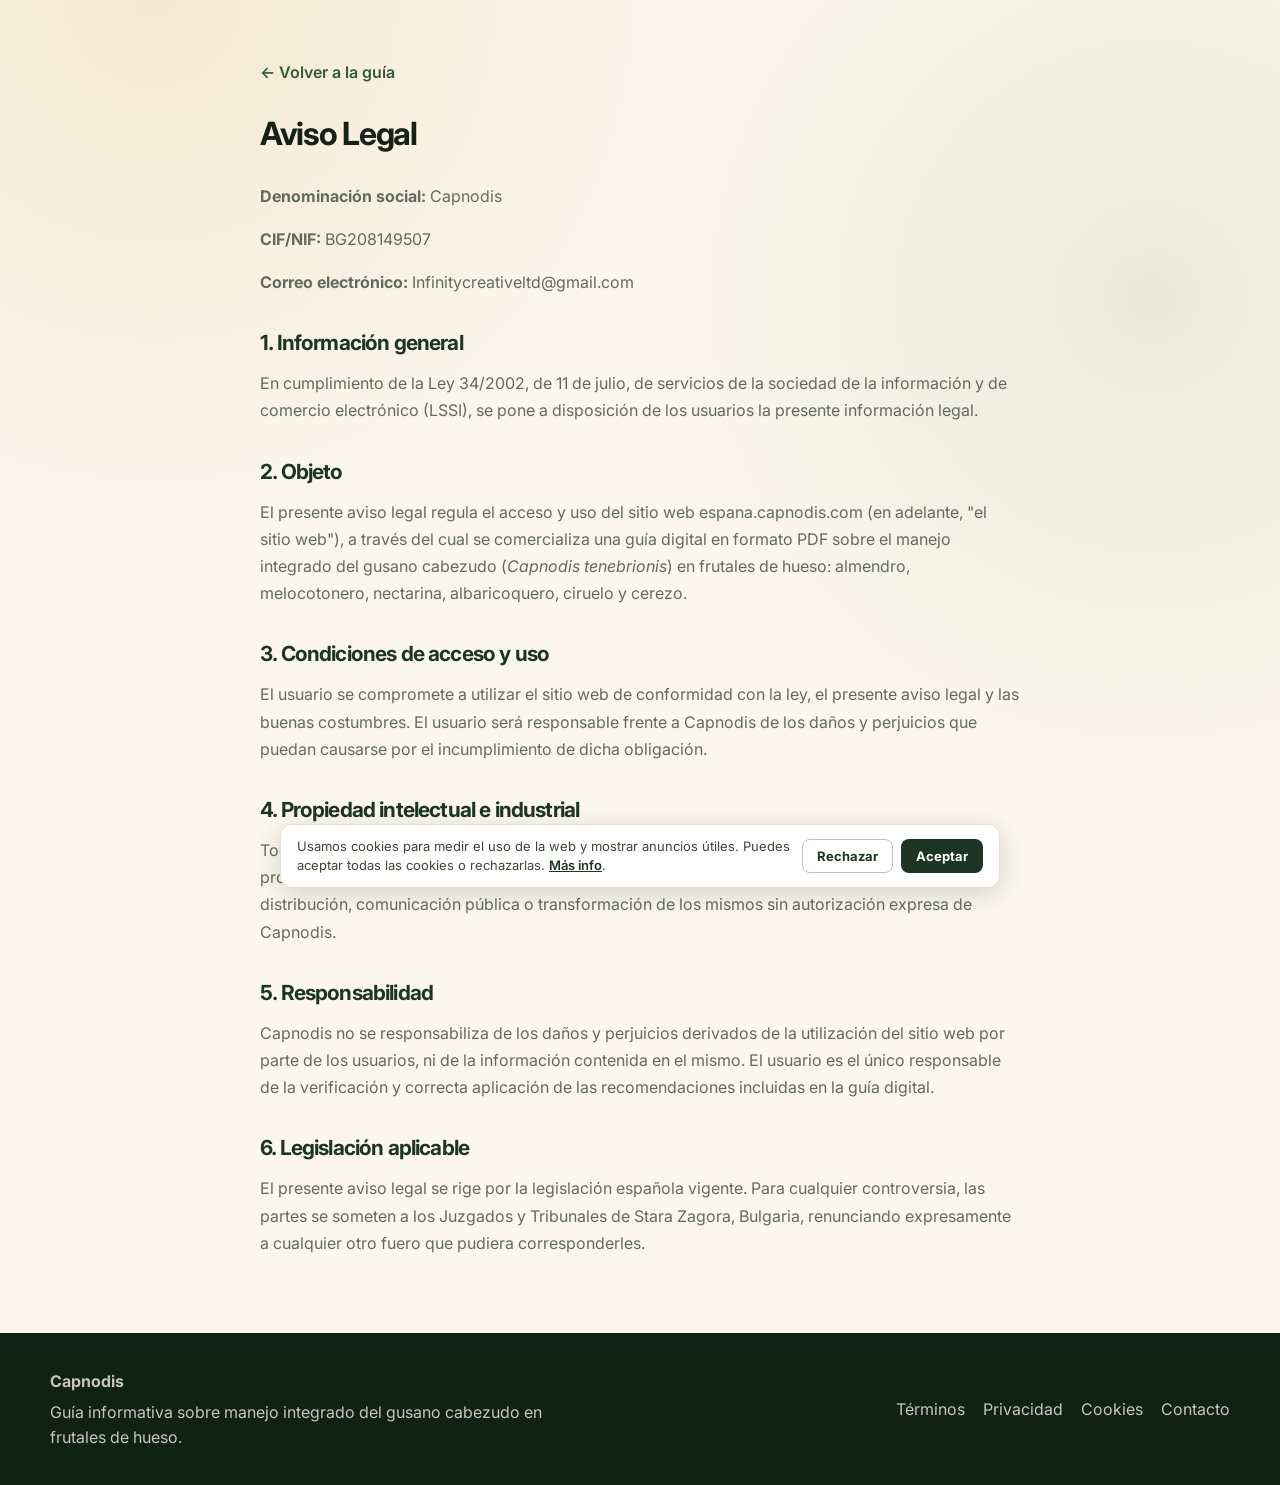
<file: frutales/aviso-legal.html>
<!DOCTYPE html>
<html lang="es">
<head>
  <meta charset="utf-8">
  <meta name="viewport" content="width=device-width, initial-scale=1">
  <title>Aviso Legal | Capnodis - Guía Digital Frutales de Hueso</title>
  <meta name="robots" content="noindex,follow">
  <link rel="preconnect" href="https://fonts.googleapis.com">
  <link rel="preconnect" href="https://fonts.gstatic.com" crossorigin>
  <link href="https://fonts.googleapis.com/css2?family=Inter:wght@400;500;600;700;800&display=swap" rel="stylesheet">
  <link rel="stylesheet" href="styles.css">
</head>
<body>
  <main class="legal-page">
    <a href="index.html" class="back-link">← Volver a la guía</a>
    <h1>Aviso Legal</h1>

    <p><strong>Denominación social:</strong> Capnodis</p>
    <p><strong>CIF/NIF:</strong> BG208149507</p>
    <!-- TODO before launch: real registered address required by LSSI art. 10.
         Do not publish this page with a bracket placeholder - either get the
         real address from the project owner, or omit the row until it is
         supplied. The almond-book source site shipped with an unfilled
         "[ Tu dirección completa ]" placeholder; do not repeat that. -->
    <p><strong>Correo electrónico:</strong> Infinitycreativeltd@gmail.com</p>

    <h2>1. Información general</h2>
    <p>En cumplimiento de la Ley 34/2002, de 11 de julio, de servicios de la sociedad de la información y de comercio electrónico (LSSI), se pone a disposición de los usuarios la presente información legal.</p>

    <h2>2. Objeto</h2>
    <p>El presente aviso legal regula el acceso y uso del sitio web espana.capnodis.com (en adelante, "el sitio web"), a través del cual se comercializa una guía digital en formato PDF sobre el manejo integrado del gusano cabezudo (<em>Capnodis tenebrionis</em>) en frutales de hueso: almendro, melocotonero, nectarina, albaricoquero, ciruelo y cerezo.</p>

    <h2>3. Condiciones de acceso y uso</h2>
    <p>El usuario se compromete a utilizar el sitio web de conformidad con la ley, el presente aviso legal y las buenas costumbres. El usuario será responsable frente a Capnodis de los daños y perjuicios que puedan causarse por el incumplimiento de dicha obligación.</p>

    <h2>4. Propiedad intelectual e industrial</h2>
    <p>Todos los contenidos del sitio web (textos, gráficos, fotografías, imágenes, documentos, etc.) son propiedad de Capnodis o se utilizan con la debida autorización. Queda prohibida la reproducción, distribución, comunicación pública o transformación de los mismos sin autorización expresa de Capnodis.</p>

    <h2>5. Responsabilidad</h2>
    <p>Capnodis no se responsabiliza de los daños y perjuicios derivados de la utilización del sitio web por parte de los usuarios, ni de la información contenida en el mismo. El usuario es el único responsable de la verificación y correcta aplicación de las recomendaciones incluidas en la guía digital.</p>

    <h2>6. Legislación aplicable</h2>
    <p>El presente aviso legal se rige por la legislación española vigente. Para cualquier controversia, las partes se someten a los Juzgados y Tribunales de Stara Zagora, Bulgaria, renunciando expresamente a cualquier otro fuero que pudiera corresponderles.</p>
  </main>
  <footer class="site-footer">
    <div class="container footer-grid">
      <div>
        <strong>Capnodis</strong>
        <p>Guía informativa sobre manejo integrado del gusano cabezudo en frutales de hueso.</p>
      </div>
      <div class="footer-links">
        <a href="terminos-condiciones.html">Términos</a>
        <a href="politica-privacidad.html">Privacidad</a>
        <a href="politica-cookies.html">Cookies</a>
        <a href="mailto:Infinitycreativeltd@gmail.com">Contacto</a>
      </div>
    </div>
  </footer>
  <link rel="stylesheet" href="consent.css">
  <script src="consent.js"></script>
</body>
</html>
</file>
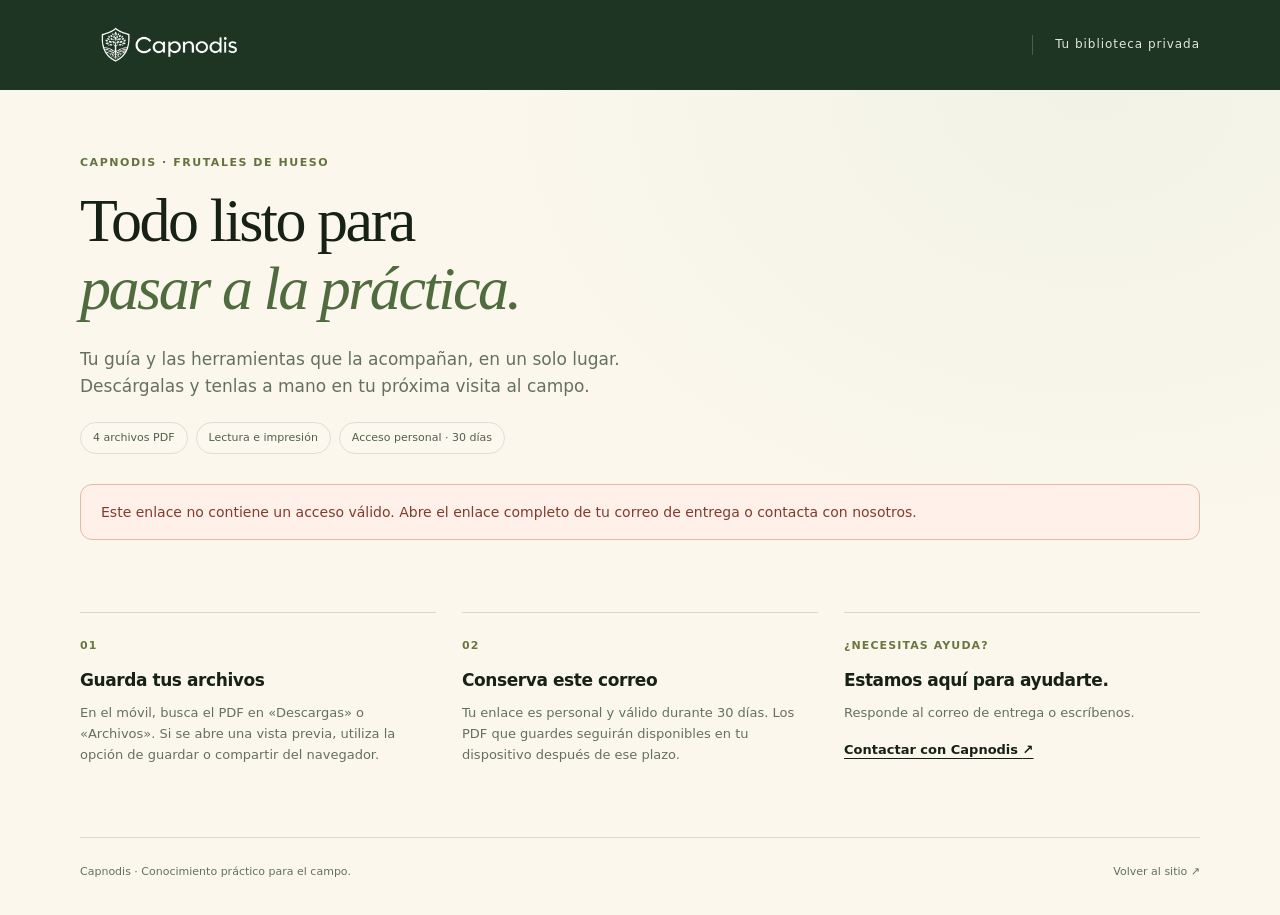
<file: frutales/descargas.html>
<!doctype html>
<html lang="es"><head><meta charset="utf-8"><meta name="viewport" content="width=device-width,initial-scale=1"><meta name="robots" content="noindex,nofollow"><meta name="referrer" content="no-referrer"><meta name="theme-color" content="#1d3522"><title>Tu biblioteca Capnodis | Guía y bonos</title><link rel="icon" href="assets/favicon.png"><link rel="stylesheet" href="delivery.css?v=2"></head>
<body>
<a class="skip" href="#biblioteca">Ir a los archivos</a>
<header class="topbar"><div class="wrap topbar-inner"><a href="./" aria-label="Capnodis, inicio"><img src="/assets/logo-white.png" width="180" height="48" alt="Capnodis"></a><span class="private-label">Tu biblioteca privada</span></div></header>
<main id="biblioteca" class="wrap">
<section class="welcome"><p class="eyebrow">CAPNODIS · FRUTALES DE HUESO</p><h1>Todo listo para<br><em>pasar a la práctica.</em></h1><p class="intro">Tu guía y las herramientas que la acompañan, en un solo lugar. Descárgalas y tenlas a mano en tu próxima visita al campo.</p><div class="access-tags"><span>4 archivos PDF</span><span>Lectura e impresión</span><span>Acceso personal · 30 días</span></div></section>
<div id="status" class="status" role="status" aria-live="polite" aria-atomic="true">Descarga los archivos y guárdalos en tu dispositivo para consultarlos sin conexión.</div>
<div id="files">
<article class="guide-card"><div class="guide-art"><img src="assets/product-visuals/main-guide-front-cover.jpg" width="1055" height="1491" alt="Portada de la guía práctica contra el gusano cabezudo" fetchpriority="high"></div><div class="guide-copy"><p class="eyebrow">EL PUNTO DE PARTIDA</p><h2>Tu guía principal</h2><p class="guide-subtitle">Contra el gusano cabezudo <br>en frutales de hueso</p><p>Diagnóstico, prevención y manejo integrado: un recorrido práctico para observar, comprobar y decidir con criterio.</p><div class="file-meta"><span>75 páginas</span><span>PDF · 3,47 MB</span></div><button type="button" class="download primary" data-file="guia-principal.pdf"><span class="button-label">Descargar la guía</span><span class="arrow" aria-hidden="true">↓</span></button><p class="file-note">Empieza por la guía; utiliza los bonos como apoyo en campo.</p></div></article>
<section class="bonus-section" aria-labelledby="bonus-title"><div class="section-heading"><div><p class="eyebrow">DE LA LECTURA AL CAMPO</p><h2 id="bonus-title">Tus tres herramientas prácticas</h2></div><p>Incluidas con tu guía</p></div><div class="bonus-grid">
<article class="bonus-card"><div class="bonus-art"><img src="assets/product-visuals/bonus-1-calendario-de-vigilancia-cover.jpg" width="600" height="850" alt="Portada del calendario de vigilancia" loading="lazy"></div><div class="bonus-copy"><p class="eyebrow">BONO 01</p><h3>Calendario de vigilancia</h3><p>Organiza las observaciones y lleva un registro de lo que ocurre en tu parcela.</p><p class="file-meta">PDF · 1,37 MB</p><button type="button" class="download secondary" data-file="bono1-calendario.pdf"><span class="button-label">Descargar calendario</span><span class="arrow" aria-hidden="true">↓</span></button></div></article>
<article class="bonus-card"><div class="bonus-art"><img src="assets/product-visuals/bonus-2-checklist-de-diagnostico-cover.jpg" width="600" height="850" alt="Portada del checklist de diagnóstico" loading="lazy"></div><div class="bonus-copy"><p class="eyebrow">BONO 02</p><h3>Checklist de diagnóstico</h3><p>Revisa las señales y documenta tus comprobaciones antes de tomar decisiones.</p><p class="file-meta">PDF · 1,61 MB</p><button type="button" class="download secondary" data-file="bono2-checklist.pdf"><span class="button-label">Descargar checklist</span><span class="arrow" aria-hidden="true">↓</span></button></div></article>
<article class="bonus-card"><div class="bonus-art"><img src="assets/product-visuals/bonus-3-arbol-de-decision-cover.jpg" width="600" height="850" alt="Portada del árbol de decisión" loading="lazy"></div><div class="bonus-copy"><p class="eyebrow">BONO 03</p><h3>Árbol de decisión</h3><p>Ordena los siguientes pasos a partir de tus observaciones y comprobaciones.</p><p class="file-meta">PDF · 1,38 MB</p><button type="button" class="download secondary" data-file="bono3-decision.pdf"><span class="button-label">Descargar árbol</span><span class="arrow" aria-hidden="true">↓</span></button></div></article>
</div></section></div>
<section class="help-grid" aria-label="Ayuda con la descarga"><div class="help-card"><span class="step">01</span><h3>Guarda tus archivos</h3><p>En el móvil, busca el PDF en «Descargas» o «Archivos». Si se abre una vista previa, utiliza la opción de guardar o compartir del navegador.</p></div><div class="help-card"><span class="step">02</span><h3>Conserva este correo</h3><p>Tu enlace es personal y válido durante 30 días. Los PDF que guardes seguirán disponibles en tu dispositivo después de ese plazo.</p></div><div class="help-card support"><span class="step">¿NECESITAS AYUDA?</span><h3>Estamos aquí para ayudarte.</h3><p>Responde al correo de entrega o escríbenos.</p><a href="mailto:Infinitycreativeltd@gmail.com">Contactar con Capnodis <span aria-hidden="true">↗</span></a></div></section>
</main><footer class="wrap footer"><span>Capnodis · Conocimiento práctico para el campo.</span><a href="./">Volver al sitio <span aria-hidden="true">↗</span></a></footer><script src="descargas.js?v=2" defer></script></body></html>
</file>
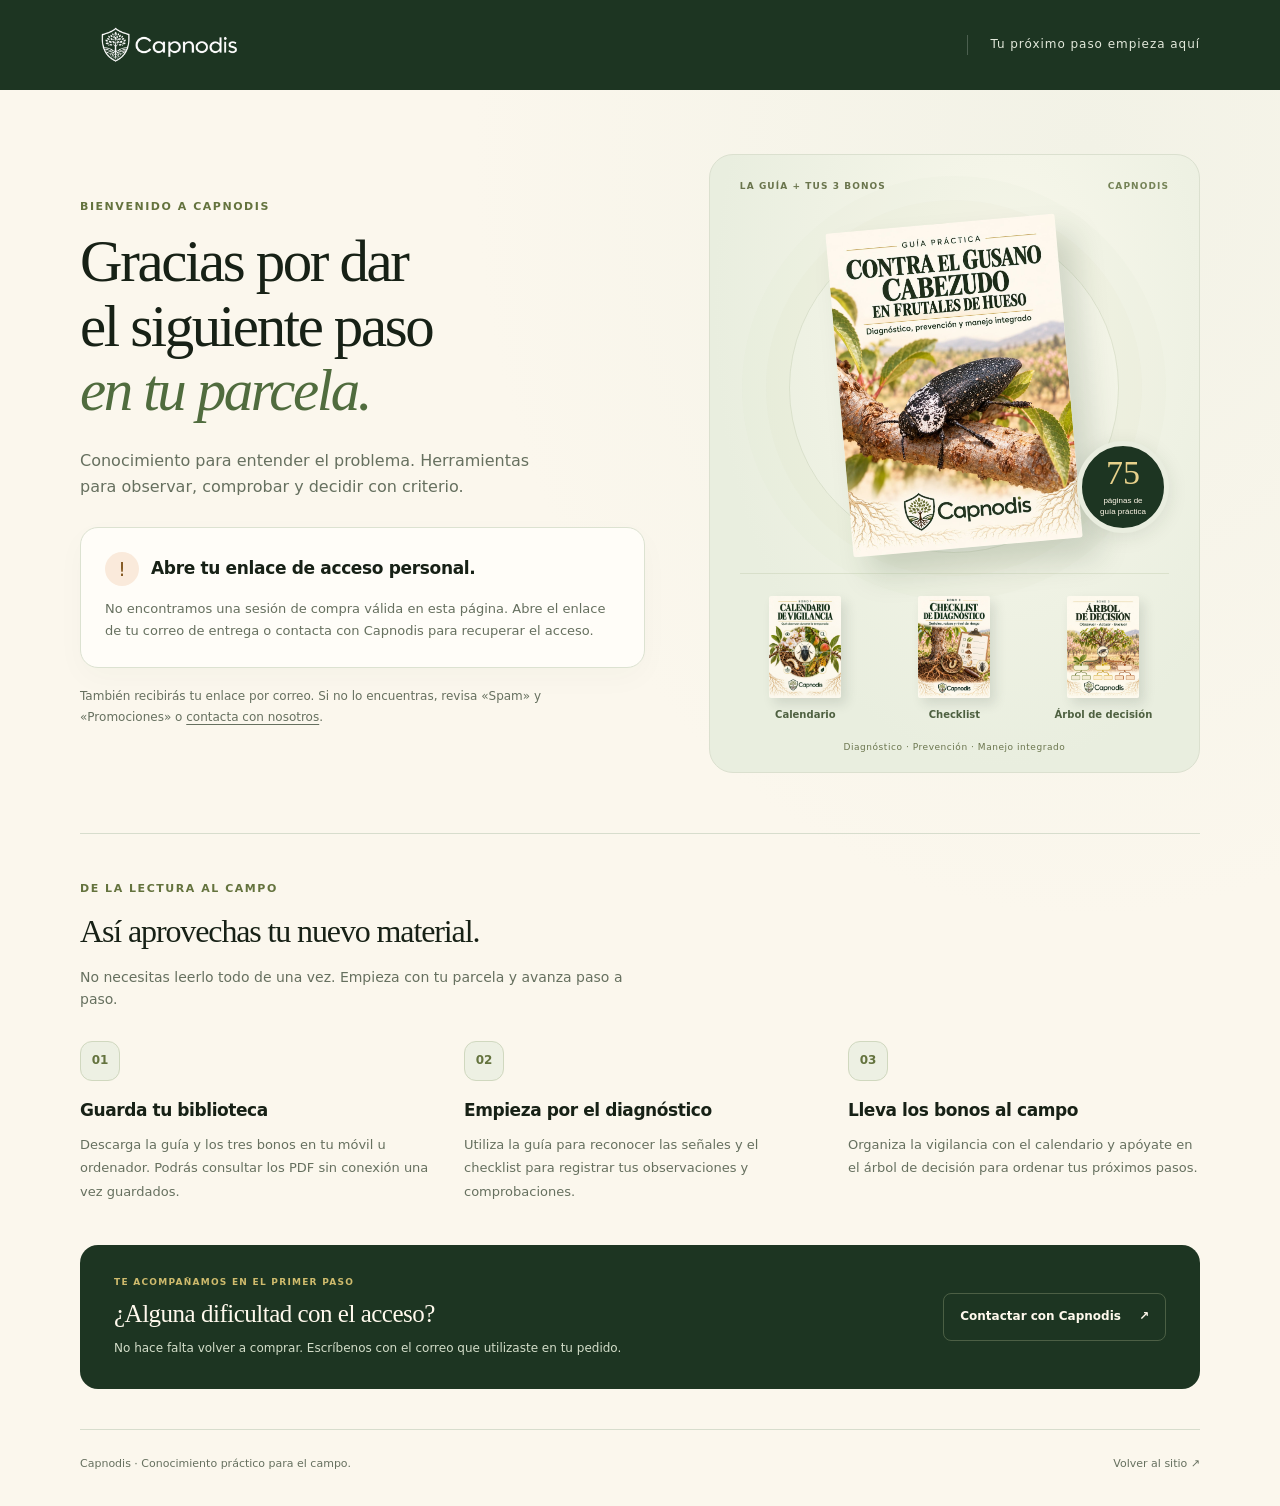
<file: frutales/gracias.html>
<!doctype html>
<html lang="es">
<head><meta charset="utf-8"><meta name="viewport" content="width=device-width,initial-scale=1"><meta name="robots" content="noindex,nofollow"><meta name="referrer" content="no-referrer"><meta name="theme-color" content="#1d3522"><title>Gracias por tu compra | Capnodis</title><link rel="icon" href="assets/favicon.png"><link rel="stylesheet" href="delivery.css?v=2"><link rel="stylesheet" href="gracias.css?v=3"></head>
<body class="thank-you">
<a class="skip" href="#tu-acceso">Ir a mi acceso</a>
<header class="topbar"><div class="wrap topbar-inner"><a href="./" aria-label="Capnodis, inicio"><img src="/assets/logo-white.png" width="180" height="48" alt="Capnodis"></a><span class="private-label">Tu próximo paso empieza aquí</span></div></header>
<main class="wrap">
<section class="thanks-hero" aria-labelledby="welcome-title">
<div class="thanks-copy"><p class="eyebrow">BIENVENIDO A CAPNODIS</p><h1 id="welcome-title">Gracias por dar<br>el siguiente paso<br><em>en tu parcela.</em></h1><p class="intro">Conocimiento para entender el problema. Herramientas para observar, comprobar y decidir con criterio.</p>
<div class="receipt" id="tu-acceso" aria-busy="true" data-state="loading"><div class="receipt-heading"><span class="receipt-mark" aria-hidden="true"><span id="receipt-symbol">↻</span></span><h2 id="receipt-title">Estamos preparando tu biblioteca.</h2></div><p id="status" role="status" aria-live="polite" aria-atomic="true">Estamos comprobando tu compra y preparando el acceso a tus cuatro archivos PDF.</p><div id="access" hidden><a id="download-link" class="library-cta">Abrir mi guía y los 3 bonos <span aria-hidden="true">↗</span></a><p class="access-note">Enlace personal · Descarga disponible durante 30 días</p></div><button id="retry" class="retry" type="button" hidden>Volver a comprobar mi acceso</button></div>
<p class="email-note">También recibirás tu enlace por correo. Si no lo encuentras, revisa «Spam» y «Promociones» o <a href="mailto:Infinitycreativeltd@gmail.com?subject=Ayuda%20con%20mi%20compra%20Capnodis">contacta con nosotros</a>.</p></div>
<div class="edition-showcase"><div class="showcase-label"><span>LA GUÍA + TUS 3 BONOS</span><span aria-hidden="true">CAPNODIS</span></div><div class="cover-stage"><div class="stage-ring" aria-hidden="true"></div><img class="main-cover" src="assets/product-visuals/main-guide-front-cover.jpg" width="1055" height="1491" alt="Tu guía práctica contra el gusano cabezudo en frutales de hueso" fetchpriority="high"><span class="edition-seal">75<span>páginas de<br>guía práctica</span></span></div><div class="mini-bonuses"><figure><img src="assets/product-visuals/bonus-1-calendario-de-vigilancia-cover.jpg" width="600" height="850" alt="Portada del calendario de vigilancia"><figcaption>Calendario</figcaption></figure><figure><img src="assets/product-visuals/bonus-2-checklist-de-diagnostico-cover.jpg" width="600" height="850" alt="Portada del checklist de diagnóstico"><figcaption>Checklist</figcaption></figure><figure><img src="assets/product-visuals/bonus-3-arbol-de-decision-cover.jpg" width="600" height="850" alt="Portada del árbol de decisión"><figcaption>Árbol de decisión</figcaption></figure></div><p class="showcase-foot">Diagnóstico · Prevención · Manejo integrado</p></div>
</section>
<section class="next-steps" aria-labelledby="next-title"><div class="next-heading"><p class="eyebrow">DE LA LECTURA AL CAMPO</p><h2 id="next-title">Así aprovechas tu nuevo material.</h2><p>No necesitas leerlo todo de una vez. Empieza con tu parcela y avanza paso a paso.</p></div><div class="steps-grid"><article><span class="step-number">01</span><h3>Guarda tu biblioteca</h3><p>Descarga la guía y los tres bonos en tu móvil u ordenador. Podrás consultar los PDF sin conexión una vez guardados.</p></article><article><span class="step-number">02</span><h3>Empieza por el diagnóstico</h3><p>Utiliza la guía para reconocer las señales y el checklist para registrar tus observaciones y comprobaciones.</p></article><article><span class="step-number">03</span><h3>Lleva los bonos al campo</h3><p>Organiza la vigilancia con el calendario y apóyate en el árbol de decisión para ordenar tus próximos pasos.</p></article></div></section>
<aside class="thanks-support"><div><p class="eyebrow">TE ACOMPAÑAMOS EN EL PRIMER PASO</p><h2>¿Alguna dificultad con el acceso?</h2><p>No hace falta volver a comprar. Escríbenos con el correo que utilizaste en tu pedido.</p></div><a href="mailto:Infinitycreativeltd@gmail.com?subject=Ayuda%20con%20mi%20compra%20Capnodis">Contactar con Capnodis <span aria-hidden="true">↗</span></a></aside>
<noscript><p class="status">Activa JavaScript para comprobar el acceso en esta página. También puedes abrir el enlace del correo de entrega o contactar con Capnodis.</p></noscript>
</main><footer class="wrap footer"><span>Capnodis · Conocimiento práctico para el campo.</span><a href="./">Volver al sitio <span aria-hidden="true">↗</span></a></footer><script src="gracias.js?v=3" defer></script></body></html>
</file>
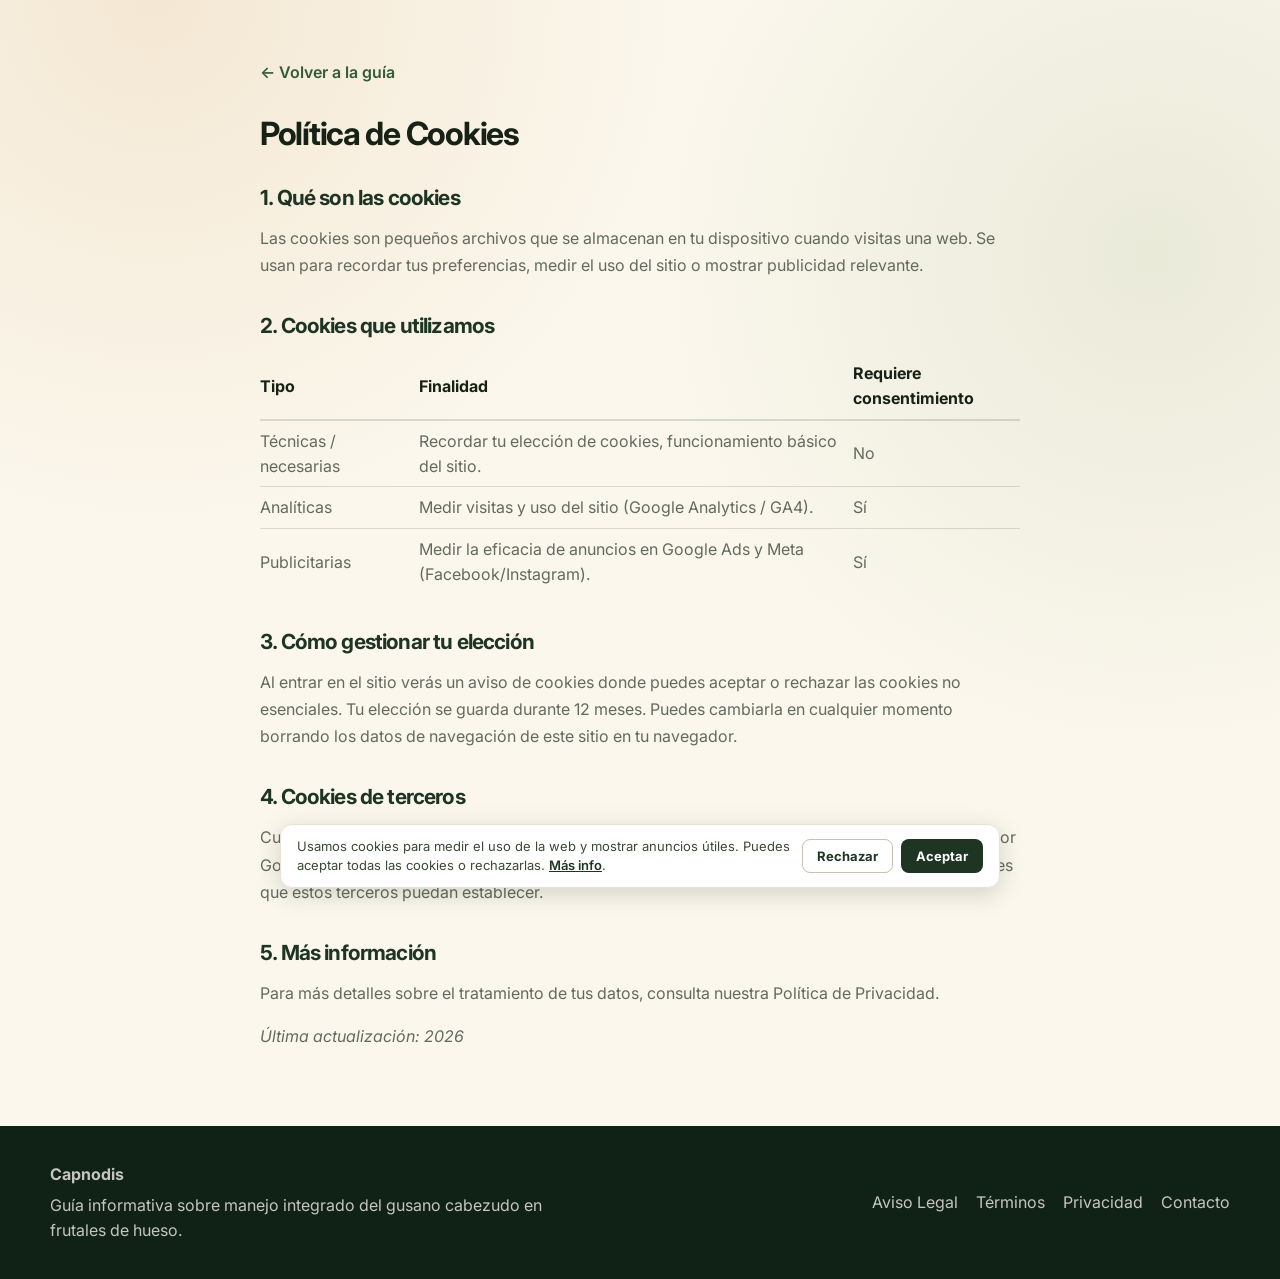
<file: frutales/politica-cookies.html>
<!DOCTYPE html>
<html lang="es">
<head>
  <meta charset="utf-8">
  <meta name="viewport" content="width=device-width, initial-scale=1">
  <title>Política de Cookies | Capnodis - Guía Digital Frutales de Hueso</title>
  <meta name="robots" content="noindex,follow">
  <link rel="preconnect" href="https://fonts.googleapis.com">
  <link rel="preconnect" href="https://fonts.gstatic.com" crossorigin>
  <link href="https://fonts.googleapis.com/css2?family=Inter:wght@400;500;600;700;800&display=swap" rel="stylesheet">
  <link rel="stylesheet" href="styles.css">
</head>
<body>
  <main class="legal-page">
    <a href="index.html" class="back-link">← Volver a la guía</a>
    <h1>Política de Cookies</h1>
    <!-- DRAFT: Meta Pixel is now configured behind explicit consent.
         Google Ads / GA4 remain planned and must be documented here when wired. -->

    <h2>1. Qué son las cookies</h2>
    <p>Las cookies son pequeños archivos que se almacenan en tu dispositivo cuando visitas una web. Se usan para recordar tus preferencias, medir el uso del sitio o mostrar publicidad relevante.</p>

    <h2>2. Cookies que utilizamos</h2>
    <table style="width:100%;border-collapse:collapse;margin-bottom:24px">
      <thead>
        <tr style="text-align:left;border-bottom:2px solid var(--line)">
          <th style="padding:8px 12px 8px 0">Tipo</th>
          <th style="padding:8px 12px">Finalidad</th>
          <th style="padding:8px 0">Requiere consentimiento</th>
        </tr>
      </thead>
      <tbody style="color:var(--muted)">
        <tr style="border-bottom:1px solid var(--line)">
          <td style="padding:8px 12px 8px 0">Técnicas / necesarias</td>
          <td style="padding:8px 12px">Recordar tu elección de cookies, funcionamiento básico del sitio.</td>
          <td style="padding:8px 0">No</td>
        </tr>
        <tr style="border-bottom:1px solid var(--line)">
          <td style="padding:8px 12px 8px 0">Analíticas</td>
          <td style="padding:8px 12px">Medir visitas y uso del sitio (Google Analytics / GA4).</td>
          <td style="padding:8px 0">Sí</td>
        </tr>
        <tr>
          <td style="padding:8px 12px 8px 0">Publicitarias</td>
          <td style="padding:8px 12px">Medir la eficacia de anuncios en Google Ads y Meta (Facebook/Instagram).</td>
          <td style="padding:8px 0">Sí</td>
        </tr>
      </tbody>
    </table>

    <h2>3. Cómo gestionar tu elección</h2>
    <p>Al entrar en el sitio verás un aviso de cookies donde puedes aceptar o rechazar las cookies no esenciales. Tu elección se guarda durante 12 meses. Puedes cambiarla en cualquier momento borrando los datos de navegación de este sitio en tu navegador.</p>

    <h2>4. Cookies de terceros</h2>
    <p>Cuando aceptas las cookies analíticas o publicitarias, algunos de estos datos pueden ser tratados por Google y Meta conforme a sus propias políticas de privacidad. No tenemos control sobre las cookies que estos terceros puedan establecer.</p>

    <h2>5. Más información</h2>
    <p>Para más detalles sobre el tratamiento de tus datos, consulta nuestra <a href="politica-privacidad.html">Política de Privacidad</a>.</p>

    <p><em>Última actualización: 2026</em></p>
  </main>
  <footer class="site-footer">
    <div class="container footer-grid">
      <div>
        <strong>Capnodis</strong>
        <p>Guía informativa sobre manejo integrado del gusano cabezudo en frutales de hueso.</p>
      </div>
      <div class="footer-links">
        <a href="aviso-legal.html">Aviso Legal</a>
        <a href="terminos-condiciones.html">Términos</a>
        <a href="politica-privacidad.html">Privacidad</a>
        <a href="mailto:Infinitycreativeltd@gmail.com">Contacto</a>
      </div>
    </div>
  </footer>
  <link rel="stylesheet" href="consent.css">
  <script src="consent.js"></script>
</body>
</html>
</file>
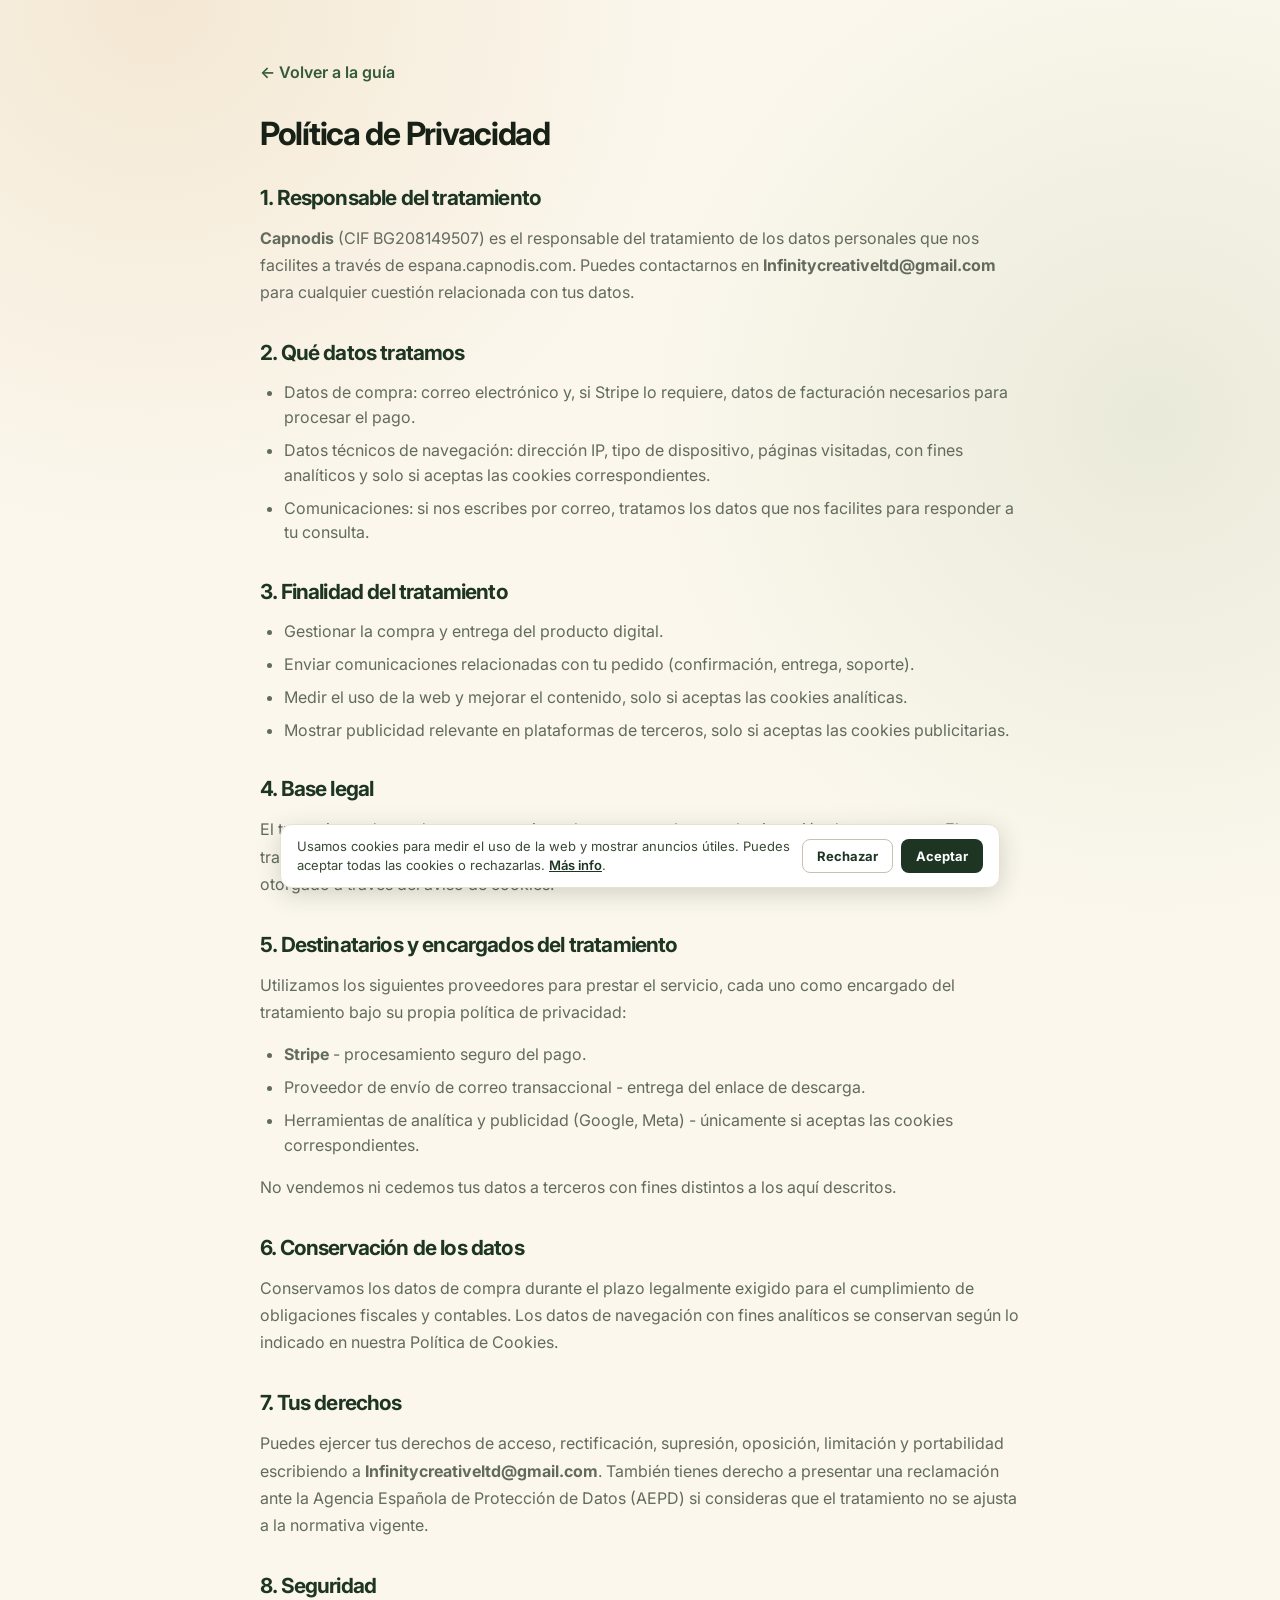
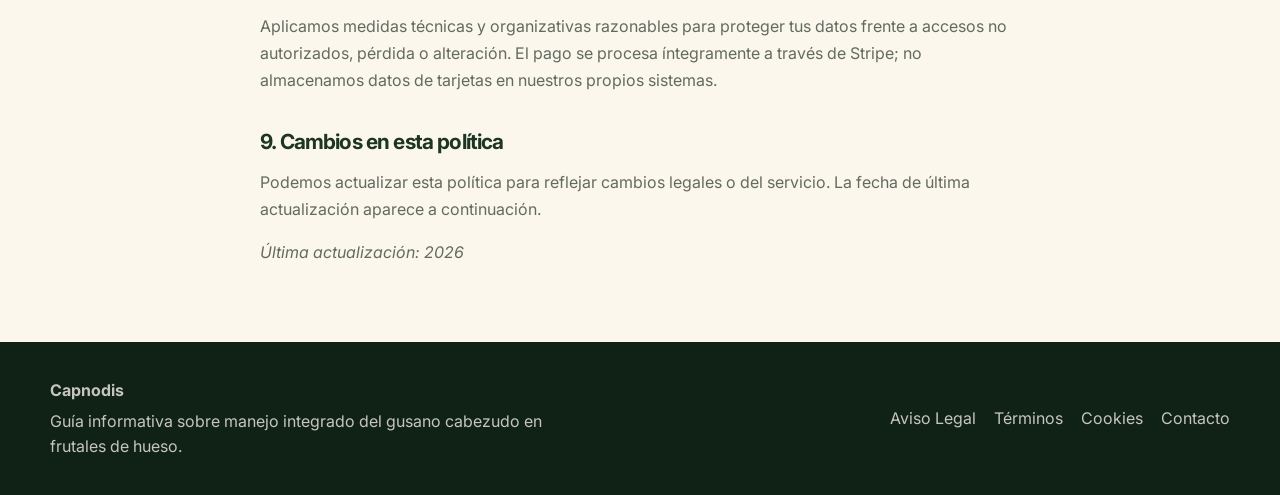
<file: frutales/politica-privacidad.html>
<!DOCTYPE html>
<html lang="es">
<head>
  <meta charset="utf-8">
  <meta name="viewport" content="width=device-width, initial-scale=1">
  <title>Política de Privacidad | Capnodis - Guía Digital Frutales de Hueso</title>
  <meta name="robots" content="noindex,follow">
  <link rel="preconnect" href="https://fonts.googleapis.com">
  <link rel="preconnect" href="https://fonts.gstatic.com" crossorigin>
  <link href="https://fonts.googleapis.com/css2?family=Inter:wght@400;500;600;700;800&display=swap" rel="stylesheet">
  <link rel="stylesheet" href="styles.css">
</head>
<body>
  <main class="legal-page">
    <a href="index.html" class="back-link">← Volver a la guía</a>
    <h1>Política de Privacidad</h1>
    <!-- DRAFT: written from the standard GDPR/LOPDGDD structure and this
         project's actual data flows (Stripe payment, email delivery,
         consent-gated analytics). Recommend a legal review before publishing,
         same as any legal page on a live commercial site. -->

    <h2>1. Responsable del tratamiento</h2>
    <p><strong>Capnodis</strong> (CIF BG208149507) es el responsable del tratamiento de los datos personales que nos facilites a través de espana.capnodis.com. Puedes contactarnos en <strong>Infinitycreativeltd@gmail.com</strong> para cualquier cuestión relacionada con tus datos.</p>

    <h2>2. Qué datos tratamos</h2>
    <ul>
      <li>Datos de compra: correo electrónico y, si Stripe lo requiere, datos de facturación necesarios para procesar el pago.</li>
      <li>Datos técnicos de navegación: dirección IP, tipo de dispositivo, páginas visitadas, con fines analíticos y solo si aceptas las cookies correspondientes.</li>
      <li>Comunicaciones: si nos escribes por correo, tratamos los datos que nos facilites para responder a tu consulta.</li>
    </ul>

    <h2>3. Finalidad del tratamiento</h2>
    <ul>
      <li>Gestionar la compra y entrega del producto digital.</li>
      <li>Enviar comunicaciones relacionadas con tu pedido (confirmación, entrega, soporte).</li>
      <li>Medir el uso de la web y mejorar el contenido, solo si aceptas las cookies analíticas.</li>
      <li>Mostrar publicidad relevante en plataformas de terceros, solo si aceptas las cookies publicitarias.</li>
    </ul>

    <h2>4. Base legal</h2>
    <p>El tratamiento de tus datos para gestionar la compra se basa en la ejecución de un contrato. El tratamiento de datos con fines analíticos o publicitarios se basa en tu consentimiento expreso, otorgado a través del aviso de cookies.</p>

    <h2>5. Destinatarios y encargados del tratamiento</h2>
    <p>Utilizamos los siguientes proveedores para prestar el servicio, cada uno como encargado del tratamiento bajo su propia política de privacidad:</p>
    <ul>
      <li><strong>Stripe</strong> - procesamiento seguro del pago.</li>
      <li>Proveedor de envío de correo transaccional - entrega del enlace de descarga.</li>
      <li>Herramientas de analítica y publicidad (Google, Meta) - únicamente si aceptas las cookies correspondientes.</li>
    </ul>
    <p>No vendemos ni cedemos tus datos a terceros con fines distintos a los aquí descritos.</p>

    <h2>6. Conservación de los datos</h2>
    <p>Conservamos los datos de compra durante el plazo legalmente exigido para el cumplimiento de obligaciones fiscales y contables. Los datos de navegación con fines analíticos se conservan según lo indicado en nuestra <a href="politica-cookies.html">Política de Cookies</a>.</p>

    <h2>7. Tus derechos</h2>
    <p>Puedes ejercer tus derechos de acceso, rectificación, supresión, oposición, limitación y portabilidad escribiendo a <strong>Infinitycreativeltd@gmail.com</strong>. También tienes derecho a presentar una reclamación ante la Agencia Española de Protección de Datos (AEPD) si consideras que el tratamiento no se ajusta a la normativa vigente.</p>

    <h2>8. Seguridad</h2>
    <p>Aplicamos medidas técnicas y organizativas razonables para proteger tus datos frente a accesos no autorizados, pérdida o alteración. El pago se procesa íntegramente a través de Stripe; no almacenamos datos de tarjetas en nuestros propios sistemas.</p>

    <h2>9. Cambios en esta política</h2>
    <p>Podemos actualizar esta política para reflejar cambios legales o del servicio. La fecha de última actualización aparece a continuación.</p>

    <p><em>Última actualización: 2026</em></p>
  </main>
  <footer class="site-footer">
    <div class="container footer-grid">
      <div>
        <strong>Capnodis</strong>
        <p>Guía informativa sobre manejo integrado del gusano cabezudo en frutales de hueso.</p>
      </div>
      <div class="footer-links">
        <a href="aviso-legal.html">Aviso Legal</a>
        <a href="terminos-condiciones.html">Términos</a>
        <a href="politica-cookies.html">Cookies</a>
        <a href="mailto:Infinitycreativeltd@gmail.com">Contacto</a>
      </div>
    </div>
  </footer>
  <link rel="stylesheet" href="consent.css">
  <script src="consent.js"></script>
</body>
</html>
</file>
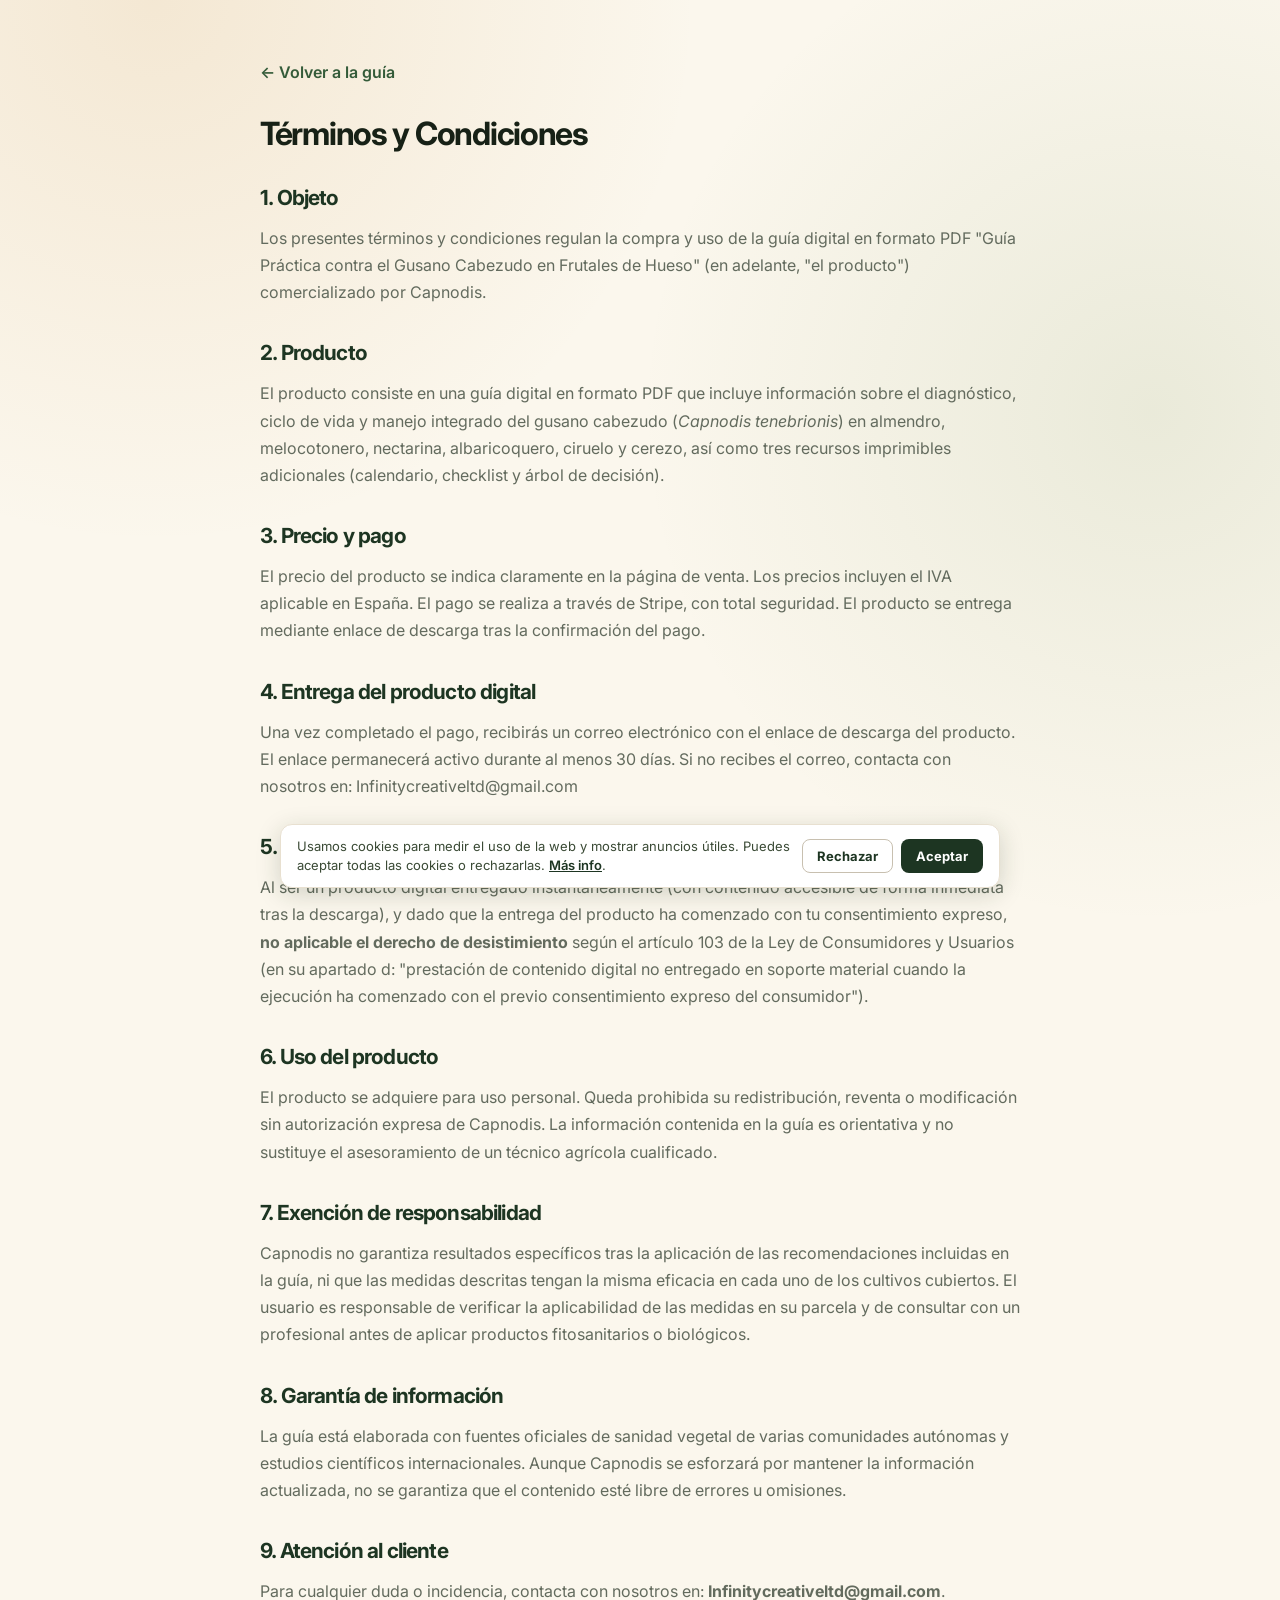
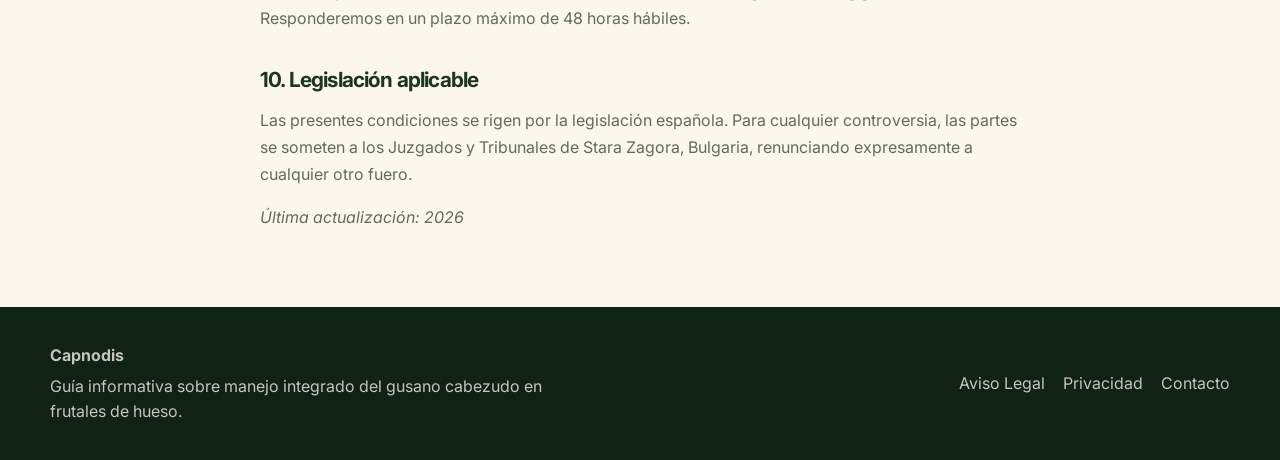
<file: frutales/terminos-condiciones.html>
<!DOCTYPE html>
<html lang="es">
<head>
  <meta charset="utf-8">
  <meta name="viewport" content="width=device-width, initial-scale=1">
  <title>Términos y Condiciones | Capnodis - Guía Digital Frutales de Hueso</title>
  <meta name="robots" content="noindex,follow">
  <link rel="preconnect" href="https://fonts.googleapis.com">
  <link rel="preconnect" href="https://fonts.gstatic.com" crossorigin>
  <link href="https://fonts.googleapis.com/css2?family=Inter:wght@400;500;600;700;800&display=swap" rel="stylesheet">
  <link rel="stylesheet" href="styles.css">
</head>
<body>
  <main class="legal-page">
    <a href="index.html" class="back-link">← Volver a la guía</a>
    <h1>Términos y Condiciones</h1>

    <h2>1. Objeto</h2>
    <p>Los presentes términos y condiciones regulan la compra y uso de la guía digital en formato PDF "Guía Práctica contra el Gusano Cabezudo en Frutales de Hueso" (en adelante, "el producto") comercializado por Capnodis.</p>

    <h2>2. Producto</h2>
    <p>El producto consiste en una guía digital en formato PDF que incluye información sobre el diagnóstico, ciclo de vida y manejo integrado del gusano cabezudo (<em>Capnodis tenebrionis</em>) en almendro, melocotonero, nectarina, albaricoquero, ciruelo y cerezo, así como tres recursos imprimibles adicionales (calendario, checklist y árbol de decisión).</p>

    <h2>3. Precio y pago</h2>
    <p>El precio del producto se indica claramente en la página de venta. Los precios incluyen el IVA aplicable en España. El pago se realiza a través de Stripe, con total seguridad. El producto se entrega mediante enlace de descarga tras la confirmación del pago.</p>

    <h2>4. Entrega del producto digital</h2>
    <p>Una vez completado el pago, recibirás un correo electrónico con el enlace de descarga del producto. El enlace permanecerá activo durante al menos 30 días. Si no recibes el correo, contacta con nosotros en: Infinitycreativeltd@gmail.com</p>

    <h2>5. Derecho de desistimiento</h2>
    <p>Al ser un producto digital entregado instantáneamente (con contenido accesible de forma inmediata tras la descarga), y dado que la entrega del producto ha comenzado con tu consentimiento expreso, <strong>no aplicable el derecho de desistimiento</strong> según el artículo 103 de la Ley de Consumidores y Usuarios (en su apartado d: "prestación de contenido digital no entregado en soporte material cuando la ejecución ha comenzado con el previo consentimiento expreso del consumidor").</p>

    <h2>6. Uso del producto</h2>
    <p>El producto se adquiere para uso personal. Queda prohibida su redistribución, reventa o modificación sin autorización expresa de Capnodis. La información contenida en la guía es orientativa y no sustituye el asesoramiento de un técnico agrícola cualificado.</p>

    <h2>7. Exención de responsabilidad</h2>
    <p>Capnodis no garantiza resultados específicos tras la aplicación de las recomendaciones incluidas en la guía, ni que las medidas descritas tengan la misma eficacia en cada uno de los cultivos cubiertos. El usuario es responsable de verificar la aplicabilidad de las medidas en su parcela y de consultar con un profesional antes de aplicar productos fitosanitarios o biológicos.</p>

    <h2>8. Garantía de información</h2>
    <p>La guía está elaborada con fuentes oficiales de sanidad vegetal de varias comunidades autónomas y estudios científicos internacionales. Aunque Capnodis se esforzará por mantener la información actualizada, no se garantiza que el contenido esté libre de errores u omisiones.</p>

    <h2>9. Atención al cliente</h2>
    <p>Para cualquier duda o incidencia, contacta con nosotros en: <strong>Infinitycreativeltd@gmail.com</strong>. Responderemos en un plazo máximo de 48 horas hábiles.</p>

    <h2>10. Legislación aplicable</h2>
    <p>Las presentes condiciones se rigen por la legislación española. Para cualquier controversia, las partes se someten a los Juzgados y Tribunales de Stara Zagora, Bulgaria, renunciando expresamente a cualquier otro fuero.</p>

    <p><em>Última actualización: 2026</em></p>
  </main>
  <footer class="site-footer">
    <div class="container footer-grid">
      <div>
        <strong>Capnodis</strong>
        <p>Guía informativa sobre manejo integrado del gusano cabezudo en frutales de hueso.</p>
      </div>
      <div class="footer-links">
        <a href="aviso-legal.html">Aviso Legal</a>
        <a href="politica-privacidad.html">Privacidad</a>
        <a href="mailto:Infinitycreativeltd@gmail.com">Contacto</a>
      </div>
    </div>
  </footer>
  <link rel="stylesheet" href="consent.css">
  <script src="consent.js"></script>
</body>
</html>
</file>
<file: styles.css>
:root {
  --bg: #fbf7ed;
  --bg-soft: #f1e8d8;
  --surface: #fffaf1;
  --surface-strong: #ffffff;
  --ink: #172116;
  --muted: #636b5e;
  --soft-muted: #b0b8a8;
  --line: rgba(38, 63, 43, 0.16);
  --green-950: #102116;
  --green-900: #1d3522;
  --green-800: #263f2b;
  --green-700: #345b39;
  --green-600: #4a7a48;
  --green-500: #6f8d4d;
  --olive: #8ea15b;
  --gold: #cfb035;
  --gold-light: #ffffff;
  --clay: #a66d42;
  --clay-dark: #8d3d2f;
  --danger: #8d3d2f;
  --shadow: 0 22px 60px rgba(30, 44, 24, 0.16);
  --shadow-soft: 0 12px 36px rgba(30, 44, 24, 0.1);
  --shadow-sm: 0 6px 20px rgba(30, 44, 24, 0.10);
  --radius-xl: 32px;
  --radius-lg: 22px;
  --radius-md: 16px;
  --container: 1180px;
  --header-height: 76px;
  font-family: Inter, ui-sans-serif, system-ui, -apple-system, BlinkMacSystemFont, "Segoe UI", sans-serif;
}

*, *::before, *::after { box-sizing: border-box; }
html { scroll-behavior: smooth; overflow-x: hidden; }

body {
  margin: 0;
  color: var(--ink);
  background:
    radial-gradient(circle at 12% 0%, rgba(201, 139, 55, 0.14), transparent 34rem),
    radial-gradient(circle at 90% 20%, rgba(111, 141, 77, 0.12), transparent 32rem),
    var(--bg);
  line-height: 1.55;
  -webkit-font-smoothing: antialiased;
  overflow-x: hidden;
}

body.nav-open { overflow: hidden; }
img, svg { max-width: 100%; display: block; }
a { color: inherit; text-decoration: none; }
p { margin: 0 0 1rem; }

/* Skip link */
.skip-link {
  position: absolute; left: -999px; top: 1rem; z-index: 200;
  background: var(--green-900); color: white;
  padding: 0.75rem 1rem; border-radius: 999px;
}
.skip-link:focus { left: 1rem; }

/* Layout */
.container { width: min(var(--container), calc(100% - 40px)); margin: 0 auto; }
.narrow { max-width: 860px; }
.section { padding: 64px 0; }
.section-tight { padding: 48px 0; }

/* Header */
.site-header {
  position: sticky; top: 0; z-index: 100;
  height: var(--header-height);
  background: rgba(251, 247, 237, 0.78);
  backdrop-filter: blur(18px);
  border-bottom: 1px solid transparent;
  transition: background 180ms ease, border-color 180ms ease, box-shadow 180ms ease;
}
.site-header.scrolled { background: rgba(251, 247, 237, 0.94); border-color: var(--line); box-shadow: 0 10px 30px rgba(30, 44, 24, 0.08); }
.header-inner { height: var(--header-height); display: flex; align-items: center; gap: 16px; padding: 0 4px; overflow: hidden; }

.brand { display: inline-flex; align-items: center; gap: 10px; font-weight: 800; }
.brand-mark { display: grid; place-items: center; width: 40px; height: 40px; border-radius: 12px; background: var(--green-900); color: var(--gold-light); font-size: 0.85rem; font-weight: 900; letter-spacing: 0.06em; overflow: hidden; }
.brand-mark img { width: 100%; height: 100%; object-fit: cover; border-radius: 12px; }
.brand-text { letter-spacing: -0.02em; }

.nav { display: flex; align-items: center; gap: 22px; margin-left: auto; color: var(--muted); font-size: 0.95rem; }
.nav a:hover { color: var(--green-900); }
.mobile-nav-toggle { display: none; flex-direction: column; justify-content: center; gap: 5px; width: 40px; height: 40px; background: none; border: none; cursor: pointer; padding: 8px; border-radius: 8px; margin-left: auto; }
.mobile-nav-toggle span { display: block; width: 100%; height: 2px; background: var(--ink); border-radius: 2px; transition: transform 200ms ease; }
.mobile-nav { display: none; position: fixed; top: var(--header-height); left: 0; right: 0; background: rgba(251, 247, 237, 0.98); backdrop-filter: blur(18px); padding: 16px 20px 24px; border-bottom: 1px solid var(--line); box-shadow: 0 10px 30px rgba(30,44,24,0.1); z-index: 99; }

/* Buttons */
.button { display: inline-flex; align-items: center; justify-content: center; min-height: 48px; padding: 0 22px; border-radius: 999px; font-weight: 800; letter-spacing: -0.01em; border: 1px solid transparent; cursor: pointer; transition: transform 160ms ease, box-shadow 160ms ease, background 160ms ease, border-color 160ms ease; }
.button:hover { transform: translateY(-2px); }
.button:focus-visible { outline: 3px solid rgba(201, 139, 55, 0.45); outline-offset: 3px; }
.button-primary { position: relative; overflow: hidden; color: var(--green-900); background: linear-gradient(135deg, #cfb035, #e2c040, #cfb035); box-shadow: 0 12px 26px rgba(207, 176, 53, 0.38); }
.button-primary:hover { box-shadow: 0 16px 30px rgba(207, 176, 53, 0.50); }
.button-primary::after { content: ''; position: absolute; top: 0; left: -130%; width: 60%; height: 100%; background: linear-gradient(105deg, transparent 20%, rgba(255,255,255,0.55) 50%, transparent 80%); transform: skewX(-15deg); animation: btn-shine 3.6s ease-in-out infinite; pointer-events: none; }
@keyframes btn-shine { 0%,60% { left: -130%; } 80%,100% { left: 160%; } }
.button-secondary { color: var(--green-900); background: rgba(255,255,255,0.72); border-color: var(--line); }
.button-light { background: #fff7df; color: var(--green-900); box-shadow: 0 12px 24px rgba(0,0,0,0.12); }
.button-small { min-height: 40px; padding: 0 16px; font-size: 0.92rem; }
.button-full { width: 100%; }

/* Hero */
.hero { padding: 64px 0 72px; min-height: calc(90vh - var(--header-height)); display: flex; align-items: center; }
.hero-grid { display: grid; grid-template-columns: 1.02fr 0.98fr; gap: 58px; align-items: center; }

.eyebrow { margin: 0 0 14px; color: var(--gold); font-size: 0.82rem; font-weight: 900; letter-spacing: 0.13em; text-transform: uppercase; }
.eyebrow.light { color: var(--gold-light); }

h1, h2, h3 { margin: 0; letter-spacing: -0.045em; line-height: 1.02; }
h1 { font-size: clamp(3rem, 6.8vw, 4.5rem); max-width: 860px; }
h1 span { color: var(--green-700); }
h2 { font-size: clamp(2.1rem, 4.2vw, 3.2rem); }
h3 { font-size: 1.2rem; letter-spacing: -0.025em; }

.lead { margin-top: 24px; max-width: 720px; font-size: clamp(1.08rem, 1.7vw, 1.35rem); color: var(--muted); }
.hero-actions { display: flex; flex-wrap: wrap; gap: 14px; margin: 34px 0 14px; }
.hero-microcopy { margin: 0 0 28px; color: var(--muted); font-size: 0.95rem; font-weight: 700; }
.trust-row { display: flex; flex-wrap: wrap; gap: 10px; color: var(--green-900); font-size: 0.92rem; }
.trust-row span { border: 1px solid var(--line); background: rgba(255, 250, 241, 0.72); padding: 9px 12px; border-radius: 999px; }

/* Hero Visual */
.hero-visual { position: relative; height: 520px; width: 100%; }
.visual-card { border-radius: 44px; overflow: hidden; width: 100%; height: 100%; }
.visual-card img { width: 100%; height: 100%; object-fit: cover; display: block; border-radius: 44px; }

/* Two column */
.two-col { display: grid; grid-template-columns: 1fr 1fr; gap: 64px; align-items: center; }
.section-copy p:not(.eyebrow) { color: var(--muted); font-size: 1.06rem; }

/* Cards */
.evidence-panel, .audience-card, .price-card, .story-card, .bonus-card { border: 1px solid var(--line); border-radius: var(--radius-xl); background: rgba(255, 250, 241, 0.82); box-shadow: var(--shadow-soft); padding: clamp(24px, 4vw, 42px); }
.inline-cta { margin-top: 12px; }

/* Checklist */
.check-list { list-style: none; padding: 0; margin: 0; display: grid; gap: 14px; }
.check-list li { position: relative; padding-left: 34px; color: var(--muted); }
.check-list li::before { content: ""; position: absolute; left: 0; top: 0.18em; width: 20px; height: 20px; border-radius: 50%; background: var(--green-700); box-shadow: inset 0 0 0 6px rgba(255,255,255,0.72); }
.danger-list li::before { background: var(--danger); }
.compact { gap: 10px; margin-top: 24px; }

/* Dark section */
.dark-section { color: var(--surface); background: linear-gradient(135deg, rgba(16,33,22,0.96), rgba(38,63,43,0.94)), radial-gradient(circle at 80% 0%, rgba(201,139,55,0.3), transparent 28rem); }
.dark-section .section-copy p:not(.eyebrow) { color: rgba(255,250,241,0.76); }
.split-feature { display: grid; grid-template-columns: 0.92fr 1.08fr; gap: 64px; align-items: center; }

/* Root visual */
.root-visual, .diagnosis-visual { height: 460px; border-radius: 36px; box-shadow: 0 28px 80px rgba(0,0,0,0.24); border: 1px solid rgba(255,255,255,0.14); overflow: hidden; display: flex; align-items: center; justify-content: center; }
.root-visual img, .diagnosis-visual img { width: 100%; height: 100%; object-fit: cover; }

/* Mini grid */
.mini-grid { display: grid; grid-template-columns: repeat(2, minmax(0, 1fr)); gap: 12px; margin-top: 28px; }
.mini-grid span, .mechanism-grid article { border: 1px solid rgba(255,255,255,0.16); border-radius: 16px; padding: 14px; background: rgba(255,255,255,0.06); color: var(--gold-light); font-weight: 800; }
.mechanism-grid { display: grid; grid-template-columns: repeat(2, minmax(0, 1fr)); gap: 12px; margin-top: 28px; }
.mechanism-grid article { display: grid; gap: 8px; }
.mechanism-grid span { color: var(--gold-light); font-size: 0.78rem; letter-spacing: 0.08em; text-transform: uppercase; }

/* Section head */
.section-head { max-width: 780px; margin-bottom: 36px; }
.section-head p:not(.eyebrow) { color: var(--muted); font-size: 1.08rem; }

/* Module cards */
.modules-grid { display: grid; grid-template-columns: repeat(5, 1fr); gap: 16px; }
.module-card { min-height: 205px; border: 1px solid var(--line); border-radius: 24px; padding: 22px; background: rgba(255, 250, 241, 0.82); box-shadow: 0 10px 24px rgba(30,44,24,0.06); display: flex; flex-direction: column; }
.module-card span { display: inline-flex; margin-bottom: 26px; color: var(--gold); font-weight: 900; }
.module-card p { margin-top: auto; color: var(--muted); font-size: 0.94rem; }

/* Visual band */
.visual-band { padding-top: 0; overflow: hidden; }
.visual-band-grid { display: grid; grid-template-columns: repeat(3, 1fr); gap: 18px; }
.landing-visual { min-height: 320px; border-radius: 28px; box-shadow: var(--shadow-soft); border: 1px solid rgba(255,255,255,0.72); background-color: var(--bg-soft); background-size: contain; background-repeat: no-repeat; background-position: center; overflow: hidden; }

/* Evidence/Resources section */
.evidence-section { background: rgba(241, 232, 216, 0.38); }
.evidence-grid { display: grid; grid-template-columns: repeat(3, 1fr); gap: 24px; }
.evidence-card { border: 1px solid var(--line); border-radius: var(--radius-xl); background: rgba(255, 250, 241, 0.88); box-shadow: var(--shadow-soft); overflow: hidden; padding-bottom: 22px; }
.evidence-img { border-radius: var(--radius-xl) var(--radius-xl) 0 0; overflow: hidden; height: 220px; background: var(--bg-soft); }
.evidence-img img { width: 100%; height: 100%; object-fit: cover; display: block; }
.evidence-card h3 { margin: 18px 22px 10px; font-size: 1.1rem; }
.evidence-card p { margin: 0 22px; font-size: 0.9rem; color: var(--muted); }

/* Bonus section */
.soft-section { background: rgba(241, 232, 216, 0.62); }
.story-card h3 { margin-bottom: 20px; }
.bonus-section { background: radial-gradient(circle at 8% 14%, rgba(201,139,55,0.14), transparent 28rem), rgba(255, 250, 241, 0.34); }
.bonus-grid { display: grid; grid-template-columns: repeat(3, minmax(0, 1fr)); gap: 18px; }
.bonus-card { min-height: 260px; display: grid; align-content: start; gap: 14px; border: 1px solid var(--line); border-radius: var(--radius-xl); background: rgba(255, 250, 241, 0.82); box-shadow: var(--shadow-soft); padding: clamp(20px, 3vw, 36px); }
.bonus-mockup { margin: -clamp(20px,3vw,36px) -clamp(20px,3vw,36px) 16px; border-radius: var(--radius-xl) var(--radius-xl) 0 0; overflow: hidden; background: rgba(245,243,236,0.6); display: flex; align-items: center; justify-content: center; padding: 20px 16px 8px; }
.bonus-mockup img { width: 100%; max-height: 220px; object-fit: contain; display: block; filter: drop-shadow(0 8px 20px rgba(30,44,24,0.18)); transition: transform 300ms ease; }
.bonus-card:hover .bonus-mockup img { transform: translateY(-4px) scale(1.02); }
.bonus-number { display: inline-flex; width: fit-content; padding: 7px 12px; border-radius: 999px; background: rgba(201,139,55,0.14); color: var(--gold); font-size: 0.78rem; font-weight: 900; letter-spacing: 0.08em; text-transform: uppercase; }
.bonus-card p { color: var(--muted); margin: 0; }
.bonus-cta { margin-top: 24px; border: 1px solid rgba(52,91,57,0.18); border-radius: 24px; padding: 18px; background: rgba(255,250,241,0.88); display: flex; align-items: center; justify-content: space-between; gap: 18px; box-shadow: var(--shadow-soft); }

/* Warning box */
.warning-box { margin-top: 22px; border-left: 4px solid var(--gold); background: rgba(255, 250, 241, 0.9); padding: 18px; border-radius: 14px; color: var(--green-900); font-weight: 700; }

/* Price section */
.price-section { background: linear-gradient(180deg, transparent, rgba(241,232,216,0.72)); }
.price-grid { display: grid; grid-template-columns: 1.05fr 0.95fr; gap: 58px; align-items: center; }
.offer-copy p { color: var(--muted); font-size: 1.08rem; }
.price-card { position: relative; overflow: hidden; background: var(--surface); border: 1px solid var(--line); border-radius: var(--radius-xl); box-shadow: var(--shadow-soft); padding: clamp(20px, 3vw, 36px); }
.book-mockup { margin: -28px auto 12px; width: 100%; border-radius: 0; box-shadow: none; overflow: hidden; }
.book-mockup img { width: 100%; max-height: 360px; object-fit: contain; display: block; }
.price-label { margin: 0; color: var(--muted); font-weight: 800; }
.price-anchor { margin: 0 0 6px; color: var(--danger); font-weight: 900; text-align: center; }
.price-anchor s { color: var(--soft-muted); text-decoration-thickness: 2px; }
.price { margin: 4px 0 22px; font-size: clamp(3rem, 6vw, 4rem); line-height: 0.95; letter-spacing: -0.07em; font-weight: 950; color: var(--green-900); }
.delivery-note { margin: 0 0 14px; padding: 11px 14px; border-radius: 14px; background: rgba(52, 91, 57, 0.08); border: 1px solid rgba(52, 91, 57, 0.20); color: var(--green-700); font-size: 0.95rem; font-weight: 850; text-align: center; }
.guarantee, .secure-note { font-size: 0.92rem; color: var(--muted); text-align: center; }
.secure-note { margin-top: 14px; font-weight: 800; color: var(--green-700); }

/* FAQ */
.faq-list { display: grid; gap: 12px; }
details { border: 1px solid var(--line); border-radius: 18px; background: rgba(255,250,241,0.82); box-shadow: 0 8px 20px rgba(30,44,24,0.05); overflow: hidden; }
summary { list-style: none; cursor: pointer; padding: 20px 56px 20px 22px; font-weight: 850; position: relative; }
summary::-webkit-details-marker { display: none; }
summary::after { content: "+"; position: absolute; right: 22px; top: 50%; transform: translateY(-50%); color: var(--gold); font-size: 1.5rem; }
details[open] summary::after { content: "−"; }
details p { padding: 0 22px 22px; color: var(--muted); }

/* Final CTA */
.final-cta { text-align: center; color: var(--surface); background: linear-gradient(135deg, rgba(16,33,22,0.94), rgba(38,63,43,0.92)), radial-gradient(circle at 20% 0%, rgba(201,139,55,0.34), transparent 30rem); }
.final-cta p:not(.eyebrow) { color: rgba(255,250,241,0.76); font-size: 1.1rem; }
.final-cta .button { margin-top: 18px; }

/* Footer */
.site-footer { padding: 36px 0; background: var(--green-950); color: rgba(255,250,241,0.76); }
.footer-grid { display: flex; justify-content: space-between; gap: 24px; align-items: center; }
.footer-grid p { margin: 6px 0 0; max-width: 520px; }
.footer-links { display: flex; gap: 18px; }
.footer-links a:hover { color: #fff7df; }

/* Sticky buy */
.sticky-buy { position: fixed; left: 50%; bottom: 18px; transform: translate(-50%, 120%); z-index: 90; display: flex; align-items: center; gap: 14px; width: min(520px, calc(100% - 28px)); padding: 10px 12px 10px 18px; border: 1px solid rgba(255,255,255,0.64); border-radius: 999px; background: rgba(255,250,241,0.92); backdrop-filter: blur(18px); box-shadow: var(--shadow); transition: transform 220ms ease; }
.sticky-buy.visible { transform: translate(-50%, 0); }
.sticky-buy span { flex: 1; color: var(--green-900); }

/* Reveal animations */
.reveal { opacity: 1; transform: translateY(0); }
.reveal.in-view { opacity: 1; transform: translateY(0); }

/* Responsive */
@media (max-width: 1100px) {
  .modules-grid { grid-template-columns: repeat(3, 1fr); }
  .bonus-grid { grid-template-columns: 1fr; }
  .bonus-cta { flex-direction: column; align-items: stretch; }
  .hero-grid, .two-col, .split-feature, .price-grid { gap: 38px; }
}


@media (max-width: 860px) {
  :root { --header-height: 68px; }
  html, body { overflow-x: hidden !important; }
  .container { width: min(100% - 28px, var(--container)); }
  .section { padding: 72px 0; }
  .hero { padding: 60px 0 60px; }
  .hero-grid, .two-col, .split-feature, .price-grid, .visual-band-grid { grid-template-columns: 1fr; }
  .price-grid .price-card { order: -1; }
  .mechanism-grid { grid-template-columns: 1fr; }
  .bonus-cta { display: grid; }
  .evidence-grid { grid-template-columns: 1fr; gap: 16px; }
  .evidence-img { height: 200px; border-radius: 20px; margin: 12px 12px 0 12px; width: calc(100% - 24px); }
  .evidence-card { padding-bottom: 16px; }
  .evidence-card h3 { font-size: 1rem; }
  .evidence-card p { font-size: 0.85rem; }
  .landing-visual { min-height: 240px; }
  .reverse-mobile .section-copy { order: -1; }
  .hero-visual { height: 300px; }
  .root-visual, .diagnosis-visual { height: 300px; }
  .modules-grid { grid-template-columns: repeat(2, 1fr); }
  .nav, .header-cta { display: none !important; }
  .mobile-nav-toggle { display: flex !important; }
  .trust-row { display: grid; grid-template-columns: repeat(2, 1fr); gap: 8px; }
  .trust-row span { text-align: center; padding: 8px 6px; }
  .hero-actions { flex-wrap: nowrap; gap: 8px; }
  .hero-actions .button { min-height: 44px; padding: 0 14px; font-size: 0.85rem; white-space: nowrap; }
  .hero-visual { height: 260px; }
  .brand-text { display: none; }
  .brand-mark { width: 36px; height: 36px; }
}

@media (max-width: 560px) {
  .brand-text { display: none; }
  .mobile-nav { padding: 20px; }
  .mobile-nav.open { display: flex; flex-direction: column; gap: 4px; }
  .mobile-nav a { display: block; padding: 14px 16px; color: var(--ink); font-weight: 600; border-radius: 12px; transition: background 150ms ease; }
  .mobile-nav a:hover { background: rgba(38,63,43,0.08); }
  .mobile-nav .button { margin-top: 12px; text-align: center; }
  .evidence-img { height: 180px; }
  
  /* Footer mobile */
  .site-footer { padding: 28px 0; }
  .footer-grid { flex-direction: column; align-items: center; text-align: center; gap: 16px; }
  .footer-grid > div:first-child { order: -1; }
  .footer-grid > div:first-child strong { font-size: 1rem; }
  .footer-grid > div:first-child p { font-size: 0.85rem; margin: 6px 0 0; }
  .footer-links { flex-wrap: wrap; justify-content: center; gap: 10px 14px; }
  .footer-links a { font-size: 0.82rem; }
}
</file>
<file: consent.css>
/* ── Capnodis Consent Banner ───────────────────────────────── */
#consent-banner {
  position: fixed;
  left: 12px;
  right: 12px;
  bottom: 12px;
  z-index: 9999;
  background: #ffffff;
  border: 1px solid #e8e0d0;
  border-radius: 12px;
  box-shadow: 0 6px 24px rgba(30, 44, 24, 0.18);
  font-family: Arial, -apple-system, BlinkMacSystemFont, "Segoe UI", sans-serif;
  font-size: 14px;
  color: #172116;
  line-height: 1.45;
  animation: consent-slide-up 0.25s ease-out;
  max-width: 720px;
  margin: 0 auto;
}

#consent-banner.consent-hide {
  opacity: 0;
  transform: translateY(8px);
  transition: opacity 0.2s ease, transform 0.2s ease;
}

@keyframes consent-slide-up {
  from { opacity: 0; transform: translateY(12px); }
  to   { opacity: 1; transform: translateY(0); }
}

.consent-inner {
  display: flex;
  align-items: center;
  gap: 12px;
  padding: 12px 16px;
}

.consent-text {
  flex: 1 1 auto;
  min-width: 0;
}

.consent-text p {
  margin: 0;
  color: #3a4a35;
  font-size: 13px;
}

.consent-text a {
  color: #1d3522;
  font-weight: 600;
  text-decoration: underline;
}

.consent-actions {
  flex: 0 0 auto;
  display: flex;
  gap: 8px;
}

.consent-btn {
  border: 1.5px solid transparent;
  border-radius: 8px;
  padding: 8px 14px;
  font-size: 13px;
  font-weight: 700;
  cursor: pointer;
  white-space: nowrap;
  transition: background-color 0.15s, border-color 0.15s, color 0.15s;
  font-family: inherit;
}

.consent-btn-primary {
  background: #1d3522;
  color: #ffffff;
}

.consent-btn-primary:hover {
  background: #14281a;
}

.consent-btn-secondary {
  background: transparent;
  color: #1d3522;
  border-color: #c8c0b0;
}

.consent-btn-secondary:hover {
  background: #f7f3ea;
}

/* ── Mobile ───────────────────────────────────────────────── */
@media (max-width: 640px) {
  #consent-banner {
    left: 8px;
    right: 8px;
    bottom: 8px;
    font-size: 13px;
  }

  .consent-inner {
    flex-direction: column;
    align-items: stretch;
    gap: 10px;
    padding: 12px 14px;
  }

  .consent-text p {
    font-size: 12.5px;
    text-align: left;
  }

  .consent-actions {
    display: flex;
    gap: 8px;
    width: 100%;
  }

  .consent-btn {
    flex: 1 1 50%;
    padding: 9px 8px;
    font-size: 13px;
    text-align: center;
  }
}
</file>
<file: frutales/styles.css>
:root {
  --bg: #fbf7ed;
  --bg-soft: #f1e8d8;
  --surface: #fffaf1;
  --surface-strong: #ffffff;
  --ink: #172116;
  --muted: #636b5e;
  --soft-muted: #b0b8a8;
  --line: rgba(38, 63, 43, 0.16);
  --green-950: #102116;
  --green-900: #1d3522;
  --green-800: #263f2b;
  --green-700: #345b39;
  --green-600: #4a7a48;
  --green-500: #6f8d4d;
  --olive: #8ea15b;
  --gold: #cfb035;
  --gold-light: #ffffff;
  --clay: #a66d42;
  --clay-dark: #8d3d2f;
  --danger: #8d3d2f;
  --shadow: 0 22px 60px rgba(30, 44, 24, 0.16);
  --shadow-soft: 0 12px 36px rgba(30, 44, 24, 0.1);
  --shadow-sm: 0 6px 20px rgba(30, 44, 24, 0.10);
  --radius-xl: 32px;
  --radius-lg: 22px;
  --radius-md: 16px;
  --container: 1180px;
  --header-height: 76px;
  font-family: Inter, ui-sans-serif, system-ui, -apple-system, BlinkMacSystemFont, "Segoe UI", sans-serif;
}

*, *::before, *::after { box-sizing: border-box; }
html { scroll-behavior: smooth; overflow-x: hidden; }

body {
  margin: 0;
  color: var(--ink);
  background:
    radial-gradient(circle at 12% 0%, rgba(201, 139, 55, 0.14), transparent 34rem),
    radial-gradient(circle at 90% 20%, rgba(111, 141, 77, 0.12), transparent 32rem),
    var(--bg);
  line-height: 1.55;
  -webkit-font-smoothing: antialiased;
  overflow-x: hidden;
}

body.nav-open { overflow: hidden; }
img, svg { max-width: 100%; display: block; }
a { color: inherit; text-decoration: none; }
p { margin: 0 0 1rem; }

.skip-link {
  position: absolute; left: -999px; top: 1rem; z-index: 200;
  background: var(--green-900); color: white;
  padding: 0.75rem 1rem; border-radius: 999px;
}
.skip-link:focus { left: 1rem; }

.container { width: min(var(--container), calc(100% - 40px)); margin: 0 auto; }
.narrow { max-width: 860px; }
.section { padding: 64px 0; }
.section-tight { padding: 48px 0; }

/* Buttons */
.button { display: inline-flex; align-items: center; justify-content: center; min-height: 48px; padding: 0 22px; border-radius: 999px; font-weight: 800; letter-spacing: -0.01em; border: 1px solid transparent; cursor: pointer; transition: transform 160ms ease, box-shadow 160ms ease, background 160ms ease, border-color 160ms ease; }
.button:hover { transform: translateY(-2px); }
.button:focus-visible { outline: 3px solid rgba(201, 139, 55, 0.45); outline-offset: 3px; }
.button-primary { position: relative; overflow: hidden; color: var(--green-900); background: linear-gradient(135deg, #cfb035, #e2c040, #cfb035); box-shadow: 0 12px 26px rgba(207, 176, 53, 0.38); }
.button-primary:hover { box-shadow: 0 16px 30px rgba(207, 176, 53, 0.50); }
.button-primary::after { content: ''; position: absolute; top: 0; left: -130%; width: 60%; height: 100%; background: linear-gradient(105deg, transparent 20%, rgba(255,255,255,0.55) 50%, transparent 80%); transform: skewX(-15deg); animation: btn-shine 3.6s ease-in-out infinite; pointer-events: none; }
@keyframes btn-shine { 0%,60% { left: -130%; } 80%,100% { left: 160%; } }
.button-secondary { color: var(--green-900); background: rgba(255,255,255,0.72); border-color: var(--line); }
.button-light { background: #fff7df; color: var(--green-900); box-shadow: 0 12px 24px rgba(0,0,0,0.12); }
.button-small { min-height: 40px; padding: 0 16px; font-size: 0.92rem; }
.button-full { width: 100%; }

/* Hero */
.hero { padding: 64px 0 72px; min-height: calc(90vh - var(--header-height)); display: flex; align-items: center; }
.hero-grid { display: grid; grid-template-columns: 1.02fr 0.98fr; gap: 58px; align-items: start; }
.hero-copy, .hero-visual, .section-copy, .offer-copy, .price-card { min-width: 0; }

.eyebrow { margin: 0 0 14px; color: var(--gold); font-size: 0.82rem; font-weight: 900; letter-spacing: 0.13em; text-transform: uppercase; }
.eyebrow.light { color: var(--gold-light); }

h1, h2, h3 { margin: 0; letter-spacing: -0.04em; line-height: 1.06; text-wrap: balance; }
h1 { font-size: clamp(2.15rem, 3.7vw, 3.2rem); max-width: 760px; }
h1 span { color: var(--green-700); }
h2 { font-size: clamp(1.95rem, 3.4vw, 2.85rem); }
h3 { font-size: 1.2rem; letter-spacing: -0.025em; }

.lead { margin-top: 22px; max-width: 700px; font-size: clamp(1.04rem, 1.35vw, 1.2rem); color: var(--muted); }
.hero-actions { display: flex; flex-wrap: wrap; gap: 14px; margin: 34px 0 14px; }
.hero-microcopy { margin: 0 0 28px; color: var(--muted); font-size: 0.95rem; font-weight: 700; }
.trust-row { display: flex; flex-wrap: wrap; gap: 10px; color: var(--green-900); font-size: 0.92rem; }
.trust-row span { border: 1px solid var(--line); background: rgba(255, 250, 241, 0.72); padding: 9px 12px; border-radius: 999px; }

/* Hero visual */
.hero-visual { position: relative; height: 500px; width: 100%; }
.visual-card { border-radius: 44px; overflow: hidden; width: 100%; height: 100%; }
.visual-card img { width: 100%; height: 100%; object-fit: cover; display: block; border-radius: 44px; }
.beetle-hero-card {
  background: transparent;
  border: 0;
  box-shadow: none;
}
.visual-card .beetle-hero-image {
  object-fit: cover;
  object-position: center;
  padding: 0;
}

/* Trust row activated in hero */
.hero .trust-row { margin: 8px 0 26px; }

@media (min-width: 861px) {
  .hero .trust-row {
    flex-wrap: nowrap;
    width: max-content;
    max-width: none;
    position: relative;
    z-index: 2;
  }
}

/* Two column */
.two-col { display: grid; grid-template-columns: 1fr 1fr; gap: 64px; align-items: center; }
.section-copy p:not(.eyebrow) { color: var(--muted); font-size: 1.06rem; }

/* Cards */
.evidence-panel, .audience-card, .price-card, .story-card, .bonus-card { border: 1px solid var(--line); border-radius: var(--radius-xl); background: rgba(255, 250, 241, 0.82); box-shadow: var(--shadow-soft); padding: clamp(24px, 4vw, 42px); }
.inline-cta { margin-top: 12px; }

.story-visual { min-width: 0; }
.story-photo { margin: 0; aspect-ratio: 4 / 3; border-radius: var(--radius-xl); overflow: hidden; box-shadow: var(--shadow); }
.story-photo img { width: 100%; height: 100%; object-fit: cover; display: block; }
.story-photo + .story-card { position: relative; margin: -56px 20px 0; padding: clamp(20px, 3vw, 30px); background: var(--surface); }

/* Heading-to-paragraph breathing room */
.section-copy h2 + p, .section-head h2 + p, .offer-copy h2 + p { margin-top: 18px; }

/* Hero promise line */
.promise { margin: 22px 0 0; padding: 14px 18px; border-left: 5px solid var(--gold); background: rgba(255, 250, 241, 0.9); border-radius: 0 16px 16px 0; color: var(--green-900); font-size: clamp(1.02rem, 1.5vw, 1.18rem); line-height: 1.4; box-shadow: var(--shadow-sm); }
.promise-bonus { display: inline-block; margin-top: 4px; padding: 2px 10px; border-radius: 999px; background: var(--green-800); color: #fff7df; font-weight: 850; font-size: 0.92em; }

/* Offer band - solution + bonuses */
.offer-band { color: var(--surface); background: linear-gradient(135deg, rgba(16,33,22,0.97), rgba(38,63,43,0.95)), radial-gradient(circle at 15% 0%, rgba(207,176,53,0.28), transparent 30rem); }
.section-head.center { text-align: center; margin-left: auto; margin-right: auto; max-width: 860px; }
.offer-band .section-head p:not(.eyebrow) { color: rgba(255,250,241,0.82); }
.offer-band h2 { color: #fff; }
.offer-stack { display: grid; grid-template-columns: 1.15fr repeat(3, 1fr); gap: 18px; align-items: stretch; }
.offer-item { position: relative; display: flex; flex-direction: column; border: 1px solid rgba(255,255,255,0.16); border-radius: var(--radius-lg); padding: 14px; background: rgba(255,255,255,0.07); }
.offer-item img { width: 100%; height: auto; border-radius: 14px; margin: 26px 0 14px; box-shadow: 0 14px 30px rgba(0,0,0,0.3); }
.offer-item h3 { font-size: 1.05rem; color: #fff; }
.offer-item p { margin: 8px 0 0; color: rgba(255,250,241,0.74); font-size: 0.9rem; }
.offer-item.main { border-color: rgba(207,176,53,0.6); background: rgba(207,176,53,0.10); }
.offer-badge { position: absolute; top: 12px; left: 12px; z-index: 2; padding: 5px 11px; border-radius: 999px; background: var(--gold); color: var(--green-900); font-size: 0.72rem; font-weight: 900; letter-spacing: 0.04em; text-transform: uppercase; }
.offer-badge.bonus { background: #fff7df; }
.offer-cta { margin-top: 30px; display: flex; flex-wrap: wrap; align-items: center; justify-content: center; gap: 14px 26px; text-align: center; }
.offer-cta p { margin: 0; font-size: 1.15rem; color: #fff; }
.offer-cta s { color: rgba(255,250,241,0.55); text-decoration-thickness: 2px; }
.offer-cta strong { font-size: 1.5rem; color: var(--gold); }
.offer-cta.dark-on-light p { color: var(--green-900); }
.offer-cta.dark-on-light s { color: var(--soft-muted); }
.offer-cta.dark-on-light strong { color: var(--green-900); }

/* Outcomes - what it saves / what it helps achieve */
.outcomes-section { background: rgba(241, 232, 216, 0.38); }
.outcomes-grid { display: grid; grid-template-columns: 1fr 1.1fr; gap: 24px; align-items: stretch; }
.outcome-card { border: 1px solid var(--line); border-radius: var(--radius-xl); background: rgba(255, 250, 241, 0.88); box-shadow: var(--shadow-soft); padding: clamp(22px, 3.5vw, 38px); }
.outcome-card h3 { margin-bottom: 20px; font-size: 1.3rem; }
.outcome-card.ok { border-color: rgba(52, 91, 57, 0.35); background: rgba(52, 91, 57, 0.06); }
.check-list.ok-list { gap: 14px; }
.check-list.ok-list li { padding-left: 40px; color: var(--ink); font-weight: 650; }
.check-list.ok-list li::before { content: "\2713"; width: 24px; height: 24px; border-radius: 8px; background: var(--green-700); box-shadow: none; color: #fff; font-size: 0.8rem; font-weight: 900; display: flex; align-items: center; justify-content: center; }

/* Checklist */
.check-list { list-style: none; padding: 0; margin: 0; display: grid; gap: 14px; }
.check-list li { position: relative; padding-left: 34px; color: var(--muted); }
.check-list li::before { content: ""; position: absolute; left: 0; top: 0.18em; width: 20px; height: 20px; border-radius: 50%; background: var(--green-700); box-shadow: inset 0 0 0 6px rgba(255,255,255,0.72); }
.danger-list li::before { background: var(--danger); }
.compact { gap: 10px; margin-top: 24px; }

/* Pain-point list - red X markers, honest process pains (not fabricated efficacy claims) */
.pain-list { gap: 16px; }
.pain-list li { padding-left: 40px; color: var(--ink); font-weight: 650; }
.pain-list li::before { content: "\2715"; width: 24px; height: 24px; border-radius: 8px; background: var(--danger); box-shadow: none; color: #fff; font-size: 0.72rem; font-weight: 900; display: flex; align-items: center; justify-content: center; }
.pain-list li span { display: block; margin-top: 3px; font-weight: 400; color: var(--muted); font-size: 0.92rem; }

/* Pain section */
.pain-section { background: rgba(141, 61, 47, 0.05); border-top: 1px solid rgba(141, 61, 47, 0.12); border-bottom: 1px solid rgba(141, 61, 47, 0.12); }
.pain-section .section-head { margin-bottom: 30px; }

/* Dark section */
.dark-section { color: var(--surface); background: linear-gradient(135deg, rgba(16,33,22,0.96), rgba(38,63,43,0.94)), radial-gradient(circle at 80% 0%, rgba(201,139,55,0.3), transparent 28rem); }
.dark-section .section-copy p:not(.eyebrow) { color: rgba(255,250,241,0.76); }
.split-feature { display: grid; grid-template-columns: 0.92fr 1.08fr; gap: 64px; align-items: center; }

.root-visual, .diagnosis-visual { position: relative; height: 460px; border-radius: 36px; box-shadow: 0 28px 80px rgba(0,0,0,0.24); border: 1px solid rgba(255,255,255,0.14); overflow: hidden; display: flex; align-items: center; justify-content: center; }
.root-visual img, .diagnosis-visual img { width: 100%; height: 100%; object-fit: cover; }


.mechanism-grid { display: grid; grid-template-columns: repeat(2, minmax(0, 1fr)); gap: 12px; margin-top: 28px; }
.mechanism-grid article { border: 1px solid rgba(255,255,255,0.16); border-radius: 16px; padding: 14px; background: rgba(255,255,255,0.06); display: grid; gap: 8px; align-content: start; }
.mechanism-grid span { color: var(--gold-light); font-weight: 800; font-size: 0.78rem; letter-spacing: 0.08em; text-transform: uppercase; }
.mechanism-grid p { margin: 0; color: rgba(255,250,241,0.68); font-size: 0.84rem; line-height: 1.4; }

.section-head { max-width: 780px; margin-bottom: 36px; }
.section-head p:not(.eyebrow) { color: var(--muted); font-size: 1.08rem; }

/* Crop chips - new component for this multi-crop product */
.crop-chips { display: flex; flex-wrap: wrap; gap: 10px; margin: 28px 0 0; }
.crop-chip { display: inline-flex; align-items: center; gap: 8px; border: 1px solid var(--line); background: var(--surface); border-radius: 999px; padding: 10px 16px; font-weight: 800; font-size: 0.92rem; color: var(--green-900); box-shadow: var(--shadow-sm); }
.crop-chip .dot { width: 8px; height: 8px; border-radius: 50%; background: var(--gold); }

/* Module cards */
.modules-grid { display: grid; grid-template-columns: repeat(4, 1fr); gap: 16px; }
.module-card { min-height: 190px; border: 1px solid var(--line); border-radius: 24px; padding: 22px; background: rgba(255, 250, 241, 0.82); box-shadow: 0 10px 24px rgba(30,44,24,0.06); display: flex; flex-direction: column; }
.module-card span { display: inline-flex; margin-bottom: 26px; color: var(--gold); font-weight: 900; }
.module-card p { margin-top: auto; color: var(--muted); font-size: 0.94rem; }
.module-card.honesty { background: rgba(166,109,66,0.08); border-color: rgba(166,109,66,0.28); }
.module-card.honesty span { color: var(--clay); }

/* Evidence/resource cards */
.evidence-section { background: rgba(241, 232, 216, 0.38); }
.evidence-grid { display: grid; grid-template-columns: repeat(3, 1fr); gap: 24px; }
.evidence-card { border: 1px solid var(--line); border-radius: var(--radius-xl); background: rgba(255, 250, 241, 0.88); box-shadow: var(--shadow-soft); overflow: hidden; padding-bottom: 22px; }
.evidence-img { border-radius: var(--radius-xl) var(--radius-xl) 0 0; overflow: hidden; width: 100%; height: auto; aspect-ratio: 905 / 1280; background: var(--bg-soft); display: flex; align-items: center; justify-content: center; }
.evidence-img img { width: 100%; height: 100%; object-fit: contain; display: block; }
.evidence-card h3 { margin: 18px 22px 10px; font-size: 1.1rem; }
.evidence-card p { margin: 0 22px; font-size: 0.9rem; color: var(--muted); }

/* Regional note band */
.regional-note { margin-top: 22px; border: 1px solid var(--line); background: rgba(255,250,241,0.7); border-radius: 18px; padding: 18px 20px; color: var(--muted); font-size: 0.92rem; }
.regional-note strong { color: var(--green-900); }

/* Warning / honesty box */
.warning-box { margin-top: 22px; border-left: 4px solid var(--gold); background: rgba(255, 250, 241, 0.9); padding: 18px; border-radius: 14px; color: var(--green-900); font-weight: 700; }

/* Price section */
.price-section { background: linear-gradient(180deg, transparent, rgba(241,232,216,0.72)); }
.price-grid { display: grid; grid-template-columns: 1.05fr 0.95fr; gap: 58px; align-items: center; }
.offer-copy p { color: var(--muted); font-size: 1.08rem; }
.price-card { position: relative; overflow: hidden; background: var(--surface); border: 1px solid var(--line); border-radius: var(--radius-xl); box-shadow: var(--shadow-soft); padding: clamp(20px, 3vw, 36px); }
.book-mockup { margin: -28px auto 12px; width: 100%; border-radius: 0; box-shadow: none; overflow: hidden; }
.book-mockup img { width: 100%; max-height: 420px; object-fit: contain; display: block; }
.price-label { margin: 0; color: var(--muted); font-weight: 800; }
.price-anchor { margin: 0 0 6px; color: var(--danger); font-weight: 900; text-align: center; }
.price-anchor s { color: var(--soft-muted); text-decoration-thickness: 2px; }
.price { margin: 4px 0 22px; font-size: clamp(3rem, 6vw, 4rem); line-height: 0.95; letter-spacing: -0.07em; font-weight: 950; color: var(--green-900); }
.delivery-note { margin: 0 0 14px; padding: 11px 14px; border-radius: 14px; background: rgba(52, 91, 57, 0.08); border: 1px solid rgba(52, 91, 57, 0.20); color: var(--green-700); font-size: 0.95rem; font-weight: 850; text-align: center; }
.guarantee, .secure-note { font-size: 0.92rem; color: var(--muted); text-align: center; }
.secure-note { margin-top: 14px; font-weight: 800; color: var(--green-700); }

/* FAQ */
.faq-list { display: grid; gap: 12px; }
details { border: 1px solid var(--line); border-radius: 18px; background: rgba(255,250,241,0.82); box-shadow: 0 8px 20px rgba(30,44,24,0.05); overflow: hidden; }
summary { list-style: none; cursor: pointer; padding: 20px 56px 20px 22px; font-weight: 850; position: relative; }
summary::-webkit-details-marker { display: none; }
summary::after { content: "+"; position: absolute; right: 22px; top: 50%; transform: translateY(-50%); color: var(--gold); font-size: 1.5rem; }
details[open] summary::after { content: "\2212"; }
details p { padding: 0 22px 22px; color: var(--muted); }

/* Final CTA */
.final-cta { text-align: center; color: var(--surface); background: linear-gradient(135deg, rgba(16,33,22,0.94), rgba(38,63,43,0.92)), radial-gradient(circle at 20% 0%, rgba(201,139,55,0.34), transparent 30rem); }
.final-cta p:not(.eyebrow) { color: rgba(255,250,241,0.76); font-size: 1.1rem; }
.final-cta .button { margin-top: 18px; }

/* Footer */
.site-footer { padding: 36px 0; background: var(--green-950); color: rgba(255,250,241,0.76); }
.footer-grid { display: flex; justify-content: space-between; gap: 24px; align-items: center; flex-wrap: wrap; }
.footer-grid p { margin: 6px 0 0; max-width: 520px; }
.footer-links { display: flex; gap: 18px; flex-wrap: wrap; }
.footer-links a:hover { color: #fff7df; }

/* Sticky buy */
.sticky-buy { position: fixed; left: 50%; bottom: 18px; transform: translate(-50%, 120%); z-index: 90; display: flex; align-items: center; gap: 14px; width: min(520px, calc(100% - 28px)); padding: 10px 12px 10px 18px; border: 1px solid rgba(255,255,255,0.64); border-radius: 999px; background: rgba(255,250,241,0.92); backdrop-filter: blur(18px); box-shadow: var(--shadow); transition: transform 220ms ease; }
.sticky-buy.visible { transform: translate(-50%, 0); }
.sticky-buy span { flex: 1; color: var(--green-900); font-size: 0.9rem; }

.reveal { opacity: 1; transform: translateY(0); }
.reveal.in-view { opacity: 1; transform: translateY(0); }

/* Legal pages */
.legal-page { max-width: 800px; margin: 0 auto; padding: 60px 20px; }
.legal-page h1 { font-size: 2rem; margin-bottom: 32px; color: var(--ink); }
.legal-page h2 { font-size: 1.3rem; margin: 36px 0 16px; color: var(--green-900); }
.legal-page p { color: var(--muted); line-height: 1.7; margin-bottom: 16px; }
.legal-page ul { color: var(--muted); padding-left: 24px; margin-bottom: 16px; }
.legal-page li { margin-bottom: 8px; }
.back-link { display: inline-flex; align-items: center; gap: 8px; color: var(--green-700); font-weight: 600; margin-bottom: 32px; }
.back-link:hover { color: var(--green-900); }

/* Responsive */
@media (max-width: 1100px) {
  .modules-grid { grid-template-columns: repeat(2, 1fr); }
  .hero-grid, .two-col, .split-feature, .price-grid { gap: 38px; }
  .evidence-grid { grid-template-columns: repeat(2, 1fr); }
}

@media (max-width: 860px) {
  :root { --header-height: 68px; }
  html, body { overflow-x: hidden !important; }
  .container { width: min(100% - 28px, var(--container)); }
  .section { padding: 56px 0; }
  .hero { padding: 48px 0; }
  h1 { font-size: clamp(2.15rem, 7.2vw, 2.75rem); max-width: 720px; }
  h2 { font-size: clamp(1.8rem, 5.8vw, 2.3rem); }
  .hero-grid, .two-col, .split-feature, .price-grid { grid-template-columns: 1fr; }
  .price-grid .price-card { order: -1; }
  .mechanism-grid { grid-template-columns: 1fr; }
  .evidence-grid { grid-template-columns: 1fr; gap: 16px; }
  .evidence-img { height: auto; aspect-ratio: 905 / 1280; border-radius: 20px; margin: 12px 12px 0; width: calc(100% - 24px); }
  .modules-grid { grid-template-columns: 1fr; }
  .hero-visual { width: 100%; height: auto; aspect-ratio: 1 / 1; margin-top: 10px; }
  .root-visual, .diagnosis-visual { height: 280px; }
  .trust-row { display: grid; grid-template-columns: repeat(2, minmax(0, 1fr)); gap: 8px; }
  .trust-row span { text-align: center; padding: 8px 6px; }
  .hero-actions { flex-wrap: wrap; gap: 8px; }
  .hero-actions .button { min-height: 46px; padding: 0 16px; font-size: 0.9rem; }
  .hero-actions .button-primary { flex: 1 1 100%; }
  .offer-stack { grid-template-columns: repeat(2, 1fr); gap: 12px; }
  .offer-item.main { grid-column: 1 / -1; }
  .offer-item.main img { max-width: 240px; margin-left: auto; margin-right: auto; }
  .outcomes-grid { grid-template-columns: 1fr; }
  .offer-cta { flex-direction: column; }
}

@media (max-width: 560px) {
  .container { width: min(100% - 24px, var(--container)); }
  .section { padding: 44px 0; }
  .hero { min-height: auto; padding: 34px 0 42px; }
  h1 { font-size: clamp(1.78rem, 8vw, 2.05rem); line-height: 1.1; letter-spacing: -0.03em; overflow-wrap: anywhere; }
  h2 { font-size: clamp(1.65rem, 7.4vw, 2rem); line-height: 1.1; }
  .lead { margin-top: 18px; font-size: 1rem; line-height: 1.55; }
  .hero-actions { display: grid; grid-template-columns: repeat(2, minmax(0, 1fr)); width: 100%; margin-top: 24px; }
  .hero-actions .button { width: 100%; min-width: 0; padding: 8px 9px; font-size: 0.78rem; line-height: 1.2; white-space: normal; }
  .hero-microcopy { font-size: 0.82rem; line-height: 1.45; margin-bottom: 20px; }
  .trust-row { font-size: 0.78rem; }
  .crop-chips { gap: 7px; margin-top: 20px; }
  .crop-chip { max-width: 100%; padding: 8px 11px; font-size: 0.8rem; white-space: normal; }
  .hero-visual { width: 100%; height: auto; aspect-ratio: 1 / 1; }
  .visual-card, .visual-card img { border-radius: 26px; }
  .root-visual, .diagnosis-visual { height: 240px; border-radius: 24px; }
  .module-card { min-height: auto; padding: 20px; }
  .module-card span { margin-bottom: 16px; }
  .price-card { padding: 18px; }
  .book-mockup img { max-height: 280px; }
  .price { font-size: 3rem; }
  summary { padding: 18px 48px 18px 18px; font-size: 0.95rem; }
  details p { padding: 0 18px 18px; font-size: 0.92rem; }
  .sticky-buy { bottom: 10px; width: calc(100% - 20px); padding: 8px 8px 8px 12px; gap: 8px; }
  .sticky-buy span { font-size: 0.76rem; line-height: 1.25; }
  .sticky-buy .button { min-height: 40px; padding: 0 12px; font-size: 0.82rem; }
  .evidence-img { height: auto; aspect-ratio: 905 / 1280; }
  .site-footer { padding: 28px 0; }
  .footer-grid { flex-direction: column; align-items: center; text-align: center; gap: 16px; }
  .footer-links { justify-content: center; gap: 10px 14px; }
  .footer-links a { font-size: 0.82rem; }
}

.asset-credit {
  margin-top: 18px;
  color: rgba(255,250,241,0.48);
  font-size: 0.68rem;
  line-height: 1.5;
}
.asset-credit a { color: inherit; text-decoration: underline; text-underline-offset: 2px; }

@media (prefers-reduced-motion: reduce) {
  html { scroll-behavior: auto; }
  *, *::before, *::after { animation-duration: 0.01ms !important; animation-iteration-count: 1 !important; transition-duration: 0.01ms !important; }
}
</file>
<file: frutales/consent.css>
/* ── Capnodis Frutales de Hueso - Consent Banner ─────────────────── */
#consent-banner {
  position: fixed;
  left: 12px;
  right: 12px;
  bottom: 12px;
  z-index: 9999;
  background: #ffffff;
  border: 1px solid #e8e0d0;
  border-radius: 12px;
  box-shadow: 0 6px 24px rgba(30, 44, 24, 0.18);
  font-family: Inter, -apple-system, BlinkMacSystemFont, "Segoe UI", sans-serif;
  font-size: 14px;
  color: #172116;
  line-height: 1.45;
  animation: consent-slide-up 0.25s ease-out;
  max-width: 720px;
  margin: 0 auto;
}

#consent-banner.consent-hide {
  opacity: 0;
  transform: translateY(8px);
  transition: opacity 0.2s ease, transform 0.2s ease;
}

@keyframes consent-slide-up {
  from { opacity: 0; transform: translateY(12px); }
  to   { opacity: 1; transform: translateY(0); }
}

.consent-inner {
  display: flex;
  align-items: center;
  gap: 12px;
  padding: 12px 16px;
}

.consent-text {
  flex: 1 1 auto;
  min-width: 0;
}

.consent-text p {
  margin: 0;
  color: #3a4a35;
  font-size: 13px;
}

.consent-text a {
  color: #1d3522;
  font-weight: 600;
  text-decoration: underline;
}

.consent-actions {
  flex: 0 0 auto;
  display: flex;
  gap: 8px;
}

.consent-btn {
  border: 1.5px solid transparent;
  border-radius: 8px;
  padding: 8px 14px;
  font-size: 13px;
  font-weight: 700;
  cursor: pointer;
  white-space: nowrap;
  transition: background-color 0.15s, border-color 0.15s, color 0.15s;
  font-family: inherit;
}

.consent-btn-primary {
  background: #1d3522;
  color: #ffffff;
}

.consent-btn-primary:hover {
  background: #14281a;
}

.consent-btn-secondary {
  background: transparent;
  color: #1d3522;
  border-color: #c8c0b0;
}

.consent-btn-secondary:hover {
  background: #f7f3ea;
}

@media (max-width: 640px) {
  #consent-banner {
    left: 8px;
    right: 8px;
    bottom: 8px;
    font-size: 13px;
  }

  .consent-inner {
    flex-direction: column;
    align-items: stretch;
    gap: 10px;
    padding: 12px 14px;
  }

  .consent-text p {
    font-size: 12.5px;
    text-align: left;
  }

  .consent-actions {
    display: flex;
    gap: 8px;
    width: 100%;
  }

  .consent-btn {
    flex: 1 1 50%;
    padding: 9px 8px;
    font-size: 13px;
    text-align: center;
  }
}
</file>
<file: frutales/delivery.css>
:root{color-scheme:light;--green:#1d3522;--ink:#172116;--muted:#66705f;--gold:#cfb035;--paper:#fbf7ed;--line:#e4e7dc;font-family:Inter,ui-sans-serif,system-ui,-apple-system,BlinkMacSystemFont,"Segoe UI",sans-serif}
*{box-sizing:border-box}body{margin:0;background:radial-gradient(ellipse at 85% 10%,#e9eddf80,transparent 40%),var(--paper);color:var(--ink);line-height:1.6;-webkit-font-smoothing:antialiased}img{display:block;max-width:100%}a{color:inherit}button{font:inherit}button,a{-webkit-tap-highlight-color:transparent}button:focus-visible,a:focus-visible{outline:3px solid #8b7421;outline-offset:5px}[hidden]{display:none!important}.wrap{width:min(1120px,calc(100% - 64px));margin:auto}.skip{position:absolute;left:12px;top:-90px;background:white;padding:12px;z-index:5}.skip:focus{top:12px}.topbar{background:var(--green);color:#fffaf1}.topbar-inner{min-height:90px;display:flex;align-items:center;justify-content:space-between;gap:20px}.topbar img{width:175px;height:auto;max-height:48px;object-fit:contain}.private-label{font-size:12px;letter-spacing:.08em;border-left:1px solid #ffffff35;padding-left:22px;color:#e2e8db}.welcome{padding:64px 0 30px;max-width:730px}.eyebrow{font-size:11px;font-weight:750;letter-spacing:.14em;line-height:1.6;margin:0 0 14px;color:#64733e}h1,h2,h3,p{margin-top:0}h1{font-family:Georgia,"Times New Roman",serif;font-weight:400;font-size:clamp(38px,5.4vw,62px);line-height:1.1;letter-spacing:-.04em;margin-bottom:24px}h1 em{font-weight:400;color:#506c3e}h2{font-size:28px;line-height:1.2;letter-spacing:-.035em;margin-bottom:16px}h3{font-size:20px;line-height:1.3;letter-spacing:-.025em;margin-bottom:12px}.intro{font-size:17px;color:var(--muted);max-width:640px;margin-bottom:22px}.access-tags{display:flex;flex-wrap:wrap;gap:8px}.access-tags span{border:1px solid #dce0d3;border-radius:999px;padding:6px 12px;font-size:11px;color:#526046;background:#fffaf180}.status{font-size:14px;color:#526046;border:1px solid #d8dfcc;border-radius:12px;padding:16px 20px;margin:0 0 24px;background:#edf1e6;overflow-wrap:anywhere}.status[data-state=error]{background:#fff0e9;border-color:#e5b8a6;color:#823b2d}.status[data-state=loading]{background:#fff8e0;border-color:#dac772;color:#584b1c}.guide-card{display:grid;grid-template-columns:42% 58%;border:1px solid var(--line);border-radius:26px;overflow:hidden;background:white;box-shadow:0 20px 55px #24351c0b}.guide-art{background:radial-gradient(ellipse at 50% 20%,#edf0e3,#e0e5d3);padding:42px;display:flex;justify-content:center;align-items:center}.guide-art img{width:230px;height:auto;transform:rotate(-4deg);box-shadow:12px 16px 25px #253d2526;border-radius:3px}.guide-copy{padding:46px 44px;align-self:center}.guide-copy h2{font-family:Georgia,"Times New Roman",serif;font-size:36px;font-weight:400}.guide-subtitle{font-weight:650;font-size:16px;line-height:1.5;color:var(--green);margin-bottom:16px}.guide-copy>p:not(.eyebrow):not(.guide-subtitle):not(.file-note){color:var(--muted);font-size:14px}.file-meta{font-size:12px;color:var(--muted);display:flex;gap:16px;margin:20px 0}.download{width:100%;min-height:54px;border:0;border-radius:10px;padding:14px 18px;font-weight:650;display:flex;align-items:center;justify-content:space-between;gap:12px;cursor:pointer;text-align:left;transition:background .15s,box-shadow .15s}.download.primary{background:var(--green);color:white}.download.primary:hover{background:#345b39}.download.secondary{background:#f2f4ed;color:var(--green);border:1px solid #d8dfcf}.download.secondary:hover{background:#e5ebdb}.download:disabled{opacity:.65;cursor:wait}.arrow{font-size:24px;font-weight:400;line-height:1}.download.is-loading .arrow{width:18px;height:18px;border:2px solid currentColor;border-right-color:transparent;border-radius:50%;font-size:0;animation:spin .8s linear infinite}.download.is-done{box-shadow:inset 0 0 0 2px #8ea15b}.file-note{font-size:11px;color:var(--muted);margin:12px 0 0}.bonus-section{padding:52px 0 0}.section-heading{display:flex;justify-content:space-between;align-items:end;gap:20px;margin-bottom:22px}.section-heading h2{margin-bottom:0;font-size:26px}.section-heading .eyebrow{margin-bottom:8px}.section-heading>p{font-size:12px;color:var(--muted);white-space:nowrap;margin:0 0 4px}.bonus-grid{display:grid;grid-template-columns:repeat(3,minmax(0,1fr));gap:20px}.bonus-card{background:white;border:1px solid var(--line);border-radius:20px;overflow:hidden;display:flex;flex-direction:column}.bonus-art{height:215px;background:#eee9dc;display:flex;align-items:center;justify-content:center;padding:20px}.bonus-card:nth-child(2) .bonus-art{background:#e9eddf}.bonus-card:nth-child(3) .bonus-art{background:#e9e6dc}.bonus-art img{height:175px;width:auto;max-width:100%;object-fit:contain;box-shadow:7px 9px 15px #27322220;border-radius:2px}.bonus-copy{padding:24px;display:flex;flex-direction:column;flex:1}.bonus-copy .eyebrow{margin-bottom:9px}.bonus-copy>p:not(.eyebrow):not(.file-meta){font-size:13px;color:var(--muted);margin-bottom:0;flex:1}.bonus-copy .file-meta{margin:18px 0 14px}.bonus-copy .download{font-size:13px}.help-grid{display:grid;grid-template-columns:repeat(3,minmax(0,1fr));gap:26px;padding:48px 0}.help-card{padding:24px 0;border-top:1px solid #d7ddcd}.help-card .step{display:block;font-size:11px;letter-spacing:.1em;color:#697741;margin-bottom:14px;font-weight:700}.help-card h3{font-size:17px}.help-card p{font-size:13px;color:var(--muted);margin-bottom:0}.support a{display:inline-block;margin-top:16px;font-size:13px;text-underline-offset:4px;font-weight:650}.footer{display:flex;align-items:center;justify-content:space-between;gap:20px;border-top:1px solid #d7ddcd;padding:25px 0 34px;font-size:11px;color:var(--muted)}.footer a{text-decoration:none;white-space:nowrap}@keyframes spin{to{transform:rotate(360deg)}}
@media(max-width:900px){.guide-copy{padding:32px}.guide-art{padding:30px}.bonus-grid{gap:14px}.bonus-copy{padding:20px}.bonus-copy h3{font-size:18px}.help-grid{gap:20px}}
@media(max-width:680px){.wrap{width:calc(100% - 36px)}.topbar-inner{min-height:76px;gap:12px}.topbar img{width:142px}.private-label{font-size:10px;letter-spacing:0;padding-left:12px}.welcome{padding:36px 0 24px}h1{font-size:40px;margin-bottom:18px}.intro{font-size:15px}.access-tags{gap:6px}.access-tags span{font-size:10px;padding:5px 9px}.status{padding:14px;font-size:13px;margin-bottom:18px}.guide-card{grid-template-columns:1fr;border-radius:20px}.guide-art{padding:28px;min-height:265px}.guide-art img{width:155px}.guide-copy{padding:26px 24px}.guide-copy h2{font-size:32px}.guide-subtitle br{display:none}.guide-copy .eyebrow{margin-bottom:10px}.bonus-section{padding-top:32px}.section-heading{display:block;margin-bottom:18px}.section-heading h2{font-size:24px}.section-heading>p{margin-top:10px}.bonus-grid{grid-template-columns:1fr;gap:16px}.bonus-card{display:grid;grid-template-columns:95px minmax(0,1fr);border-radius:16px}.bonus-art{height:auto;padding:14px 10px;align-items:start}.bonus-art img{height:auto;width:76px;margin-top:8px}.bonus-copy{padding:20px 16px}.bonus-copy h3{font-size:18px;margin-bottom:9px}.bonus-copy .download{font-size:12px;padding:12px;min-height:50px}.bonus-copy .file-meta{margin:14px 0 12px}.bonus-copy>p:not(.eyebrow):not(.file-meta){font-size:12px}.help-grid{grid-template-columns:1fr;padding:30px 0 14px;gap:0}.help-card{padding:20px 0}.help-card .step{margin-bottom:8px}.footer{align-items:start;flex-direction:column;gap:12px;padding:22px 0 30px}}
@media(max-width:360px){h1{font-size:35px}.private-label{max-width:110px}.bonus-card{grid-template-columns:78px minmax(0,1fr)}.bonus-art{padding:12px 8px}.bonus-copy{padding:16px 12px}.bonus-copy .download{font-size:11px}.guide-copy{padding:24px 20px}}
@media(prefers-reduced-motion:reduce){*,*::before,*::after{animation:none!important;transition:none!important}}
</file>
<file: frutales/gracias.css>
.thanks-hero{display:grid;grid-template-columns:1.15fr 1fr;gap:64px;align-items:center;padding:64px 0 60px}.thanks-copy h1{font-size:clamp(40px,4.6vw,60px);margin-bottom:24px}.thanks-copy .intro{font-size:16px;max-width:480px;margin-bottom:28px}.receipt{padding:24px;background:#fffdf8;border:1px solid #dce2d1;border-radius:18px;box-shadow:0 10px 30px #273b1907;scroll-margin-top:24px}.receipt-heading{display:flex;gap:12px;align-items:center;margin-bottom:12px}.receipt-heading h2{font-size:17px;letter-spacing:-.02em;margin:0;line-height:1.4}.receipt-mark{flex:none;width:34px;height:34px;border-radius:50%;display:grid;place-items:center;background:#ebefdf;color:#3c592c;font-size:20px}.receipt[data-state=loading] .receipt-mark span{animation:spin 2s linear infinite}.receipt[data-state=error] .receipt-mark{background:#faeadb;color:#875c25}.receipt #status{font-size:13px;line-height:1.7;color:var(--muted);margin-bottom:0}.library-cta{display:flex;gap:16px;justify-content:space-between;align-items:center;min-height:56px;padding:14px 18px;margin-top:20px;background:var(--green);color:white;border-radius:9px;text-decoration:none;font-size:14px;font-weight:700;box-shadow:0 5px 10px #1d352212;transition:background .2s}.library-cta:hover{background:#35583a}.library-cta span{font-size:23px;line-height:1}.access-note{font-size:10px;color:var(--muted);text-align:center;margin:11px 0 0}.retry{min-height:44px;background:#f2f4eb;border:1px solid #d9dfcd;border-radius:8px;color:var(--green);padding:10px 14px;margin-top:16px;font-size:12px;font-weight:650;cursor:pointer}.retry:disabled{opacity:.6;cursor:wait}.email-note{font-size:12px;line-height:1.8;color:var(--muted);margin:18px 0 0;max-width:480px}.email-note a{text-underline-offset:3px}.edition-showcase{border:1px solid #dbe0cf;border-radius:24px;background:radial-gradient(ellipse at 60% 25%,#f9f8ec,#e9eedf 70%);padding:24px 30px 18px;overflow:hidden;position:relative}.showcase-label{display:flex;justify-content:space-between;gap:12px;font-size:9px;letter-spacing:.12em;font-weight:700;color:#6a754d}.showcase-label span:last-child{color:#758357}.cover-stage{position:relative;display:flex;justify-content:center;padding:30px 0 24px}.main-cover{position:relative;z-index:1;width:230px;height:auto;transform:rotate(-5deg);border-radius:3px;box-shadow:16px 20px 30px #233d252c}.stage-ring{position:absolute;width:330px;height:330px;top:30px;border:1px solid #a7b48b45;border-radius:50%;box-shadow:0 0 0 23px #a7b48b0a,0 0 0 47px #a7b48b09}.edition-seal{position:absolute;z-index:2;right:0;bottom:40px;width:92px;height:92px;display:flex;align-items:center;justify-content:center;flex-direction:column;border-radius:50%;background:#1d3522;color:#e8d18b;font-family:Georgia,serif;font-size:34px;line-height:1;box-shadow:0 4px 20px #1d35221a;border:5px solid #e9eddf}.edition-seal>span{font-family:Arial,sans-serif;font-size:8px;text-align:center;line-height:1.45;color:#fff8e8;margin-top:5px}.mini-bonuses{position:relative;z-index:2;display:grid;grid-template-columns:repeat(3,1fr);gap:18px;border-top:1px solid #aebd984d;padding-top:22px}.mini-bonuses figure{margin:0;text-align:center}.mini-bonuses img{width:72px;height:auto;margin:auto;box-shadow:5px 6px 12px #2a392d20;border-radius:2px}.mini-bonuses figcaption{font-size:10px;margin-top:10px;color:#4e6040;font-weight:600;line-height:1.4}.showcase-foot{text-align:center;font-size:9px;letter-spacing:.06em;color:#6a754d;margin:18px 0 0}.next-steps{padding:46px 0 42px;border-top:1px solid #d7ddcd}.next-heading{max-width:570px;margin-bottom:30px}.next-heading h2{font-family:Georgia,serif;font-size:32px;font-weight:400;letter-spacing:-.035em}.next-heading>p:last-child{font-size:14px;color:var(--muted);margin-bottom:0}.steps-grid{display:grid;grid-template-columns:repeat(3,minmax(0,1fr));gap:32px}.step-number{width:40px;height:40px;border:1px solid #d0d8bf;border-radius:12px;display:grid;place-items:center;color:#64733e;background:#edf0e3;font-size:12px;font-weight:700;margin-bottom:18px}.steps-grid h3{font-size:17px}.steps-grid p{font-size:13px;line-height:1.8;color:var(--muted);margin:0}.thanks-support{display:flex;justify-content:space-between;align-items:center;gap:30px;background:var(--green);border-radius:18px;color:#fff9ed;padding:30px 34px;margin-bottom:40px}.thanks-support .eyebrow{color:#cfbb6d;margin-bottom:10px;font-size:9px}.thanks-support h2{font-family:Georgia,serif;font-size:25px;font-weight:400;letter-spacing:-.02em;margin-bottom:10px}.thanks-support p:last-child{color:#d3ddc9;font-size:12px;max-width:550px;margin:0}.thanks-support>a{display:flex;align-items:center;gap:18px;min-height:48px;border:1px solid #92a07a65;border-radius:8px;padding:12px 16px;font-size:12px;font-weight:600;text-decoration:none;white-space:nowrap}.thanks-support>a:hover{background:#ffffff0a}
@media(max-width:1000px){.thanks-hero{gap:30px}.edition-showcase{padding:22px}.main-cover{width:210px}.edition-seal{right:-8px}.stage-ring{width:290px;height:290px}.thanks-support{padding:28px}.steps-grid{gap:24px}}
@media(max-width:760px){.thanks-hero{grid-template-columns:1fr;gap:32px;padding:36px 0}.thanks-copy h1{font-size:43px}.thanks-copy .intro{font-size:15px;max-width:550px}.receipt{padding:20px}.email-note{max-width:550px}.edition-showcase{max-width:500px;width:100%;margin:auto;padding:22px 26px}.main-cover{width:195px}.cover-stage{padding:24px 0}.edition-seal{right:12px;bottom:26px;width:84px;height:84px;font-size:29px}.stage-ring{top:20px;width:280px;height:280px}.mini-bonuses img{width:65px}.showcase-foot{font-size:9px}.next-steps{padding:30px 0}.next-heading h2{font-size:29px}.steps-grid{grid-template-columns:1fr;gap:24px}.steps-grid article{position:relative;padding-left:58px;min-height:70px}.step-number{position:absolute;top:0;left:0;margin:0}.steps-grid h3{margin-bottom:8px}.thanks-support{flex-direction:column;align-items:flex-start;gap:20px;padding:26px 22px;margin-bottom:28px}.thanks-support>a{white-space:normal;width:100%;justify-content:space-between}.thanks-support h2{font-size:25px}.private-label{max-width:145px}}
@media(max-width:360px){.thanks-copy h1{font-size:37px}.receipt{padding:18px}.receipt-heading h2{font-size:15px}.library-cta{font-size:12px;padding:14px}.edition-showcase{padding:20px}.main-cover{width:180px}.edition-seal{right:-3px}.mini-bonuses{gap:10px}.mini-bonuses figcaption{font-size:9px}.showcase-label{font-size:8px}.showcase-label span:last-child{display:none}}
</file>
